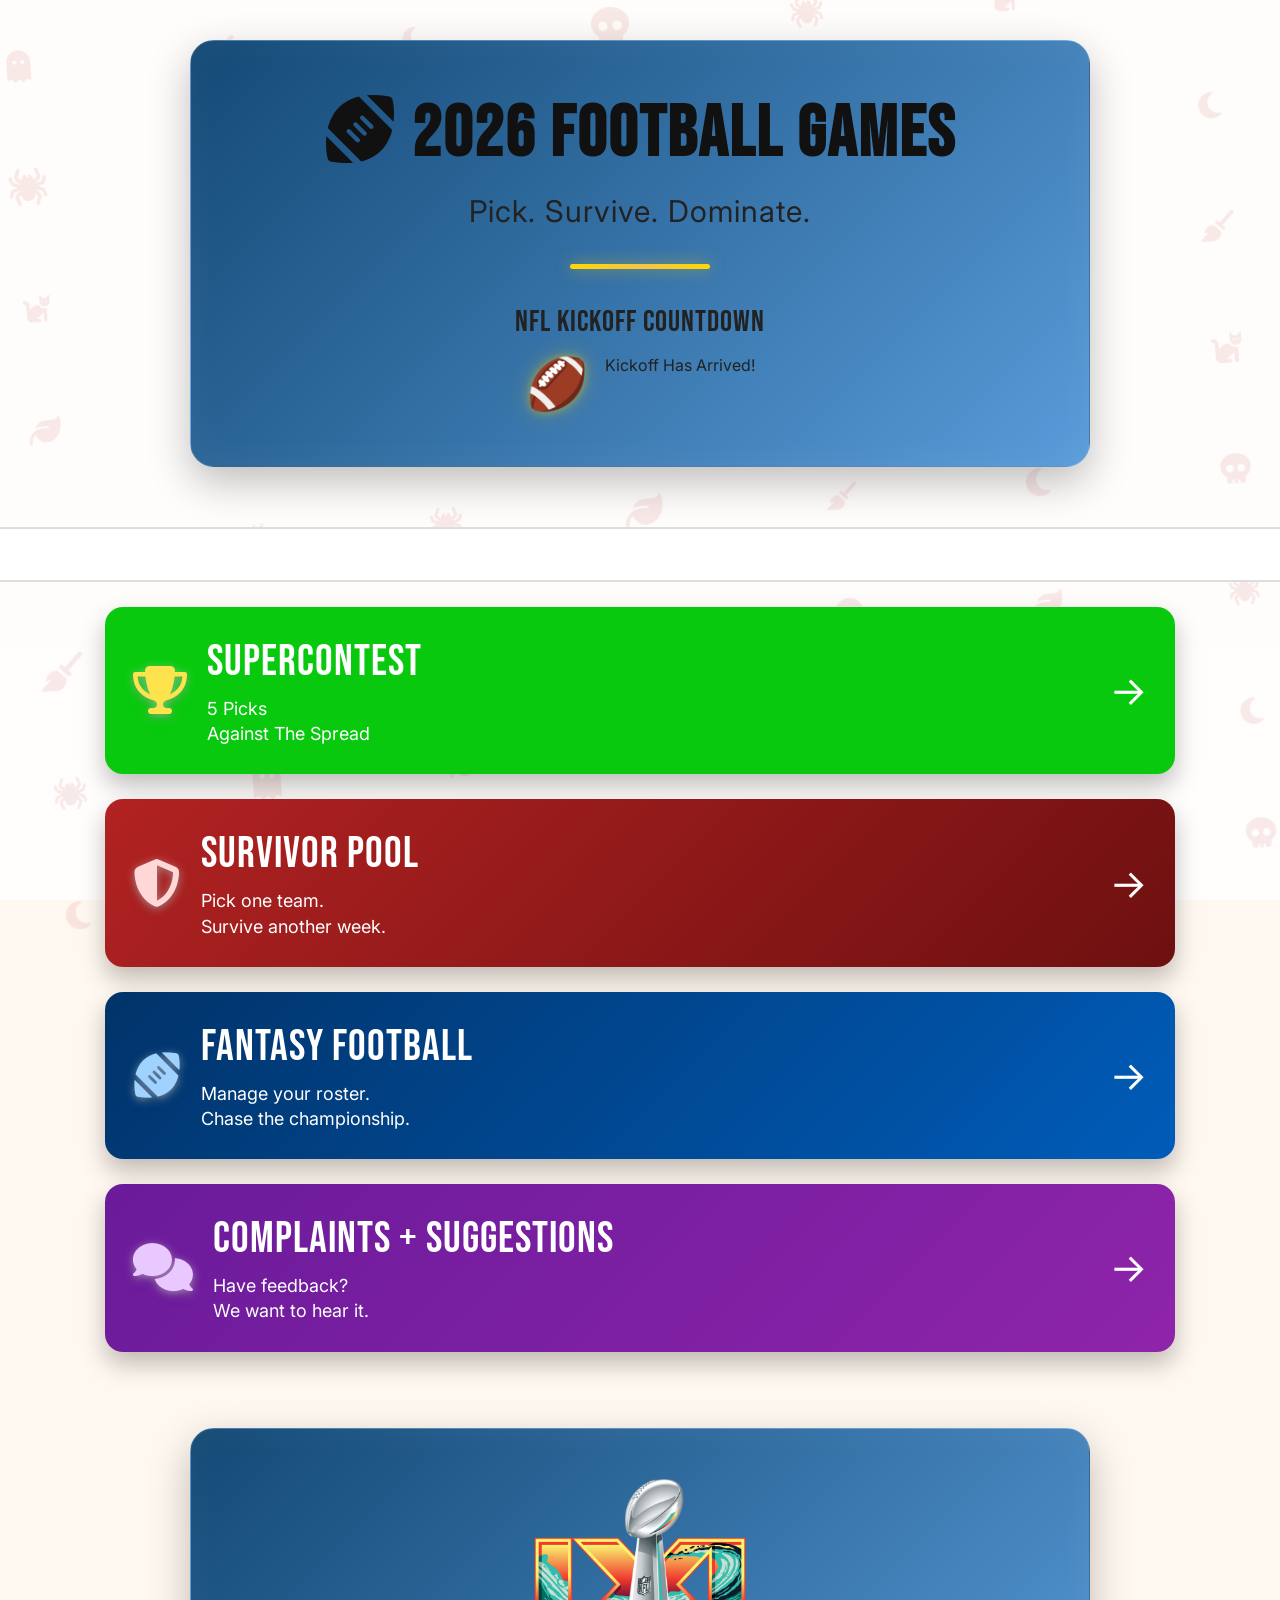
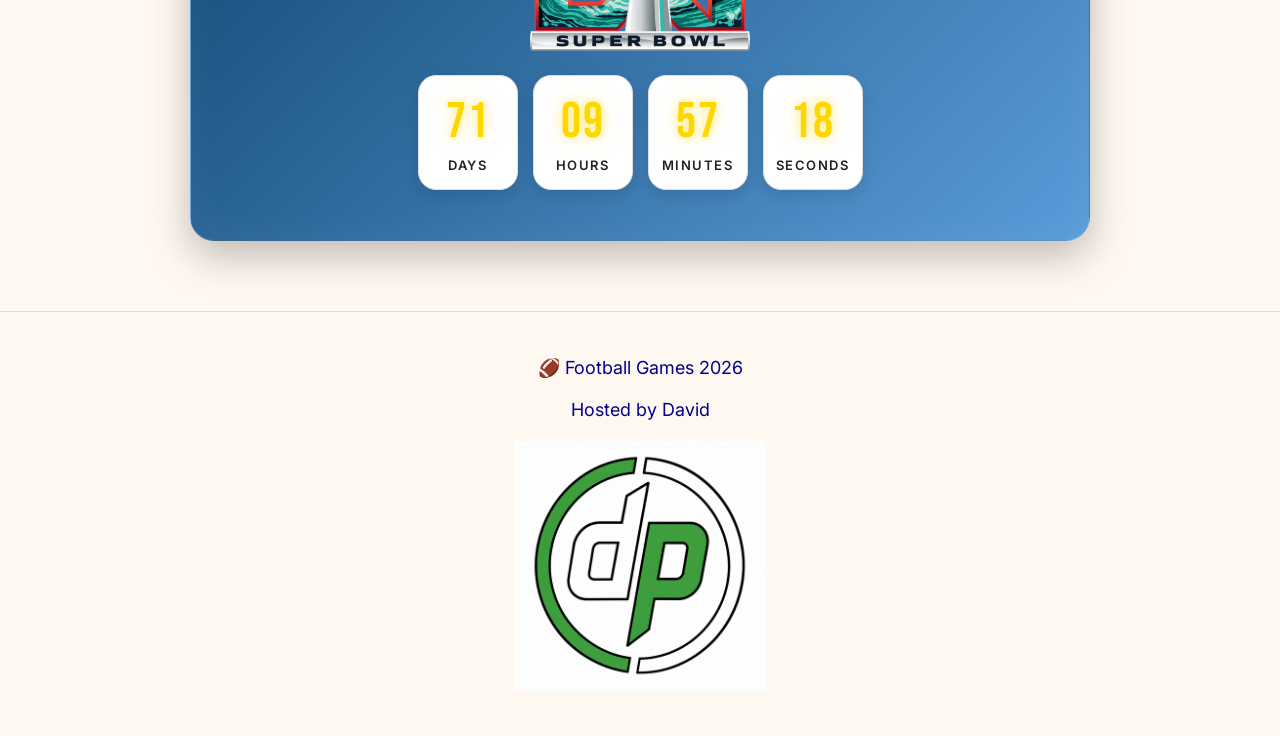
<file: index.html>
<!DOCTYPE html>
<html lang="en">
<head>

<link rel="preconnect" href="https://fonts.googleapis.com">

<link rel="preconnect" href="https://fonts.gstatic.com" crossorigin>

<link href="https://fonts.googleapis.com/css2?family=Bebas+Neue&family=Inter:wght@400;500;600;700&display=swap" rel="stylesheet">

<meta charset="UTF-8">

<meta name="viewport" content="width=device-width, initial-scale=1.0">

<title>2026 Football Games</title>

<link rel="icon" type="image/png" href="./dp-logo.png">

<link rel="preconnect" href="https://fonts.googleapis.com">

<link rel="preconnect" href="https://fonts.gstatic.com" crossorigin>

<link href="https://fonts.googleapis.com/css2?family=Bebas+Neue&family=Inter:wght@400;500;600;700&display=swap" rel="stylesheet">

<link rel="stylesheet" href="css/global.css">

<link rel="stylesheet" href="css/components.css">

<link rel="stylesheet" href="css/animations.css">

<link rel="stylesheet" href="css/tables.css">

<link rel="stylesheet" href="css/mobile.css">

<link rel="stylesheet" href="css/pages/home.css">

<link rel="stylesheet" href="https://cdnjs.cloudflare.com/ajax/libs/font-awesome/6.7.2/css/all.min.css">

</head>

<body>

<!-- HALLOWEEN BACKGROUND PATTERN -->

<div class="halloween-pattern" aria-hidden="true">

    <div><i class="fa-solid fa-ghost"></i></div>
    <div><i class="fa-solid fa-broom"></i></div>
    <div><i class="fa-solid fa-moon"></i></div>
    <div><i class="fa-solid fa-skull"></i></div>
    <div><i class="fa-solid fa-spider"></i></div>
    <div><i class="fa-solid fa-cat"></i></div>
    <div><i class="fa-solid fa-leaf"></i></div>

    <div><i class="fa-solid fa-spider"></i></div>
    <div><i class="fa-solid fa-leaf"></i></div>
    <div><i class="fa-solid fa-ghost"></i></div>
    <div><i class="fa-solid fa-cat"></i></div>
    <div><i class="fa-solid fa-broom"></i></div>
    <div><i class="fa-solid fa-skull"></i></div>
    <div><i class="fa-solid fa-moon"></i></div>

    <div><i class="fa-solid fa-cat"></i></div>
    <div><i class="fa-solid fa-moon"></i></div>
    <div><i class="fa-solid fa-leaf"></i></div>
    <div><i class="fa-solid fa-ghost"></i></div>
    <div><i class="fa-solid fa-skull"></i></div>
    <div><i class="fa-solid fa-spider"></i></div>
    <div><i class="fa-solid fa-broom"></i></div>

    <div><i class="fa-solid fa-leaf"></i></div>
    <div><i class="fa-solid fa-skull"></i></div>
    <div><i class="fa-solid fa-broom"></i></div>
    <div><i class="fa-solid fa-spider"></i></div>
    <div><i class="fa-solid fa-moon"></i></div>
    <div><i class="fa-solid fa-ghost"></i></div>
    <div><i class="fa-solid fa-cat"></i></div>

    <div><i class="fa-solid fa-ghost"></i></div>
    <div><i class="fa-solid fa-cat"></i></div>
    <div><i class="fa-solid fa-spider"></i></div>
    <div><i class="fa-solid fa-leaf"></i></div>
    <div><i class="fa-solid fa-broom"></i></div>
    <div><i class="fa-solid fa-moon"></i></div>
    <div><i class="fa-solid fa-skull"></i></div>

    <div><i class="fa-solid fa-broom"></i></div>
    <div><i class="fa-solid fa-moon"></i></div>
    <div><i class="fa-solid fa-skull"></i></div>
    <div><i class="fa-solid fa-cat"></i></div>
    <div><i class="fa-solid fa-ghost"></i></div>
    <div><i class="fa-solid fa-leaf"></i></div>
    <div><i class="fa-solid fa-spider"></i></div>

    <div><i class="fa-solid fa-spider"></i></div>
    <div><i class="fa-solid fa-ghost"></i></div>
    <div><i class="fa-solid fa-leaf"></i></div>
    <div><i class="fa-solid fa-skull"></i></div>
    <div><i class="fa-solid fa-cat"></i></div>
    <div><i class="fa-solid fa-broom"></i></div>
    <div><i class="fa-solid fa-moon"></i></div>

    <div><i class="fa-solid fa-moon"></i></div>
    <div><i class="fa-solid fa-broom"></i></div>
    <div><i class="fa-solid fa-cat"></i></div>
    <div><i class="fa-solid fa-spider"></i></div>
    <div><i class="fa-solid fa-leaf"></i></div>
    <div><i class="fa-solid fa-ghost"></i></div>
    <div><i class="fa-solid fa-skull"></i></div>

</div>


<section class="hero">
<div class="hero-content">

<h1><i class="fa-sharp fa-solid fa-football"></i> 2026 Football Games</h1>
<h2>Pick. Survive. Dominate.</h2>
<div class="hero-divider"></div>

<div class="countdown-title">NFL Kickoff Countdown</div>

<div id="countdown">

<div class="time-box">
<div class="number" id="days">00</div>
<div class="label">Days</div>
</div>

<div class="time-box">
<div class="number" id="hours">00</div>
<div class="label">Hours</div>
</div>

<div class="time-box">
<div class="number" id="minutes">00</div>
<div class="label">Minutes</div>
</div>

<div class="time-box">
<div class="number" id="seconds">00</div>
<div class="label">Seconds</div>
</div>

</div>
</div>
</section>


<div class="ticker">
<div class="ticker-track" id="liveTicker">
Loading NFL scores...
</div>
</div>


<div class="container">

<a href="supercontest.html" class="card supercontest">
<div class="left">
<div class="icon">
    <i class="fa-solid fa-trophy"></i>
</div>
<div>
<div class="title">SuperContest</div>
<div class="subtitle">5 Picks<br>Against The Spread</div>
</div>
</div>
<div class="arrow">→</div>
</a>


<a href="survivor.html" class="card survivor">
<div class="left">
<div class="icon">
    <i class="fa-solid fa-shield-halved"></i>
</div>
<div>
<div class="title">Survivor Pool</div>
<div class="subtitle">Pick one team.<br>Survive another week.</div>
</div>
</div>
<div class="arrow">→</div>
</a>


<a href="fantasy.html" class="card fantasy">
<div class="left">
<div class="icon">
    <i class="fa-solid fa-football"></i>
</div>
<div>
<div class="title">Fantasy Football</div>
<div class="subtitle">Manage your roster.<br>Chase the championship.</div>
</div>
</div>
<div class="arrow">→</div>
</a>


<a href="https://www.youtube.com/watch?v=kk8dFcopN1c" target="_blank" class="card suggestions">
<div class="left">
<div class="icon">
    <i class="fa-solid fa-comments"></i>
</div>
<div>
<div class="title">Complaints + Suggestions</div>
<div class="subtitle">Have feedback?<br>We want to hear it.</div>
</div>
</div>
<div class="arrow">→</div>
</a>

</div>

<!-- SUPER BOWL COUNTDOWN -->

<section class="hero" style="min-height:300px;padding-top:1px;padding-bottom:20px;">
    <div class="hero-content">

        <div class="superbowl-logo">
    <img src="logo.png" alt="Super Bowl LXI Logo">
</div>

        <div id="superbowlCountdown">

            <div class="time-box">
                <div class="number" id="sbDays">00</div>
                <div class="label">Days</div>
            </div>

            <div class="time-box">
                <div class="number" id="sbHours">00</div>
                <div class="label">Hours</div>
            </div>

            <div class="time-box">
                <div class="number" id="sbMinutes">00</div>
                <div class="label">Minutes</div>
            </div>

            <div class="time-box">
                <div class="number" id="sbSeconds">00</div>
                <div class="label">Seconds</div>
            </div>

        </div>

    </div>
</section>

<footer>
🏈 Football Games 2026
<br><br>
Hosted by David
<br><br>
<img src="dp-logo.png" alt="DP Logo" class="footer-logo">
</footer>


<script>

const kickoffDate=new Date("September 9, 2026 17:20:00").getTime();

function updateCountdown(){

const now=new Date().getTime();
const distance=kickoffDate-now;

const days=Math.floor(distance/(1000*60*60*24));
const hours=Math.floor((distance%(1000*60*60*24))/(1000*60*60));
const minutes=Math.floor((distance%(1000*60*60))/(1000*60));
const seconds=Math.floor((distance%(1000*60))/1000);

document.getElementById("days").innerHTML=String(days).padStart(2,"0");
document.getElementById("hours").innerHTML=String(hours).padStart(2,"0");
document.getElementById("minutes").innerHTML=String(minutes).padStart(2,"0");
document.getElementById("seconds").innerHTML=String(seconds).padStart(2,"0");

if(distance<0){
document.getElementById("countdown").innerHTML="<div class='number'>🏈</div><div>Kickoff Has Arrived!</div>";
}

}

updateCountdown();
setInterval(updateCountdown,1000);

const superBowlDate = new Date("February 14, 2027 13:30:00").getTime();

function updateSuperBowlCountdown(){

    const now = new Date().getTime();
    const distance = superBowlDate - now;

    const days = Math.floor(distance/(1000*60*60*24));
    const hours = Math.floor((distance%(1000*60*60*24))/(1000*60*60));
    const minutes = Math.floor((distance%(1000*60*60))/(1000*60));
    const seconds = Math.floor((distance%(1000*60))/1000);

    document.getElementById("sbDays").innerHTML =
        String(days).padStart(2,"0");

    document.getElementById("sbHours").innerHTML =
        String(hours).padStart(2,"0");

    document.getElementById("sbMinutes").innerHTML =
        String(minutes).padStart(2,"0");

    document.getElementById("sbSeconds").innerHTML =
        String(seconds).padStart(2,"0");

    if(distance < 0){
        document.getElementById("superbowlCountdown").innerHTML =
        "<div class='number'>🏆</div><div>Super Bowl Has Arrived!</div>";
    }

}

updateSuperBowlCountdown();
setInterval(updateSuperBowlCountdown,1000);

async function updateNFLTicker(){

const ticker=document.getElementById("liveTicker");

try{

const response=await fetch("https://site.api.espn.com/apis/site/v2/sports/football/nfl/scoreboard");

const data=await response.json();

let output="";

data.events.forEach(game=>{

const teams=game.competitions[0].competitors;

const away=teams.find(team=>team.homeAway==="away");
const home=teams.find(team=>team.homeAway==="home");

if(!away||!home)return;

const status=game.status.type;

let statusText="";


if(status.state==="in"){

statusText=`<span class="live">🔴 LIVE</span> ${status.shortDetail}`;

}

else if(status.completed){

statusText=`<span class="final">FINAL</span>`;

}

else{

const kickoff=new Date(game.date).toLocaleTimeString([],{
hour:"numeric",
minute:"2-digit"
});

statusText=`<span class="upcoming">${kickoff}</span>`;

}


output+=`

<span class="ticker-game">

${statusText}

<img class="team-logo"
src="${away.team.logo}"
alt="${away.team.displayName}">

${away.score||""}

&nbsp;-&nbsp;

${home.score||""}

<img class="team-logo"
src="${home.team.logo}"
alt="${home.team.displayName}">

</span>

`;

});


if(output===""){
output="<span>🏈 No NFL games scheduled</span>";
}

ticker.innerHTML=output;

}

catch(error){

console.log("NFL ticker error:",error);

ticker.innerHTML="<span>🏈 NFL scores unavailable</span>";

}

}


updateNFLTicker();

setInterval(updateNFLTicker,60000);

</script>

</body>
</html>
</file>
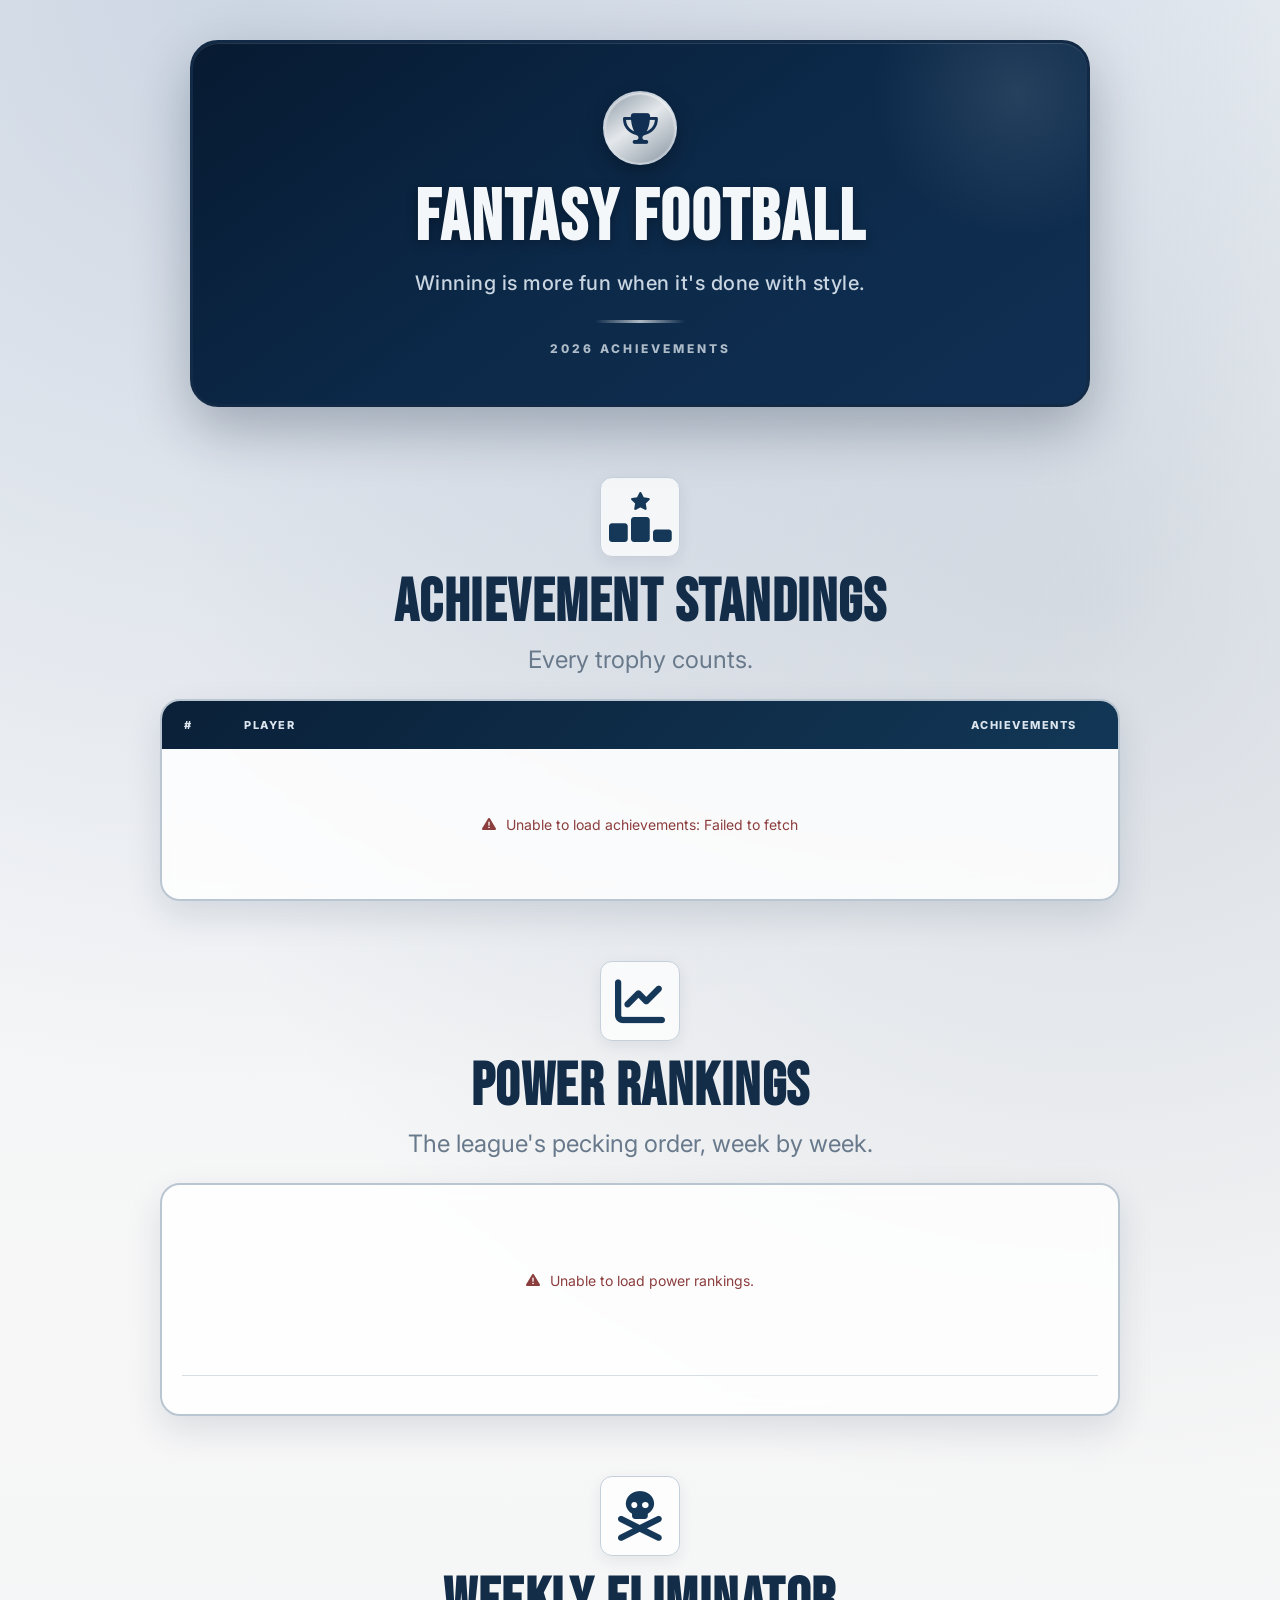
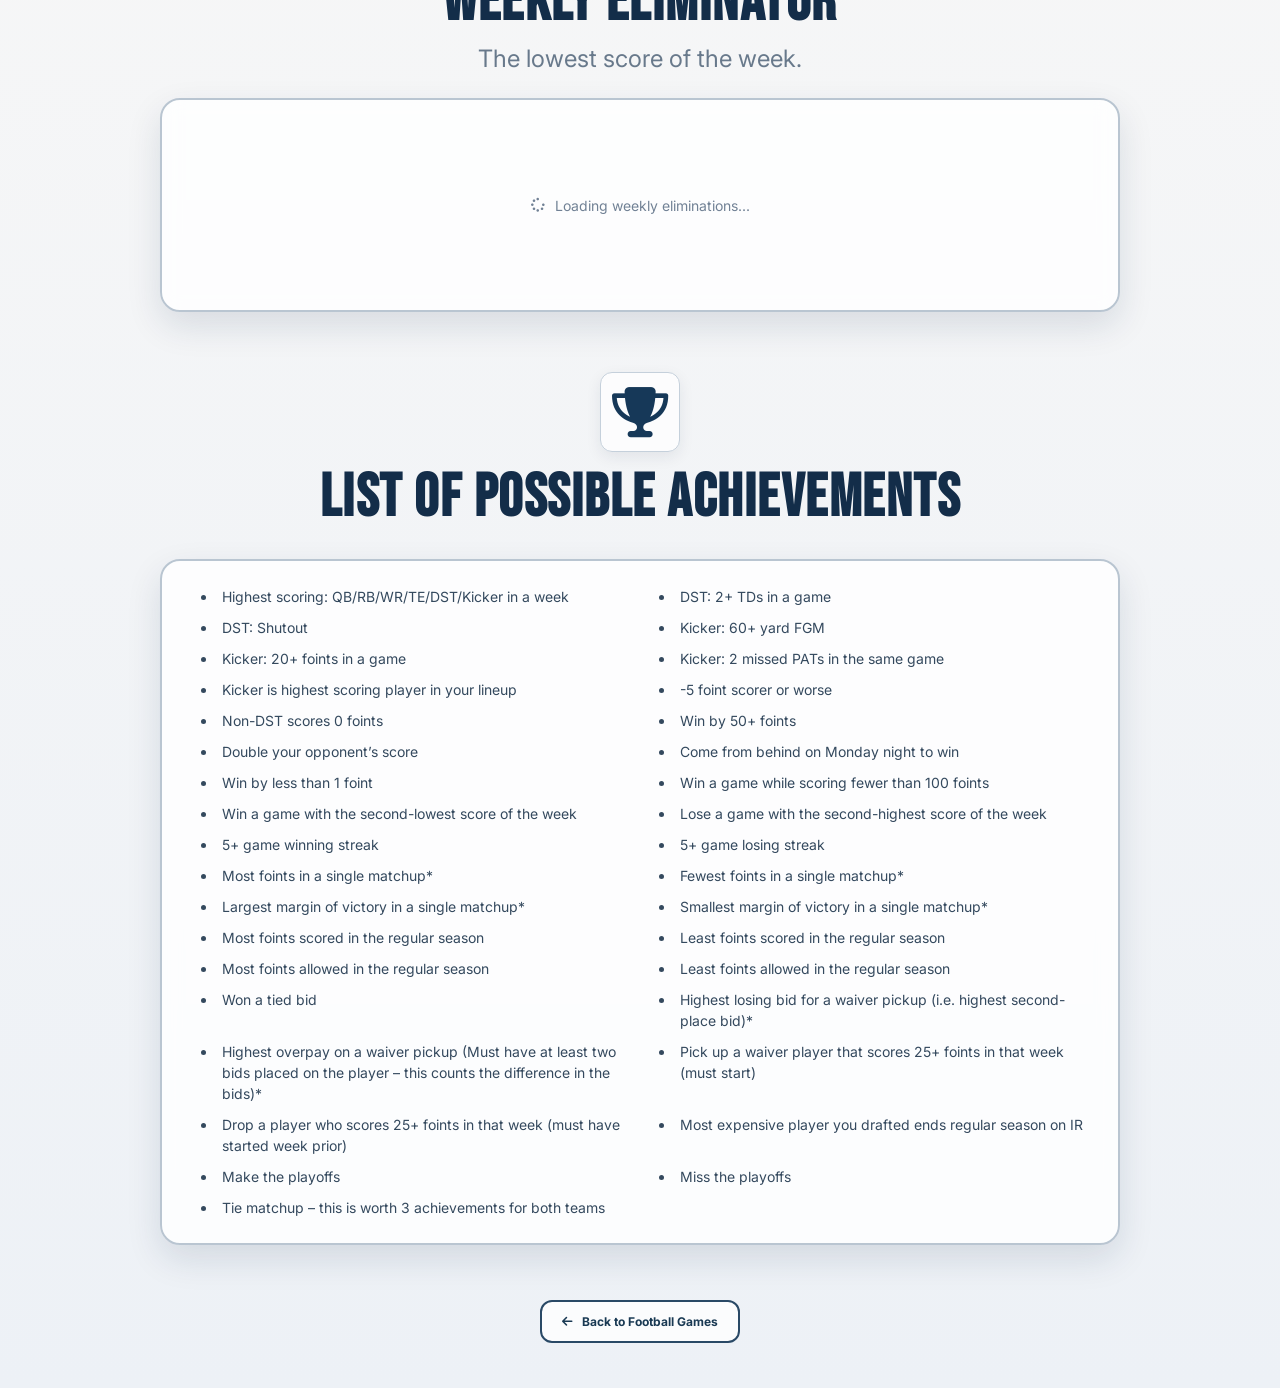
<file: fantasy.html>
<!DOCTYPE html>

<html lang="en">
<head>

<meta charset="UTF-8">
<meta name="viewport" content="width=device-width, initial-scale=1.0">

<title>Fantasy Football | Football Games 2026</title>

<!-- Google Fonts -->

<link rel="preconnect" href="https://fonts.googleapis.com">
<link rel="preconnect" href="https://fonts.gstatic.com" crossorigin>

<link href="https://fonts.googleapis.com/css2?family=Bebas+Neue&family=Inter:wght@400;500;600;700;800&display=swap" rel="stylesheet">

<!-- Font Awesome -->

<link
    rel="stylesheet"
    href="https://cdnjs.cloudflare.com/ajax/libs/font-awesome/6.5.2/css/all.min.css"
>

<!-- Shared CSS -->

<link rel="stylesheet" href="css/global.css">
<link rel="stylesheet" href="css/components.css">
<link rel="stylesheet" href="css/animations.css">
<link rel="stylesheet" href="css/tables.css">

<!-- Fantasy Page CSS -->

<link rel="stylesheet" href="css/pages/fantasy.css">

<link rel="stylesheet" href="css/mobile.css">

<link rel="icon" type="image/png" href="./dp-logo.png">

</head>

<body class="fantasy-page">

<div class="page-container">

<!-- ========================================
     HERO
======================================== -->

<section class="fantasy-hero fade-in">

<div class="fantasy-hero-content">

<div class="fantasy-trophy-icon">
    <i class="fa-solid fa-trophy"></i>
</div>

<h1>FANTASY FOOTBALL</h1>

<p>
    Winning is more fun when it's done with style.
</p>

<div class="fantasy-divider"></div>

<div class="fantasy-season">
    2026 ACHIEVEMENTS
</div>

</div>

</section>

<!-- ========================================
     ACHIEVEMENT STANDINGS
======================================== -->

<section class="fantasy-section standings-section">

<div class="section-heading">

<div class="section-heading-icon">
    <i class="fa-solid fa-ranking-star"></i>
</div>

<h2>ACHIEVEMENT STANDINGS</h2>

<p>
    Every trophy counts.
</p>

</div>

<div class="standings-card">

<div class="standings-header">

    <div class="standings-header-rank">#</div>
    <div class="standings-header-player">PLAYER</div>
    <div class="standings-header-achievements">ACHIEVEMENTS</div>

</div>

<div id="standingsBody">

    <div class="loading-message">
        <i class="fa-solid fa-spinner fa-spin"></i>
        Loading achievements...
    </div>

</div>

</div>

</section>

<!-- ========================================
     POWER RANKINGS
======================================== -->

<section class="fantasy-section power-rankings-section">

<div class="section-heading">

<div class="section-heading-icon">
    <i class="fa-solid fa-chart-line"></i>
</div>

<h2>POWER RANKINGS</h2>

<p>
    The league's pecking order, week by week.
</p>

</div>

<div class="power-rankings-card">

<div id="powerRankingsChartWrap" class="power-rankings-chart-wrap">

    <div id="powerRankingsChart" class="power-rankings-chart">
        <div class="loading-message">
            <i class="fa-solid fa-spinner fa-spin"></i>
            Loading power rankings...
        </div>
    </div>

    <div id="powerRankingsTooltip" class="power-rankings-tooltip"></div>

</div>

<div id="powerRankingsLegend" class="power-rankings-legend"></div>

</div>

</section>

<!-- ========================================
     WEEKLY ELIMINATIONS
======================================== -->

<section class="fantasy-section weekly-eliminations-section">

<div class="section-heading">

<div class="section-heading-icon">
    <i class="fa-solid fa-skull-crossbones"></i>
</div>

<h2>WEEKLY ELIMINATOR</h2>

<p>
    The lowest score of the week.
</p>

</div>

<div
    class="weekly-eliminations-card"
    id="weeklyEliminations"
>

    <div class="loading-message">

        <i class="fa-solid fa-spinner fa-spin"></i>

        Loading weekly eliminations...

    </div>

</div>

</section>


<!-- ========================================
     POSSIBLE ACHIEVEMENTS
======================================== -->

<section class="fantasy-section fantasy-achievements-list-section">

<div class="section-heading">

<div class="section-heading-icon">
    <i class="fa-solid fa-trophy"></i>
</div>

<h2>LIST OF POSSIBLE ACHIEVEMENTS</h2>

</div>

<div class="possible-achievements-card">

<ul class="possible-achievements-list">

    <li>Highest scoring: QB/RB/WR/TE/DST/Kicker in a week</li>

    <li>DST: 2+ TDs in a game</li>

    <li>DST: Shutout</li>

    <li>Kicker: 60+ yard FGM</li>

    <li>Kicker: 20+ foints in a game</li>

    <li>Kicker: 2 missed PATs in the same game</li>

    <li>Kicker is highest scoring player in your lineup</li>

    <li>-5 foint scorer or worse</li>

    <li>Non-DST scores 0 foints</li>

    <li>Win by 50+ foints</li>

    <li>Double your opponent’s score</li>

    <li>Come from behind on Monday night to win</li>

    <li>Win by less than 1 foint</li>

    <li>Win a game while scoring fewer than 100 foints</li>

    <li>Win a game with the second-lowest score of the week</li>

    <li>Lose a game with the second-highest score of the week</li>

    <li>5+ game winning streak</li>

    <li>5+ game losing streak</li>

    <li>Most foints in a single matchup*</li>

    <li>Fewest foints in a single matchup*</li>

    <li>Largest margin of victory in a single matchup*</li>

    <li>Smallest margin of victory in a single matchup*</li>

    <li>Most foints scored in the regular season</li>

    <li>Least foints scored in the regular season</li>

    <li>Most foints allowed in the regular season</li>

    <li>Least foints allowed in the regular season</li>

    <li>Won a tied bid</li>

    <li>Highest losing bid for a waiver pickup (i.e. highest second-place bid)*</li>

    <li>Highest overpay on a waiver pickup (Must have at least two bids placed on the player – this counts the difference in the bids)*</li>

    <li>Pick up a waiver player that scores 25+ foints in that week (must start)</li>

    <li>Drop a player who scores 25+ foints in that week (must have started week prior)</li>

    <li>Most expensive player you drafted ends regular season on IR</li>

    <li>Make the playoffs</li>

    <li>Miss the playoffs</li>

    <li>Tie matchup – this is worth 3 achievements for both teams</li>

</ul>

</div>

</section>

<!-- ========================================
     NAVIGATION
======================================== -->

<div class="fantasy-navigation">

<a href="index.html" class="fantasy-back-button">

<i class="fa-solid fa-arrow-left"></i>

Back to Football Games

</a>

</div>

<script>

/* ========================================
   FANTASY FOOTBALL DATA
======================================== */

const ACHIEVEMENTS_CSV =
    "https://docs.google.com/spreadsheets/d/e/2PACX-1vR99reJE_4SBXOZWNyz1-YjJ0L_rT29dolRyvh9BPFbw6mDgLBK-ayncHCMaqLYOpqWWAxh5NxpBHhA/pub?gid=0&single=true&output=csv";

const POWER_RANKINGS_CSV =
    "https://docs.google.com/spreadsheets/d/e/2PACX-1vR99reJE_4SBXOZWNyz1-YjJ0L_rT29dolRyvh9BPFbw6mDgLBK-ayncHCMaqLYOpqWWAxh5NxpBHhA/pub?gid=1961780368&single=true&output=csv";

const FOINTS_CSV =
    "https://docs.google.com/spreadsheets/d/e/2PACX-1vR99reJE_4SBXOZWNyz1-YjJ0L_rT29dolRyvh9BPFbw6mDgLBK-ayncHCMaqLYOpqWWAxh5NxpBHhA/pub?gid=564201933&single=true&output=csv";

const PLAYERS = [
    "David",
    "Brett",
    "Matt",
    "Drew",
    "Chris",
    "Don",
    "Tucker",
    "George",
    "Michael",
    "Sam"
];


let achievements = [];

let fointsData = [];

/* ========================================
   ELEMENTS
======================================== */

const standingsBody =
    document.getElementById("standingsBody");

const powerRankingsChart =
    document.getElementById("powerRankingsChart");

const powerRankingsChartWrap =
    document.getElementById("powerRankingsChartWrap");

const powerRankingsTooltip =
    document.getElementById("powerRankingsTooltip");

const powerRankingsLegend =
    document.getElementById("powerRankingsLegend");


/* ========================================
   CSV PARSER
   Handles quoted commas as well
======================================== */

function parseCSV(text) {

    const rows = [];

    let row = [];
    let cell = "";
    let insideQuotes = false;

    for (let i = 0; i < text.length; i++) {

        const character = text[i];
        const nextCharacter = text[i + 1];

        if (character === '"' && insideQuotes && nextCharacter === '"') {

            cell += '"';
            i++;

        } else if (character === '"') {

            insideQuotes = !insideQuotes;

        } else if (character === "," && !insideQuotes) {

            row.push(cell);
            cell = "";

        } else if (
            (character === "\n" || character === "\r") &&
            !insideQuotes
        ) {

            if (character === "\r" && nextCharacter === "\n") {
                i++;
            }

            row.push(cell);
            cell = "";

            if (row.some(value => value.trim() !== "")) {
                rows.push(row);
            }

            row = [];

        } else {

            cell += character;

        }

    }


    if (cell !== "" || row.length > 0) {

        row.push(cell);

        if (row.some(value => value.trim() !== "")) {
            rows.push(row);
        }

    }

    return rows;
}


/* ========================================
   HTML ESCAPE
======================================== */

function escapeHTML(value) {

    return String(value)
        .replace(/&/g, "&amp;")
        .replace(/</g, "&lt;")
        .replace(/>/g, "&gt;")
        .replace(/"/g, "&quot;")
        .replace(/'/g, "&#039;");

}


/* ========================================
   POWER RANKINGS
======================================== */

const POWER_RANKING_WEEKS = [
    "1",
    "2",
    "3",
    "4",
    "6",
    "7",
    "8",
    "9",
    "10",
    "11",
    "12",
    "13",
    "14",
    "15",
    "16",
    "17"
];

const POWER_RANKING_COLORS = [
    "#8E24AA",
    "#B22222",
    "#17823B",
    "#0B5CAB",
    "#D97706",
    "#00838F",
    "#6D4C41",
    "#3949AB",
    "#C2185B",
    "#546E7A"
];

let powerRankings = [];


/* ========================================
   POWER RANKING HELPERS
======================================== */

function getPowerRankingWeekLabel(week) {

    return `Week ${week}`;

}

function isPowerRankingImageURL(value) {
    const trimmedValue = (value || "").trim();

    return /^https?:\/\/\S+\.(jpg|jpeg|png|gif|webp|avif)(\?[^\s]*)?$/i
        .test(trimmedValue);
}


function getPowerRankingData(playerName) {

    return POWER_RANKING_WEEKS.map(week => {

        const item = powerRankings.find(entry =>
            entry.player.toLowerCase() === playerName.toLowerCase() &&
            entry.week.toUpperCase() === week.toUpperCase()
        );

        if (!item) {
            return {
                week,
                rank: null,
                message: ""
            };
        }

        const parsedRank = Number(item.rank);

        return {
            week,
            rank: Number.isFinite(parsedRank)
                ? parsedRank
                : null,
            message: item.message || ""
        };

    });

}


/* ========================================
   GET LAST WEEK'S RANKING
======================================== */

function getLastWeekRank(playerName, currentWeek) {

    const currentWeekIndex =
        POWER_RANKING_WEEKS.indexOf(currentWeek);

    if (currentWeekIndex <= 0) {
        return null;
    }

    const previousWeek =
        POWER_RANKING_WEEKS[currentWeekIndex - 1];

    const previousItem =
        powerRankings.find(entry =>
            entry.player.toLowerCase() === playerName.toLowerCase() &&
            entry.week.toUpperCase() === previousWeek.toUpperCase()
        );

    if (!previousItem) {
        return null;
    }

    const parsedRank =
        Number(previousItem.rank);

    return Number.isFinite(parsedRank)
        ? parsedRank
        : null;

}


function buildPowerRankingPath(points) {

    let path = "";
    let hasPoint = false;

    points.forEach(point => {

        if (point.rank === null) {
            hasPoint = false;
            return;
        }

        const command = hasPoint ? "L" : "M";

        path += `${command} ${point.x} ${point.y} `;
        hasPoint = true;

    });

    return path.trim();

}

let powerRankingTooltipHideTimer = null;

function schedulePowerRankingTooltipHide() {

    clearTimeout(powerRankingTooltipHideTimer);

    powerRankingTooltipHideTimer = setTimeout(() => {

        if (!powerRankingsTooltip.matches(":hover")) {
            hidePowerRankingTooltip();
        }

    }, 200);

}


function showPowerRankingTooltip(event, playerName, item) {

    if (item.rank === null) {
        return;
    }

    const chartRect =
        powerRankingsChartWrap.getBoundingClientRect();

    let left =
        event.clientX - chartRect.left + 14;

    let top =
        event.clientY - chartRect.top + 14;


    const lastWeekRank =
        getLastWeekRank(playerName, item.week);


    powerRankingsTooltip.innerHTML = `

        <div class="power-rankings-tooltip-player">
            ${escapeHTML(playerName)}
        </div>

        <div class="power-rankings-tooltip-week">
            ${escapeHTML(getPowerRankingWeekLabel(item.week))}
        </div>

                <div class="power-rankings-tooltip-rank">
            #${item.rank} | LW: ${
                lastWeekRank === null
                    ? "—"
                    : `#${lastWeekRank}`
            }
        </div>

                ${
            item.message
                ? isPowerRankingImageURL(item.message)
                    ? `
                        <div class="power-rankings-tooltip-message">
                            <img
                                src="${escapeHTML(item.message)}"
                                alt="${escapeHTML(playerName)} power rankings"
                                style="
                                    display: block;
                                    max-width: 100%;
                                    width: 260px;
                                    max-height: 220px;
                                    object-fit: contain;
                                    border-radius: 8px;
                                    margin: 10px auto 0;
                                "
                            >
                        </div>
                      `
                    : `
                        <div class="power-rankings-tooltip-message">
                            ${escapeHTML(item.message)}
                        </div>
                      `
                : ""
        }

    `;

    powerRankingsTooltip.style.display = "block";

    const tooltipWidth =
        powerRankingsTooltip.offsetWidth;

    const tooltipHeight =
        powerRankingsTooltip.offsetHeight;

    const maxLeft =
        chartRect.width - tooltipWidth - 10;

    const maxTop =
        chartRect.height - tooltipHeight - 10;

    left = Math.min(left, maxLeft);
    top = Math.min(top, maxTop);

    left = Math.max(left, 10);
    top = Math.max(top, 10);

    powerRankingsTooltip.style.left =
        `${left}px`;

    powerRankingsTooltip.style.top =
        `${top}px`;

}


function hidePowerRankingTooltip() {

    powerRankingsTooltip.style.display =
        "none";

}


/* ========================================
   RENDER POWER RANKINGS
======================================== */

function renderPowerRankings() {

    if (!powerRankings.length) {

        powerRankingsChart.innerHTML = `

            <div class="error-message">
                <i class="fa-solid fa-triangle-exclamation"></i>
                <span>No power rankings found.</span>
            </div>

        `;

        powerRankingsLegend.innerHTML = "";

        return;

    }


    const width = 1100;
    const height = 560;

    const margin = {
        top: 35,
        right: 35,
        bottom: 65,
        left: 55
    };

    const plotWidth =
        width - margin.left - margin.right;

    const plotHeight =
        height - margin.top - margin.bottom;


    const xStep =
        plotWidth / (POWER_RANKING_WEEKS.length - 1);

    const yStep =
        plotHeight / 9;


    const xForIndex = index =>
        margin.left + (index * xStep);


    const yForRank = rank =>
        margin.top + ((rank - 1) * yStep);


    let svg = `

        <svg
            class="power-rankings-svg"
            viewBox="0 0 ${width} ${height}"
            role="img"
            aria-label="Fantasy football power rankings from Week 1 through Week 17"
        >

            <rect
                x="0"
                y="0"
                width="${width}"
                height="${height}"
                rx="14"
                class="power-rankings-svg-background"
            />

    `;


    /* Y-AXIS GRID + LABELS */

    for (let rank = 1; rank <= 10; rank++) {

        const y =
            yForRank(rank);

        svg += `

            <line
                x1="${margin.left}"
                y1="${y}"
                x2="${width - margin.right}"
                y2="${y}"
                class="power-rankings-grid-line"
            />

            <text
                x="${margin.left - 13}"
                y="${y + 5}"
                text-anchor="end"
                class="power-rankings-axis-label"
            >
                #${rank}
            </text>

        `;

    }


    /* X-AXIS LABELS */

    POWER_RANKING_WEEKS.forEach((week, index) => {

        const x =
            xForIndex(index);

        const label =
            `W${week}`;

        svg += `

            <text
                x="${x}"
                y="${height - 28}"
                text-anchor="middle"
                class="power-rankings-week-label"
            >
                ${label}
            </text>

        `;

    });


    /* PLAYER LINES + POINTS */

    PLAYERS.forEach((playerName, playerIndex) => {

        const color =
            POWER_RANKING_COLORS[playerIndex];

        const playerData =
            getPowerRankingData(playerName);


        const points =
            playerData.map((item, index) => ({

                ...item,

                x: xForIndex(index),

                y: item.rank === null
                    ? null
                    : yForRank(item.rank)

            }));


        const pathPoints =
            points.filter(point =>
                point.rank !== null
            );


        /*
         * Draw each continuous section separately so
         * missing future weeks do not create a line.
         */

        let currentSegment = [];

        const segments = [];

        points.forEach(point => {

            if (point.rank === null) {

                if (currentSegment.length) {
                    segments.push(currentSegment);
                    currentSegment = [];
                }

                return;

            }

            currentSegment.push(point);

        });


        if (currentSegment.length) {
            segments.push(currentSegment);
        }


        segments.forEach(segment => {

            if (segment.length < 2) {
                return;
            }

svg += `

    <path
        d="${buildPowerRankingPath(segment)}"
        class="power-ranking-line"
        data-player="${escapeHTML(playerName)}"
        style="stroke:${color}"
    />

`;

        });


        points.forEach(point => {

            if (point.rank === null) {
                return;
            }


            const weekLabel =
                getPowerRankingWeekLabel(point.week);


            svg += `

                <circle
                    cx="${point.x}"
                    cy="${point.y}"
                    r="6"
                    class="power-ranking-point"
                    style="fill:${color};stroke:${color}"
                    tabindex="0"
                    data-player="${escapeHTML(playerName)}"
                    data-week="${escapeHTML(weekLabel)}"
                    data-rank="${point.rank}"
                >


                </circle>

            `;

        });

    });


    svg += `

        </svg>

    `;


    powerRankingsChart.innerHTML =
        svg;


    /* ========================================
       POINT HOVER EVENTS
    ======================================== */

    powerRankingsChart
        .querySelectorAll(".power-ranking-point")
        .forEach(point => {

            const playerName =
                point.dataset.player;

            const week =
                point.dataset.week;

point.addEventListener(
    "mouseenter",
    event => {

        powerRankingsChart
            .querySelectorAll(".power-ranking-line")
            .forEach(line => {
                line.classList.toggle(
                    "power-ranking-line-active",
                    line.dataset.player === playerName
                );
            });

        powerRankingsChart
            .querySelector("svg")
            .classList.add("power-ranking-hover");

        const item =
            getPowerRankingData(playerName)
                .find(entry =>
                    getPowerRankingWeekLabel(entry.week) === week
                );

        if (item) {
            showPowerRankingTooltip(
                event,
                playerName,
                item
            );
        }

    }
);


            point.addEventListener(
                "mousemove",
                event => {

                    const item =
                        getPowerRankingData(playerName)
                            .find(entry =>
                                getPowerRankingWeekLabel(entry.week) === week
                            );

                    if (item) {
                        showPowerRankingTooltip(
                            event,
                            playerName,
                            item
                        );
                    }

                }
            );


point.addEventListener(
    "mouseleave",
    event => {

        powerRankingsChart
            .querySelectorAll(".power-ranking-line")
            .forEach(line => {
                line.classList.remove("power-ranking-line-active");
            });

        powerRankingsChart
            .querySelector("svg")
            .classList.remove("power-ranking-hover");

        if (window.innerWidth > 700) {
            schedulePowerRankingTooltipHide();
        }

    }
);


            point.addEventListener(
                "focus",
                event => {

                    const item =
                        getPowerRankingData(playerName)
                            .find(entry =>
                                getPowerRankingWeekLabel(entry.week) === week
                            );

                    if (item) {
                        showPowerRankingTooltip(
                            event,
                            playerName,
                            item
                        );
                    }

                }
            );


            point.addEventListener(
    "blur",
    event => {
        if (window.innerWidth > 700) {
            schedulePowerRankingTooltipHide();
        }
    }
);

            powerRankingsTooltip.addEventListener("mouseenter", () => {

    clearTimeout(powerRankingTooltipHideTimer);

});

powerRankingsTooltip.addEventListener("mouseleave", () => {

    hidePowerRankingTooltip();

});


            /* ========================================
               MOBILE TOOLTIP
            ======================================== */

            point.addEventListener(
                "click",
                event => {

                    if (window.innerWidth > 700) {
                        return;
                    }

                    event.stopPropagation();

                    const item =
                        getPowerRankingData(playerName)
                            .find(entry =>
                                getPowerRankingWeekLabel(entry.week) === week
                            );

                    if (item) {

                        showPowerRankingTooltip(
                            event,
                            playerName,
                            item
                        );

                    }

                }
            );

        });


    /* ========================================
       MOBILE TOOLTIP CLOSE
    ======================================== */

    powerRankingsChartWrap.addEventListener(
        "click",
        event => {

            if (window.innerWidth > 700) {
                return;
            }

            if (
                !event.target.closest(".power-ranking-point") &&
                !event.target.closest(".power-rankings-tooltip")
            ) {

                hidePowerRankingTooltip();

            }

        }
    );


    /* ========================================
       LEGEND
    ======================================== */

    powerRankingsLegend.innerHTML = "";

    PLAYERS.forEach((player, index) => {

        const legendItem =
            document.createElement("div");

        legendItem.className =
            "power-rankings-legend-item";

        legendItem.innerHTML = `

            <span
                class="power-rankings-legend-dot"
                style="background:${POWER_RANKING_COLORS[index]}"
            ></span>

            <span>
                ${escapeHTML(player)}
            </span>

        `;

        powerRankingsLegend.appendChild(
            legendItem
        );

    });

}


/* ========================================
   LOAD POWER RANKINGS
======================================== */

async function loadPowerRankings() {

    try {

        const response =
            await fetch(
                POWER_RANKINGS_CSV +
                "&cache=" +
                Date.now()
            );


        if (!response.ok) {
            throw new Error(
                "Unable to load power rankings CSV"
            );
        }


        const csvText =
            await response.text();


        const rows =
            parseCSV(csvText);


        if (rows.length < 1) {
            throw new Error(
                "No power ranking data found"
            );
        }


        const headers =
            rows[0].map(header =>
                header.trim().toLowerCase()
            );


        const weekIndex =
            headers.indexOf("week");

        const playerIndex =
            headers.indexOf("player");

        const rankIndex =
            headers.indexOf("rank");

        const messageIndex =
            headers.indexOf("message");


        if (
            weekIndex === -1 ||
            playerIndex === -1 ||
            rankIndex === -1 ||
            messageIndex === -1
        ) {

            throw new Error(
                "Power Rankings CSV must contain Week, Player, Rank, and Message columns."
            );

        }


        powerRankings =
            rows
                .slice(1)
                .map(row => ({

                    week:
                        (row[weekIndex] || "")
                            .trim(),

                    player:
                        (row[playerIndex] || "")
                            .trim(),

                    rank:
                        (row[rankIndex] || "")
                            .trim(),

                    message:
                        (row[messageIndex] || "")
                            .trim()

                }))
                .filter(item =>
                    item.week &&
                    item.player
                );


        renderPowerRankings();

    }


    catch (error) {

        console.error(
            "Fantasy power rankings loading error:",
            error
        );


        powerRankingsChart.innerHTML = `

            <div class="error-message">

                <i class="fa-solid fa-triangle-exclamation"></i>

                <span>
                    Unable to load power rankings.
                </span>

            </div>

        `;

        powerRankingsLegend.innerHTML = "";

    }

}


/* ========================================
   LOAD ACHIEVEMENTS
======================================== */

async function loadAchievements() {

    try {

        const response =
            await fetch(ACHIEVEMENTS_CSV + "&cache=" + Date.now());

        if (!response.ok) {
            throw new Error("Unable to load CSV");
        }

        const csvText = await response.text();

        const rows = parseCSV(csvText);

        if (rows.length < 1) {
            throw new Error("No data found");
        }


        /* --------------------------------
           Read headers
        -------------------------------- */

        const headers = rows[0].map(header =>
            header.trim().toLowerCase()
        );


        const nameIndex =
            headers.indexOf("name");

        const achievementIndex =
            headers.indexOf("achievement");

        const weekIndex =
            headers.indexOf("week");


        if (
            nameIndex === -1 ||
            achievementIndex === -1 ||
            weekIndex === -1
        ) {

            throw new Error(
                "CSV must contain Name, Achievement, and Week columns."
            );

        }


        /* --------------------------------
           Convert rows to objects
        -------------------------------- */

        achievements = rows
            .slice(1)
            .map(row => {

                return {

                    name:
                        (row[nameIndex] || "").trim(),

                    achievement:
                        (row[achievementIndex] || "").trim(),

                    week:
                        (row[weekIndex] || "").trim()

                };

            })
            .filter(item =>
                item.name &&
                item.achievement
            );


        renderStandings();

    }

 catch (error) {

    console.error(
        "Fantasy achievement loading error:",
        error
    );

    standingsBody.innerHTML = `

        <div class="error-message">

            <i class="fa-solid fa-triangle-exclamation"></i>

            <span>
                Unable to load achievements: ${error.message}
            </span>

        </div>

    `;

}

}


/* ========================================
   GET PLAYER ACHIEVEMENTS
======================================== */

function getPlayerAchievements(playerName) {

    return achievements.filter(item =>
        item.name.toLowerCase() === playerName.toLowerCase()
    );

}


/* ========================================
   GET PLAYER COUNT
======================================== */

function getPlayerCount(playerName) {

    return getPlayerAchievements(playerName)
        .reduce((total, item) => {

            if (
                item.achievement.toLowerCase() ===
                "tie matchup"
            ) {
                return total + 3;
            }

            return total + 1;

        }, 0);

}

/* ========================================
   RENDER ACHIEVEMENT STANDINGS
======================================== */

function renderStandings() {

    const standings = PLAYERS
        .map(player => {
            return {
                name: player,
                count: getPlayerCount(player)
            };
        })
        .sort((a, b) => {

            if (b.count !== a.count) {
                return b.count - a.count;
            }

            return PLAYERS.indexOf(a.name) -
                   PLAYERS.indexOf(b.name);

        });


    standingsBody.innerHTML = "";


    standings.forEach((player, index) => {

        const playerGroup =
            document.createElement("div");

        playerGroup.className =
            "standings-player-group";


        const row =
            document.createElement("div");

        row.className =
            "standings-row";


        if (index === 0 && player.count > 0) {
            row.classList.add("first-place");
        }


        row.innerHTML = `

            <div class="standings-rank">
                ${index + 1}
            </div>

            <div class="standings-player">

                <span class="standings-player-name">
                    ${escapeHTML(player.name)}
                </span>

            </div>

            <div class="standings-count">

                <span class="achievement-count-number">
                    ${player.count}
                </span>

                <span class="achievement-count-label">

                    ${
                        player.count === 1
                            ? "TROPHY"
                            : "TROPHIES"
                    }

                </span>

            </div>

        `;


        const profile =
            document.createElement("div");

        profile.className =
            "standings-profile-dropdown";

        profile.style.display =
            "none";

        profile.innerHTML =
            buildPlayerProfile(player.name);


        row.addEventListener("click", () => {

            const isOpen =
                profile.style.display !== "none";


            document
                .querySelectorAll(
                    ".standings-profile-dropdown"
                )
                .forEach(otherProfile => {

                    otherProfile.style.display =
                        "none";

                });


            document
                .querySelectorAll(
                    ".standings-row"
                )
                .forEach(otherRow => {

                    otherRow.classList.remove(
                        "selected"
                    );

                });


            if (!isOpen) {

                profile.style.display =
                    "block";

                row.classList.add(
                    "selected"
                );

            }

        });


        playerGroup.appendChild(row);

        playerGroup.appendChild(profile);

        standingsBody.appendChild(playerGroup);

    });

}


/* ========================================
   RENDER PLAYER PROFILE
======================================== */

function buildPlayerProfile(playerName) {

    const playerAchievements =
        getPlayerAchievements(playerName);


    return `

        <div class="player-profile fantasy-profile-drop">

            <div class="player-profile-header">

                <div class="player-profile-icon">

                    <i class="fa-solid fa-trophy"></i>

                </div>


                <div class="player-profile-title">

                    <h2>
                        ${escapeHTML(playerName)}
                    </h2>

                    <p>
                        2026 FANTASY FOOTBALL
                    </p>

                </div>


                <div class="profile-achievement-total">

                    <div class="total-number">

                        ${playerAchievements.length}

                    </div>

                    <div class="total-label">

                        ${playerAchievements.length === 1
                            ? "ACHIEVEMENT"
                            : "ACHIEVEMENTS"}

                    </div>

                </div>

            </div>


            <div class="profile-divider"></div>


            <div class="achievement-collection-header">

                <span>
                    TROPHY COLLECTION
                </span>

                <span>
                    ${playerAchievements.length}
                    ${playerAchievements.length === 1
                        ? "TROPHY"
                        : "TROPHIES"}
                </span>

            </div>


            <div class="achievement-plaque-grid">

                ${
                    playerAchievements.length === 0

                    ?

                    `

                    <div class="empty-achievements">

                        <div class="empty-trophy">

                            <i class="fa-solid fa-trophy"></i>

                        </div>

                        <h3>
                            NO TROPHIES YET
                        </h3>

                        <p>
                            The collection is waiting to begin.
                        </p>

                    </div>

                    `

                    :

                    playerAchievements
                        .map((item, index) => `

                            <div
                                class="achievement-plaque"
                                style="--plaque-delay: ${index * 0.06}s"
                            >

                                <div class="plaque-shine"></div>


                                <div class="plaque-inner">

                                    <div class="plaque-top">

                                        <i class="fa-solid fa-trophy"></i>

                                    </div>


                                    <div class="plaque-achievement">

                                        ${escapeHTML(
                                            item.achievement
                                        )}

                                    </div>


                                    <div class="plaque-line"></div>


                                    <div class="plaque-week">

                                        Week ${escapeHTML(
                                            item.week
                                        )}

                                    </div>

                                </div>

                            </div>

                        `)
                        .join("")

                }

            </div>

        </div>

    `;

}


/* ========================================
   LOAD FOINTS
======================================== */

async function loadFoints() {

    try {

        const response =
            await fetch(
                FOINTS_CSV +
                "&cache=" +
                Date.now()
            );

        if (!response.ok) {
            throw new Error(
                "Unable to load Foints CSV"
            );
        }

        const csvText =
            await response.text();

        const rows =
            parseCSV(csvText);

        if (rows.length < 1) {
            throw new Error(
                "No Foints data found"
            );
        }


        /* --------------------------------
           Read headers
        -------------------------------- */

        const headers =
            rows[0].map(header =>
                header.trim().toLowerCase()
            );


        const weekIndex =
            headers.indexOf("week");

        const eliminatedIndex =
            headers.indexOf("eliminated");

        const fointsIndex =
            headers.indexOf("foints");


        if (
            weekIndex === -1 ||
            eliminatedIndex === -1 ||
            fointsIndex === -1
        ) {

            throw new Error(
                "Foints CSV must contain Week, Eliminated, and Foints columns."
            );

        }


        /* --------------------------------
           Convert rows to objects
        -------------------------------- */

        fointsData =
            rows
                .slice(1)
                .map(row => {

                    return {

                        week:
                            (row[weekIndex] || "")
                                .trim(),

                        eliminated:
                            (row[eliminatedIndex] || "")
                                .trim(),

                        foints:
                            (row[fointsIndex] || "")
                                .trim()

                    };

                })
                .filter(item =>
                    item.week &&
                    item.eliminated &&
                    item.foints
                );


        console.log(
            "Foints data loaded:",
            fointsData
        );

        renderWeeklyEliminations();

    }

    catch (error) {

        console.error(
            "Fantasy Foints loading error:",
            error
        );

    }

}


/* ========================================
   GET FOINTS BY WEEK
======================================== */

function getFointsByWeek(week) {

    return fointsData.find(item =>
        item.week.toLowerCase() ===
        String(week).toLowerCase()
    ) || null;

}

/* ========================================
   RENDER WEEKLY ELIMINATIONS
======================================== */

function renderWeeklyEliminations() {

    const container =
        document.getElementById("weeklyEliminations");


    if (!container) {
        return;
    }


    if (!fointsData.length) {

        container.innerHTML = `

            <div class="error-message">

                <i class="fa-solid fa-triangle-exclamation"></i>

                <span>
                    No weekly elimination data found.
                </span>

            </div>

        `;

        return;

    }


    container.innerHTML = `

        <div class="tombstone-grid">

            ${
                fointsData
                    .map(item => `

                        <div class="tombstone">

                            <div class="tombstone-top">

                                <div class="tombstone-arch"></div>

                                <div class="tombstone-week">

                                    WEEK ${escapeHTML(item.week)}

                                </div>

                            </div>


                            <div class="tombstone-body">

                                <div class="tombstone-skull">

                                    <i class="fa-solid fa-skull"></i>

                                </div>


                                <div class="tombstone-rest">

                                    R.I.P.

                                </div>


                                <div class="tombstone-player">

                                    ${escapeHTML(item.eliminated)}

                                </div>


                                <div class="tombstone-divider"></div>


                                <div class="tombstone-score">

                                    ${escapeHTML(item.foints)}

                                </div>


                                <div class="tombstone-foints">

                                    FOINTS

                                </div>

                            </div>


                            <div class="tombstone-base">

                                <div class="tombstone-base-line"></div>

                            </div>

                        </div>

                    `)
                    .join("")

            }

        </div>

    `;

}


/* ========================================
   START
======================================== */

loadAchievements();
loadPowerRankings();
loadFoints();

</script>

</body>
</html>
</file>
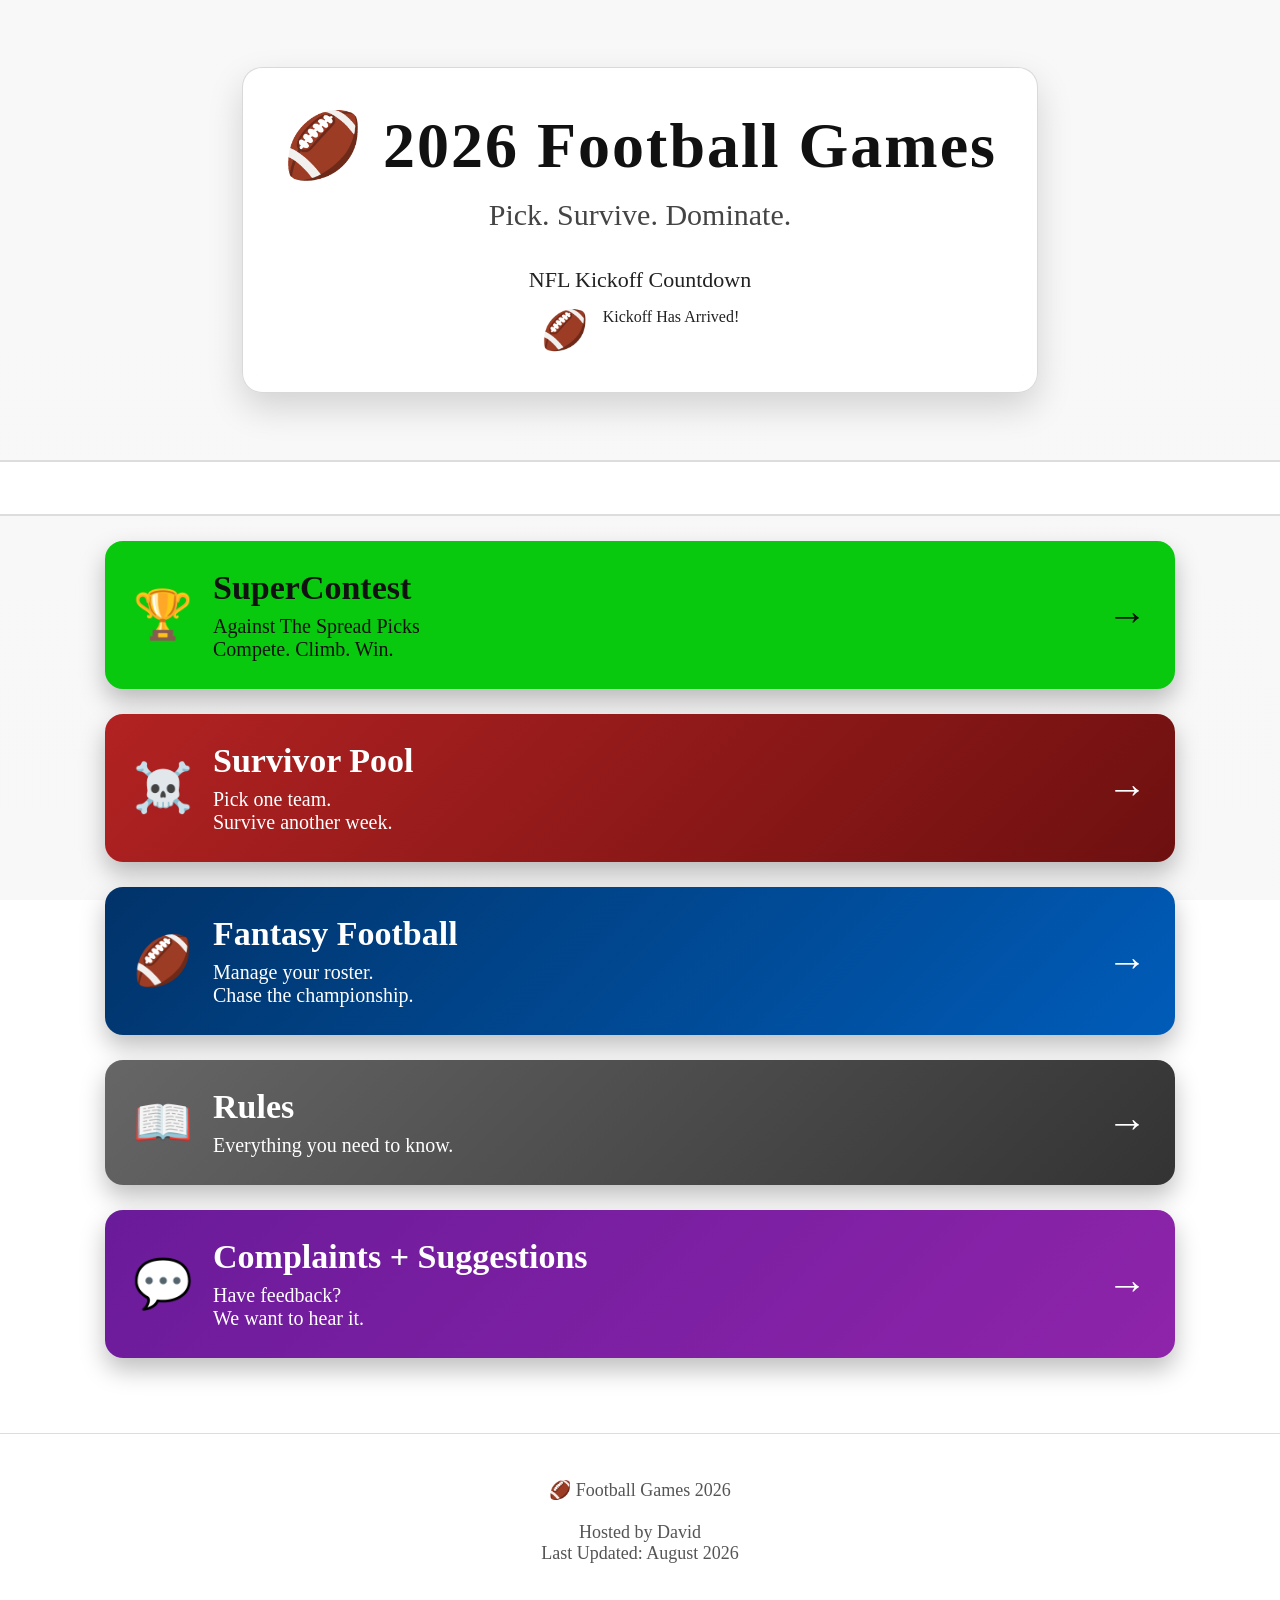
<file: football index.html>
<!DOCTYPE html>
<html lang="en">
<head>

<meta charset="UTF-8">
<meta name="viewport" content="width=device-width, initial-scale=1.0">

<title>2026 Football Games</title>

<style>

*{margin:0;padding:0;box-sizing:border-box}

html{scroll-behavior:smooth}

body{
font-family:"Times New Roman",Times,serif;
color:#222;
overflow-x:hidden;
background:
linear-gradient(rgba(247,247,247,.88),rgba(247,247,247,.92)),
url("https://images.unsplash.com/photo-1508098682722-e99c643e7485?auto=format&fit=crop&w=1800&q=80");
background-size:cover;
background-position:center;
background-attachment:fixed
}

/* HERO */

.hero{
min-height:460px;
display:flex;
justify-content:center;
align-items:center;
text-align:center;
padding:40px 20px
}

.hero-content{
background:rgba(255,255,255,.88);
backdrop-filter:blur(8px);
padding:40px;
border-radius:20px;
border:1px solid rgba(0,0,0,.15);
box-shadow:0 15px 35px rgba(0,0,0,.15);
animation:fadeIn 1.2s
}

.hero h1{
font-size:64px;
letter-spacing:2px;
margin-bottom:15px;
color:#111
}

.hero h2{
font-size:30px;
font-weight:normal;
color:#444;
margin-bottom:35px
}

/* COUNTDOWN */

.countdown-title{
font-size:22px;
margin-bottom:15px
}

#countdown{
display:flex;
justify-content:center;
gap:15px;
flex-wrap:wrap
}

.time-box{
background:white;
border:1px solid #ddd;
border-radius:14px;
padding:16px;
width:95px;
box-shadow:0 5px 15px rgba(0,0,0,.12);
transition:.25s
}

.time-box:hover{
transform:translateY(-5px)
}

.number{
font-size:38px;
font-weight:bold;
color:#09C90E
}

.label{
margin-top:5px;
font-size:14px;
text-transform:uppercase;
letter-spacing:1px
}

/* NFL TICKER */

.ticker{
width:100%;
background:white;
border-top:2px solid #ddd;
border-bottom:2px solid #ddd;
overflow:hidden;
white-space:nowrap;
padding:15px 0
}

.ticker-track{
display:inline-block;
padding-left:100%;
animation:ticker 45s linear infinite;
font-family:Arial,Helvetica,sans-serif;
font-size:18px;
font-weight:bold
}

.ticker-track span{
margin-right:45px;
color:#222
}

.live{color:#D00000}

.final{color:#555}

.upcoming{color:#005CB9}

.team-logo{
width:28px;
height:28px;
vertical-align:middle;
margin:0 7px
}

/* MAIN CONTAINER */

.container{
max-width:1100px;
margin:auto;
padding:25px 15px 50px
}

/* GAME CARDS */

.card{
display:flex;
justify-content:space-between;
align-items:center;
padding:28px;
border-radius:18px;
margin-bottom:25px;
text-decoration:none;
color:white;
box-shadow:0 12px 25px rgba(0,0,0,.25);
transition:.25s
}

.card:hover{
transform:translateY(-8px) scale(1.02);
box-shadow:0 22px 40px rgba(0,0,0,.35)
}

.left{
display:flex;
align-items:center;
gap:20px
}

.icon{
font-size:48px
}

.title{
font-size:34px;
font-weight:bold;
margin-bottom:8px
}

.subtitle{
font-size:20px
}

.arrow{
font-size:40px
}

/* CARD COLORS */

.supercontest{
background:#09C90E;
color:#111
}

.survivor{
background:linear-gradient(135deg,#B22222,#6E1010)
}

.fantasy{
background:linear-gradient(135deg,#013369,#005CB9)
}

.rules{
background:linear-gradient(135deg,#666,#333)
}

.suggestions{
background:linear-gradient(135deg,#6A1B9A,#8E24AA)
}

/* FOOTER */

footer{
text-align:center;
padding:45px 20px;
font-size:18px;
color:#555;
border-top:1px solid #ddd
}

/* ANIMATIONS */

@keyframes ticker{
from{transform:translateX(0)}
to{transform:translateX(-100%)}
}

@keyframes fadeIn{
from{
opacity:0;
transform:translateY(25px)
}
to{
opacity:1;
transform:translateY(0)
}
}

</style>

</head>
<body>

<section class="hero">
<div class="hero-content">

<h1>🏈 2026 Football Games</h1>
<h2>Pick. Survive. Dominate.</h2>

<div class="countdown-title">NFL Kickoff Countdown</div>

<div id="countdown">

<div class="time-box">
<div class="number" id="days">00</div>
<div class="label">Days</div>
</div>

<div class="time-box">
<div class="number" id="hours">00</div>
<div class="label">Hours</div>
</div>

<div class="time-box">
<div class="number" id="minutes">00</div>
<div class="label">Minutes</div>
</div>

<div class="time-box">
<div class="number" id="seconds">00</div>
<div class="label">Seconds</div>
</div>

</div>
</div>
</section>


<div class="ticker">
<div class="ticker-track" id="liveTicker">
Loading NFL scores...
</div>
</div>


<div class="container">

<a href="SuperContest.html" class="card supercontest">
<div class="left">
<div class="icon">🏆</div>
<div>
<div class="title">SuperContest</div>
<div class="subtitle">Against The Spread Picks<br>Compete. Climb. Win.</div>
</div>
</div>
<div class="arrow">→</div>
</a>


<a href="Survivor.html" class="card survivor">
<div class="left">
<div class="icon">☠️</div>
<div>
<div class="title">Survivor Pool</div>
<div class="subtitle">Pick one team.<br>Survive another week.</div>
</div>
</div>
<div class="arrow">→</div>
</a>


<a href="Fantasy.html" class="card fantasy">
<div class="left">
<div class="icon">🏈</div>
<div>
<div class="title">Fantasy Football</div>
<div class="subtitle">Manage your roster.<br>Chase the championship.</div>
</div>
</div>
<div class="arrow">→</div>
</a>


<a href="Rules.html" class="card rules">
<div class="left">
<div class="icon">📖</div>
<div>
<div class="title">Rules</div>
<div class="subtitle">Everything you need to know.</div>
</div>
</div>
<div class="arrow">→</div>
</a>


<a href="https://www.youtube.com/watch?v=kk8dFcopN1c" target="_blank" class="card suggestions">
<div class="left">
<div class="icon">💬</div>
<div>
<div class="title">Complaints + Suggestions</div>
<div class="subtitle">Have feedback?<br>We want to hear it.</div>
</div>
</div>
<div class="arrow">→</div>
</a>

</div>


<footer>
🏈 Football Games 2026
<br><br>
Hosted by David
<br>
Last Updated: August 2026
</footer>


<script>

const kickoffDate=new Date("September 10, 2026 20:20:00").getTime();

function updateCountdown(){

const now=new Date().getTime();
const distance=kickoffDate-now;

const days=Math.floor(distance/(1000*60*60*24));
const hours=Math.floor((distance%(1000*60*60*24))/(1000*60*60));
const minutes=Math.floor((distance%(1000*60*60))/(1000*60));
const seconds=Math.floor((distance%(1000*60))/1000);

document.getElementById("days").innerHTML=String(days).padStart(2,"0");
document.getElementById("hours").innerHTML=String(hours).padStart(2,"0");
document.getElementById("minutes").innerHTML=String(minutes).padStart(2,"0");
document.getElementById("seconds").innerHTML=String(seconds).padStart(2,"0");

if(distance<0){
document.getElementById("countdown").innerHTML="<div class='number'>🏈</div><div>Kickoff Has Arrived!</div>";
}

}

updateCountdown();
setInterval(updateCountdown,1000);



async function updateNFLTicker(){

const ticker=document.getElementById("liveTicker");

try{

const response=await fetch("https://site.api.espn.com/apis/site/v2/sports/football/nfl/scoreboard");

const data=await response.json();

let output="";

data.events.forEach(game=>{

const teams=game.competitions[0].competitors;

const away=teams.find(team=>team.homeAway==="away");
const home=teams.find(team=>team.homeAway==="home");

if(!away||!home)return;

const status=game.status.type;

let statusText="";


if(status.state==="in"){

statusText=`<span class="live">🔴 LIVE</span> ${status.shortDetail}`;

}

else if(status.completed){

statusText=`<span class="final">FINAL</span>`;

}

else{

const kickoff=new Date(game.date).toLocaleTimeString([],{
hour:"numeric",
minute:"2-digit"
});

statusText=`<span class="upcoming">${kickoff}</span>`;

}


output+=`

<span>
${statusText}

<img class="team-logo"
src="${away.team.logo}"
alt="${away.team.displayName}">

${away.score||""}

&nbsp;-&nbsp;

${home.score||""}

<img class="team-logo"
src="${home.team.logo}"
alt="${home.team.displayName}">

</span>

`;

});


if(output===""){
output="<span>🏈 No NFL games scheduled</span>";
}

ticker.innerHTML=output;

}

catch(error){

console.log("NFL ticker error:",error);

ticker.innerHTML="<span>🏈 NFL scores unavailable</span>";

}

}


updateNFLTicker();

setInterval(updateNFLTicker,60000);

</script>

</body>
</html>
</file>
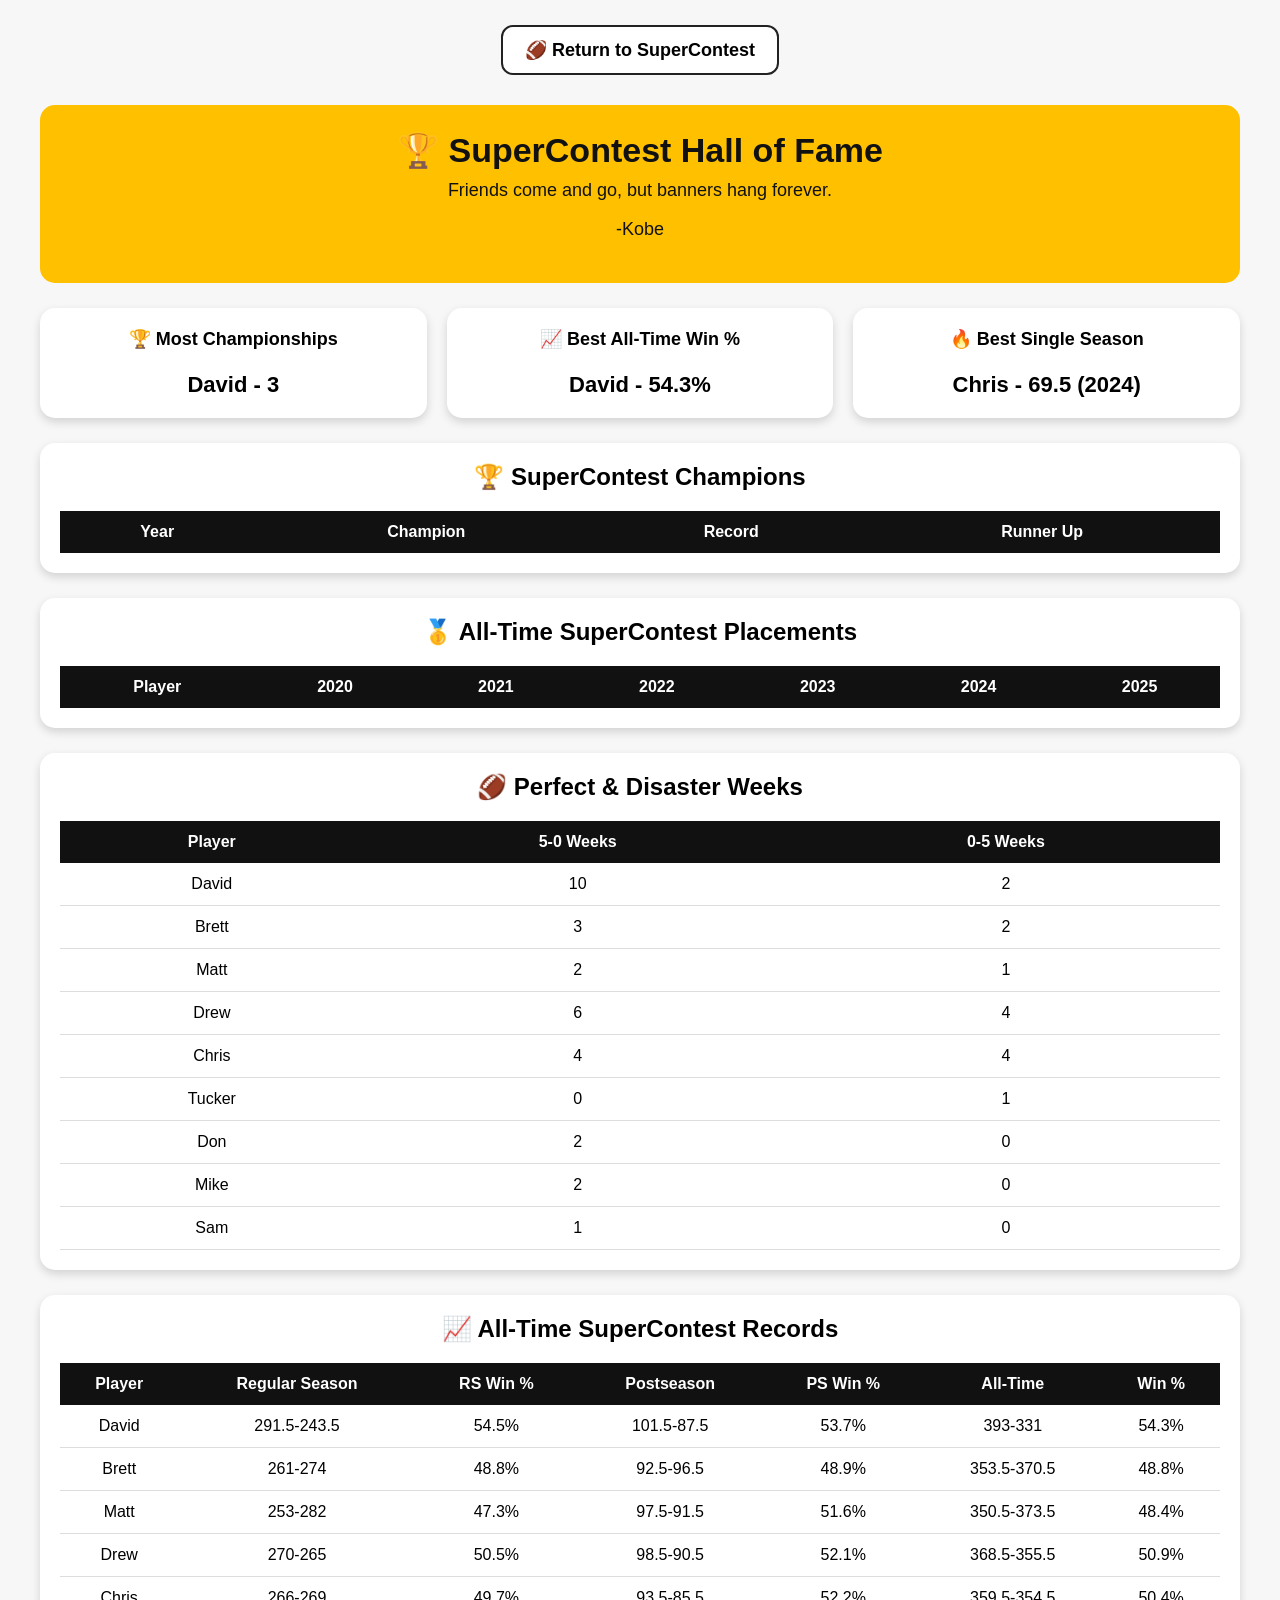
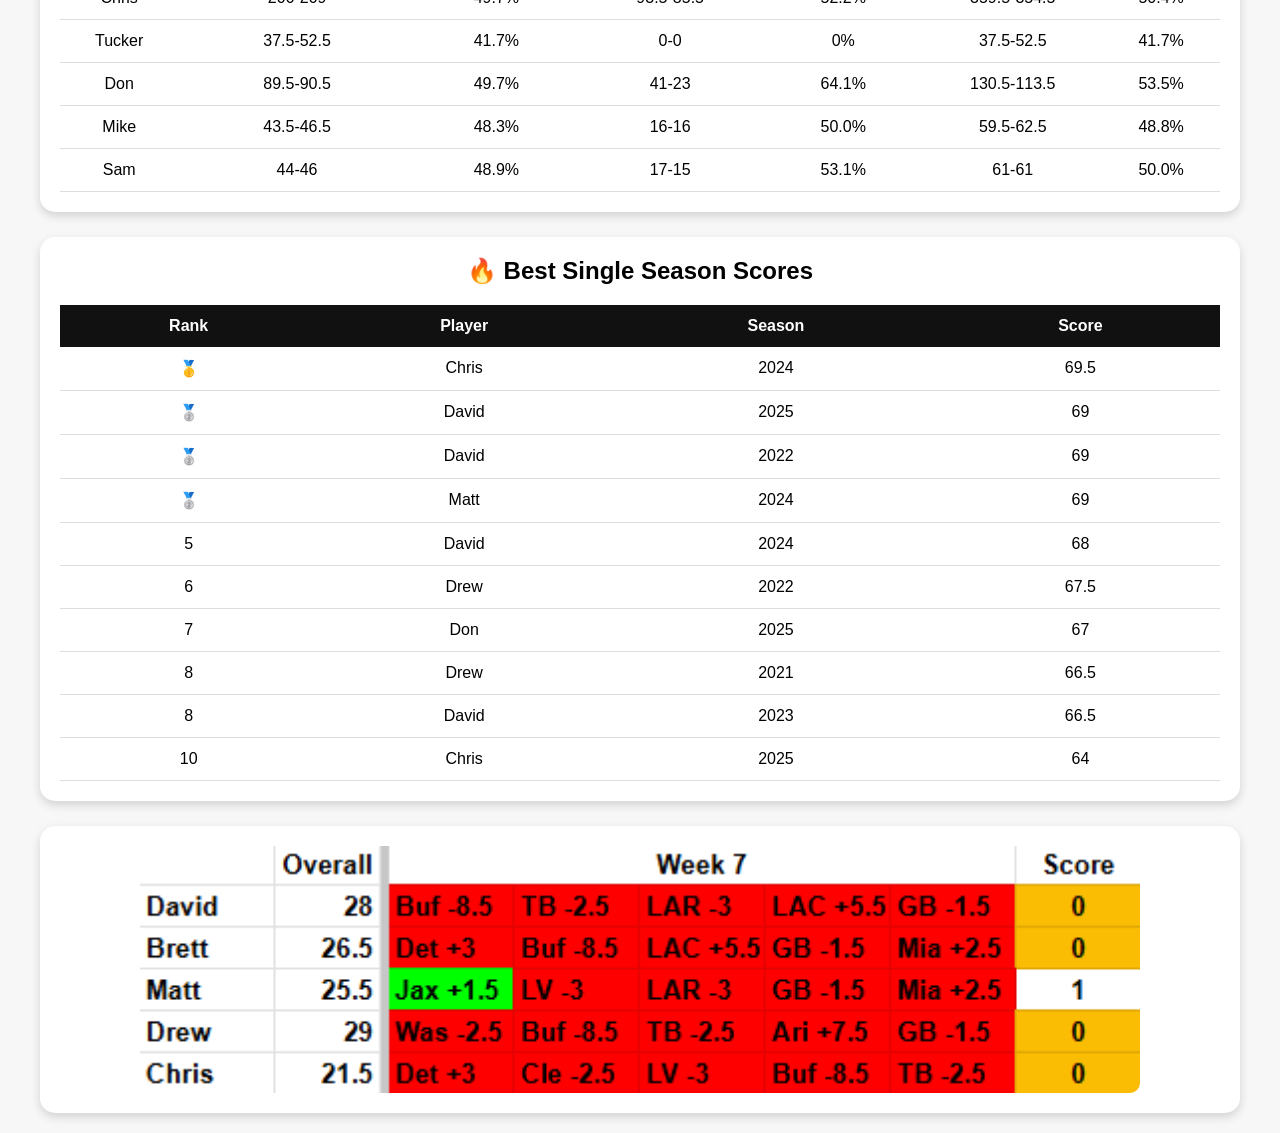
<file: halloffame.html>
<!DOCTYPE html>
<html lang="en">

<head>

<meta charset="UTF-8">
<meta name="viewport" content="width=device-width, initial-scale=1.0">

<title>SuperContest Hall of Fame</title>

    <link rel="icon" type="image/png" href="./dp-logo.png">

<style>

body{
    font-family:Arial,sans-serif;
    background:#f7f7f7;
    margin:0;
    padding:20px;
}

.container{
    max-width:1200px;
    margin:auto;
}

/* Navigation */

.nav{
    text-align:center;
    margin-bottom:25px;
}

.nav a{
    text-decoration:none;
}

.nav button{
    padding:12px 22px;
    margin:5px;
    border-radius:12px;
    border:2px solid #222;
    background:#ffffff;
    font-size:18px;
    font-weight:bold;
    cursor:pointer;
    transition:.2s;
}

.nav button:hover{
    transform:translateY(-3px);
    box-shadow:0 5px 10px rgba(0,0,0,.2);
}

/* Header */

.hero{
    text-align:center;
    background:#FFC000;
    color:#111111;
    padding:25px;
    border-radius:15px;
    margin-bottom:25px;
}

.hero h1{
    margin:0;
    font-size:34px;
}

.hero p{
    margin-top:10px;
    font-size:18px;
}



/* Cards */

.section-card{
    background:white;
    border-radius:15px;
    padding:20px;
    box-shadow:0 4px 10px rgba(0,0,0,.15);
    margin-bottom:25px;
}

.section-card h2{
    text-align:center;
    margin-top:0;
}

/* Tables */

.table-container{
    width:100%;
    overflow-x:auto;
    -webkit-overflow-scrolling:touch;
}

table{
    width:100%;
    border-collapse:collapse;
}

th{
    background:#111;
    color:white;
    padding:12px;
}

td{
    padding:12px;
    text-align:center;
    border-bottom:1px solid #ddd;
    white-space:nowrap;
}

/* Dashboard Cards */

.dashboard{
    display:flex;
    gap:20px;
    margin-bottom:25px;
}

.dashboard-card{
    flex:1;
    background:white;
    border-radius:15px;
    padding:20px;
    text-align:center;
    box-shadow:0 4px 10px rgba(0,0,0,.15);
}

.dashboard-card h3{
    margin-top:0;
    font-size:18px;
}

.dashboard-card p{
    font-size:22px;
    font-weight:bold;
    margin-bottom:0;
}

    .image-card{
    background:white;
    border-radius:15px;
    padding:20px;
    margin-top:25px;
    text-align:center;
    box-shadow:0 4px 10px rgba(0,0,0,.15);
}

.responsive-image{
    width:100%;
    max-width:1000px;
    height:auto;
    display:block;
    margin:auto;
    border-radius:10px;
}


@media(max-width:700px){

.dashboard{
    flex-direction:column;
}

}

/* Mobile */

@media(max-width:700px){

.hero h1{
    font-size:26px;
}

table{
    font-size:13px;
}

}

</style>

</head>

<body>

<div class="nav">
<a href="supercontest.html">
<button>🏈 Return to SuperContest</button>
</a>
</div>

<div class="container">

<div class="hero">
<h1>🏆 SuperContest Hall of Fame</h1>
<p>Friends come and go, but banners hang forever.</p>
<p>-Kobe</p>
</div>

<div class="dashboard">

<div class="dashboard-card">

<h3>🏆 Most Championships</h3>

<p>David - 3</p>

</div>


<div class="dashboard-card">

<h3>📈 Best All-Time Win %</h3>

<p>David - 54.3%</p>

</div>


<div class="dashboard-card">

<h3>🔥 Best Single Season</h3>

<p>Chris - 69.5 (2024)</p>

</div>

</div>

<div class="section-card">

<h2>🏆 SuperContest Champions</h2>

<div class="table-container">

<table id="championsTable">

<tr>
<th>Year</th>
<th>Champion</th>
<th>Record</th>
<th>Runner Up</th>
</tr>

</table>

</div>

</div>


<div class="section-card">

<h2>🥇 All-Time SuperContest Placements</h2>

<div class="table-container">

<table id="placementsTable">

<tr>
<th>Player</th>
<th>2020</th>
<th>2021</th>
<th>2022</th>
<th>2023</th>
<th>2024</th>
<th>2025</th>
</tr>

</table>

</div>

</div>

<!-- Perfect & Disaster Weeks -->

<div class="section-card">

<h2>🏈 Perfect & Disaster Weeks</h2>

<div class="table-container">

<table>

<tr>
<th>Player</th>
<th>5-0 Weeks</th>
<th>0-5 Weeks</th>
</tr>

<tr>
<td>David</td>
<td>10</td>
<td>2</td>
</tr>

<tr>
<td>Brett</td>
<td>3</td>
<td>2</td>
</tr>

<tr>
<td>Matt</td>
<td>2</td>
<td>1</td>
</tr>

<tr>
<td>Drew</td>
<td>6</td>
<td>4</td>
</tr>

<tr>
<td>Chris</td>
<td>4</td>
<td>4</td>
</tr>

<tr>
<td>Tucker</td>
<td>0</td>
<td>1</td>
</tr>

<tr>
<td>Don</td>
<td>2</td>
<td>0</td>
</tr>

<tr>
<td>Mike</td>
<td>2</td>
<td>0</td>
</tr>

<tr>
<td>Sam</td>
<td>1</td>
<td>0</td>
</tr>

</table>

</div>

</div>


<!-- All-Time Records -->

<div class="section-card">

<h2>📈 All-Time SuperContest Records</h2>

<div class="table-container">

<table>

<tr>
<th>Player</th>
<th>Regular Season</th>
<th>RS Win %</th>
<th>Postseason</th>
<th>PS Win %</th>
<th>All-Time</th>
<th>Win %</th>
</tr>

<tr>
<td>David</td>
<td>291.5-243.5</td>
<td>54.5%</td>
<td>101.5-87.5</td>
<td>53.7%</td>
<td>393-331</td>
<td>54.3%</td>
</tr>

<tr>
<td>Brett</td>
<td>261-274</td>
<td>48.8%</td>
<td>92.5-96.5</td>
<td>48.9%</td>
<td>353.5-370.5</td>
<td>48.8%</td>
</tr>

<tr>
<td>Matt</td>
<td>253-282</td>
<td>47.3%</td>
<td>97.5-91.5</td>
<td>51.6%</td>
<td>350.5-373.5</td>
<td>48.4%</td>
</tr>

<tr>
<td>Drew</td>
<td>270-265</td>
<td>50.5%</td>
<td>98.5-90.5</td>
<td>52.1%</td>
<td>368.5-355.5</td>
<td>50.9%</td>
</tr>

<tr>
<td>Chris</td>
<td>266-269</td>
<td>49.7%</td>
<td>93.5-85.5</td>
<td>52.2%</td>
<td>359.5-354.5</td>
<td>50.4%</td>
</tr>

<tr>
<td>Tucker</td>
<td>37.5-52.5</td>
<td>41.7%</td>
<td>0-0</td>
<td>0%</td>
<td>37.5-52.5</td>
<td>41.7%</td>
</tr>

<tr>
<td>Don</td>
<td>89.5-90.5</td>
<td>49.7%</td>
<td>41-23</td>
<td>64.1%</td>
<td>130.5-113.5</td>
<td>53.5%</td>
</tr>

<tr>
<td>Mike</td>
<td>43.5-46.5</td>
<td>48.3%</td>
<td>16-16</td>
<td>50.0%</td>
<td>59.5-62.5</td>
<td>48.8%</td>
</tr>

<tr>
<td>Sam</td>
<td>44-46</td>
<td>48.9%</td>
<td>17-15</td>
<td>53.1%</td>
<td>61-61</td>
<td>50.0%</td>
</tr>

</table>

</div>

</div>


<!-- Best Single Season Scores -->

<div class="section-card">

<h2>🔥 Best Single Season Scores</h2>

<div class="table-container">

<table>

<tr>
<th>Rank</th>
<th>Player</th>
<th>Season</th>
<th>Score</th>
</tr>

<tr>
<td>🥇</td>
<td>Chris</td>
<td>2024</td>
<td>69.5</td>
</tr>

<tr>
<td>🥈</td>
<td>David</td>
<td>2025</td>
<td>69</td>
</tr>

<tr>
<td>🥈</td>
<td>David</td>
<td>2022</td>
<td>69</td>
</tr>

<tr>
<td>🥈</td>
<td>Matt</td>
<td>2024</td>
<td>69</td>
</tr>

<tr>
<td>5</td>
<td>David</td>
<td>2024</td>
<td>68</td>
</tr>

<tr>
<td>6</td>
<td>Drew</td>
<td>2022</td>
<td>67.5</td>
</tr>

<tr>
<td>7</td>
<td>Don</td>
<td>2025</td>
<td>67</td>
</tr>

<tr>
<td>8</td>
<td>Drew</td>
<td>2021</td>
<td>66.5</td>
</tr>

<tr>
<td>8</td>
<td>David</td>
<td>2023</td>
<td>66.5</td>
</tr>

<tr>
<td>10</td>
<td>Chris</td>
<td>2025</td>
<td>64</td>
</tr>

</table>

</div>

</div>


<script>

const championsCSV = "https://docs.google.com/spreadsheets/d/e/2PACX-1vSu2pSg7OEvox4uRVTT2P_XRVPSyuxq1DCuzc2kSoTPylfka-8VH1N9zFe7vLn7PUcMxL2ZYkK7H7P0/pub?gid=992295566&single=true&output=csv";

const placementsCSV = "https://docs.google.com/spreadsheets/d/e/2PACX-1vSu2pSg7OEvox4uRVTT2P_XRVPSyuxq1DCuzc2kSoTPylfka-8VH1N9zFe7vLn7PUcMxL2ZYkK7H7P0/pub?gid=1666055839&single=true&output=csv";


// Load CSV function

function loadCSV(url,callback){

fetch(url)

.then(response=>response.text())

.then(data=>{

callback(data);

})

.catch(error=>{

console.log("CSV Error:",error);

});

}


// Build Champions Table

loadCSV(championsCSV,function(data){

let rows=data.trim().split("\n");

let table=document.getElementById("championsTable");


rows.slice(1).forEach(rowText=>{

let row=table.insertRow();

let columns=rowText.split(",");


columns.forEach(cellText=>{

let cell=row.insertCell();

cell.innerHTML=cellText;

});

});

});


// Build Placements Table

loadCSV(placementsCSV,function(data){

let rows=data.trim().split("\n");

let table=document.getElementById("placementsTable");


rows.slice(1).forEach(rowText=>{

let row=table.insertRow();

let columns=rowText.split(",");


columns.forEach((cellText,columnIndex)=>{

let cell=row.insertCell();

cell.innerHTML=cellText;


// Color code championship finishes

if(columnIndex > 0){

let placement = cellText.trim();

if(placement === "1"){

cell.style.background="#FFD700";
cell.style.fontWeight="bold";

}

else if(placement === "2"){

cell.style.background="#C0C0C0";
cell.style.fontWeight="bold";

}

}

});

});

});

</script>

<div class="image-card">
    <img src="2023Week7.png" alt="2023 Week 7" class="responsive-image">
</div>

</div>

</div>

</body>

</html>
</file>
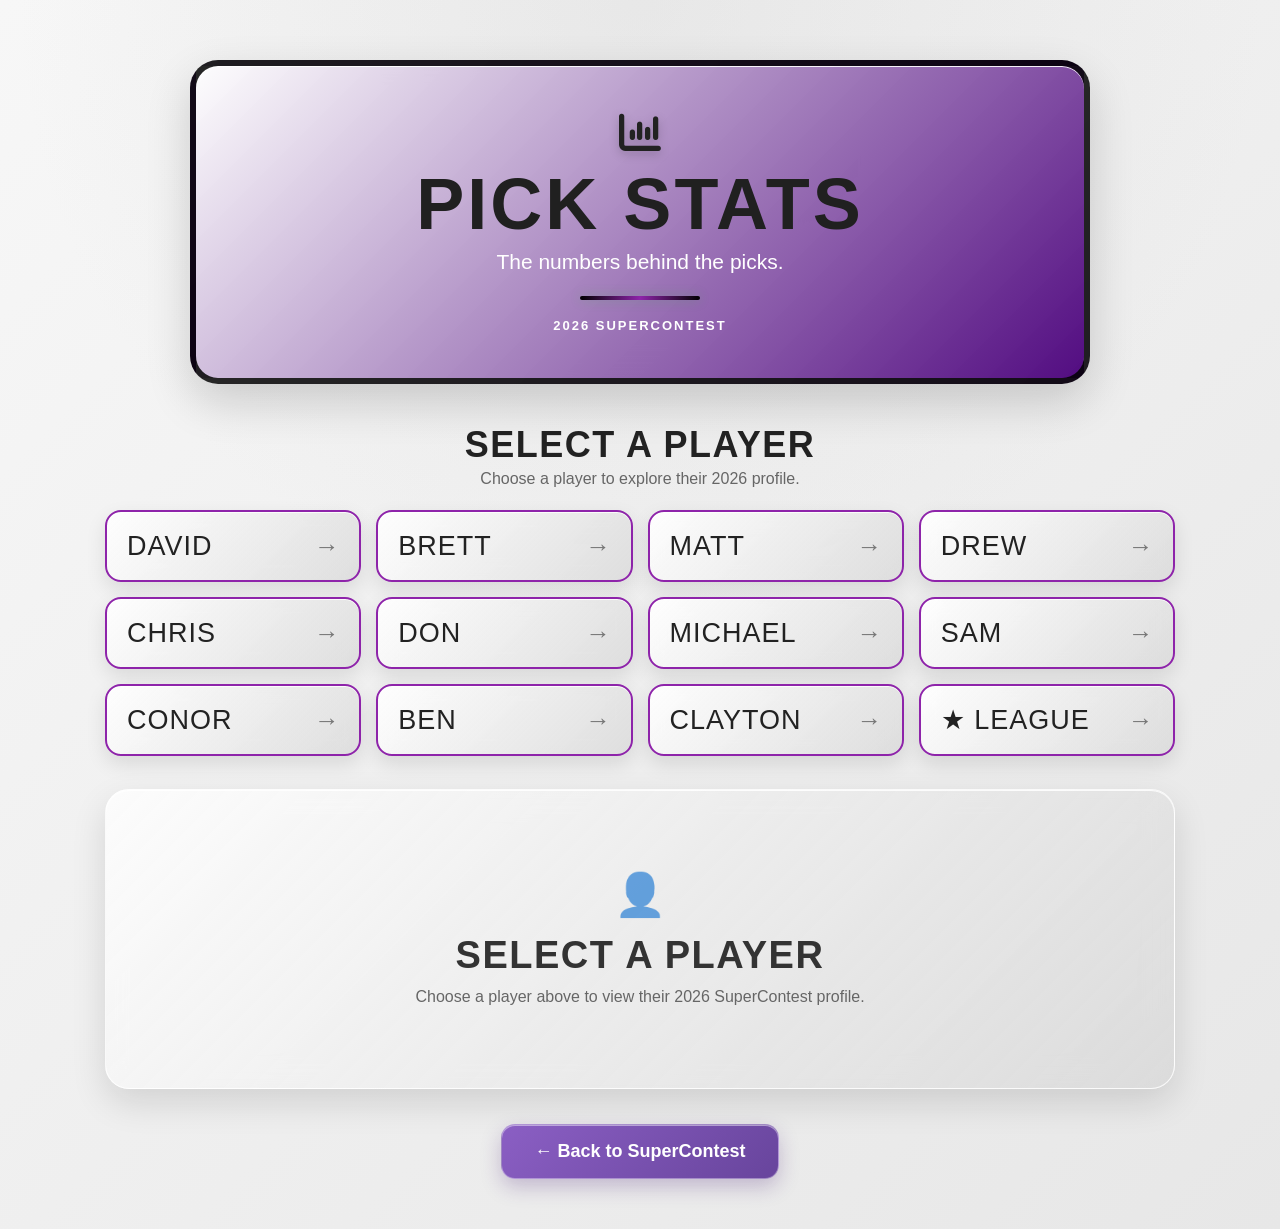
<file: pickstats.html>
<head>

<meta charset="UTF-8">
<meta name="viewport" content="width=device-width, initial-scale=1.0">

<title>SuperContest Pick Stats</title>

<!-- Font Awesome -->
<link rel="stylesheet" href="https://cdnjs.cloudflare.com/ajax/libs/font-awesome/6.5.2/css/all.min.css">

<link rel="icon" type="image/png" href="./dp-logo.png">

<!-- Shared Design System -->
<link rel="stylesheet" href="css/global.css">
<link rel="stylesheet" href="css/components.css">
<link rel="stylesheet" href="css/animations.css">

<!-- Pick Stats Styles -->
<link rel="stylesheet" href="css/pages/pickstats.css">

<!-- Mobile -->
<link rel="stylesheet" href="css/mobile.css">

</head>

<body>

<div class="container">

    <!-- =========================
         HERO
    ========================= -->

    <section class="pickstats-hero fade-in">

        <div class="pickstats-hero-content">

            <div class="pickstats-icon">
                <i class="fa-solid fa-chart-column"></i>
            </div>

            <h1>PICK STATS</h1>

            <p>
                The numbers behind the picks.
            </p>

            <div class="pickstats-divider"></div>

            <span>
                2026 SUPERCONTEST
            </span>

        </div>

    </section>


    <!-- =========================
         PLAYER SELECTOR
    ========================= -->

    <section class="player-selector-section">

        <div class="section-heading">

            <h2>SELECT A PLAYER</h2>

            <p>
                Choose a player to explore their 2026 profile.
            </p>

        </div>


        <div class="player-selector">

            <button class="player-card" data-player="David">
                <span class="player-card-name">DAVID</span>
                <span class="player-card-arrow">→</span>
            </button>

            <button class="player-card" data-player="Brett">
                <span class="player-card-name">BRETT</span>
                <span class="player-card-arrow">→</span>
            </button>

            <button class="player-card" data-player="Matt">
                <span class="player-card-name">MATT</span>
                <span class="player-card-arrow">→</span>
            </button>

            <button class="player-card" data-player="Drew">
                <span class="player-card-name">DREW</span>
                <span class="player-card-arrow">→</span>
            </button>

            <button class="player-card" data-player="Chris">
                <span class="player-card-name">CHRIS</span>
                <span class="player-card-arrow">→</span>
            </button>

            <button class="player-card" data-player="Don">
                <span class="player-card-name">DON</span>
                <span class="player-card-arrow">→</span>
            </button>

            <button class="player-card" data-player="Michael">
                <span class="player-card-name">MICHAEL</span>
                <span class="player-card-arrow">→</span>
            </button>

            <button class="player-card" data-player="Sam">
                <span class="player-card-name">SAM</span>
                <span class="player-card-arrow">→</span>
            </button>
            
            <button class="player-card" data-player="Conor">
                <span class="player-card-name">CONOR</span>
                <span class="player-card-arrow">→</span>
            </button>
            
            <button class="player-card" data-player="Ben">
                <span class="player-card-name">BEN</span>
                <span class="player-card-arrow">→</span>
            </button>
                        
            <button class="player-card" data-player="Clayton">
                <span class="player-card-name">CLAYTON</span>
                <span class="player-card-arrow">→</span>
            </button>

            <button class="player-card" data-player="LEAGUE">
                <span class="player-card-name">★ LEAGUE</span>
                <span class="player-card-arrow">→</span>
            </button>
                        
        </div>

    </section>


    <!-- =========================
         PROFILE DISPLAY
    ========================= -->

    <section class="profile-display">

        <div class="profile-placeholder">

            <div class="profile-placeholder-icon">
                👤
            </div>

            <h2>SELECT A PLAYER</h2>

            <p>
                Choose a player above to view their 2026
                SuperContest profile.
            </p>

        </div>

    </section>


    <!-- =========================
         RETURN HOME
    ========================= -->

    <div class="pickstats-nav">

        <a href="supercontest.html">

            <button class="main-button pickstats-home-button">
                ← Back to SuperContest
            </button>

        </a>

    </div>

</div>

<script>

const PREVIOUS_WEEKS_CSV =
    "https://docs.google.com/spreadsheets/d/e/2PACX-1vSu2pSg7OEvox4uRVTT2P_XRVPSyuxq1DCuzc2kSoTPylfka-8VH1N9zFe7vLn7PUcMxL2ZYkK7H7P0/pub?gid=1538633472&single=true&output=csv";

const RESULTS_CSV =
    "https://docs.google.com/spreadsheets/d/e/2PACX-1vSu2pSg7OEvox4uRVTT2P_XRVPSyuxq1DCuzc2kSoTPylfka-8VH1N9zFe7vLn7PUcMxL2ZYkK7H7P0/pub?gid=195972555&single=true&output=csv";


const playerCards = document.querySelectorAll(".player-card");
const profileDisplay = document.querySelector(".profile-display");


/* =========================
   LOAD CSV
========================= */

async function loadCSV(url){

    const response = await fetch(url);

    if(!response.ok){
        throw new Error("Unable to load CSV");
    }

    const text = await response.text();

    return parseCSV(text);

}


/* =========================
   SIMPLE CSV PARSER
========================= */

function parseCSV(text){

    const rows = text
        .trim()
        .split(/\r?\n/)
        .map(row => row.split(","));

    const headers = rows.shift();

    return rows.map(row => {

        const object = {};

        headers.forEach((header, index) => {

            object[header.trim()] =
                (row[index] || "").trim();

        });

        return object;

    });

}


/* =========================
   CALCULATE PLAYER RECORD
========================= */

async function getPlayerRecord(player){

    const [previousWeeks, results] = await Promise.all([

        loadCSV(PREVIOUS_WEEKS_CSV),
        loadCSV(RESULTS_CSV)

    ]);


    const playerRows =
        player === "LEAGUE"
            ? previousWeeks
            : previousWeeks.filter(row => row.Player === player);


    let wins = 0;
    let losses = 0;

    let favoriteWins = 0;
    let favoriteLosses = 0;

    let underdogWins = 0;
    let underdogLosses = 0;

    let smallWins = 0;
    let smallLosses = 0;

    let mediumWins = 0;
    let mediumLosses = 0;

    let largeWins = 0;
    let largeLosses = 0;


    playerRows.forEach(row => {

        const week = row.Week;

        const picks = [

            row["Game 1"],
            row["Game 2"],
            row["Game 3"],
            row["Game 4"],
            row["Game 5"]

        ];


        picks.forEach(pick => {

            if(!pick) return;


            const result = results.find(
                resultRow =>
                    resultRow.Week === week &&
                    resultRow.Winner === pick
            );


            if(!result) return;


            const spreadMatch =
                pick.match(/([+-]?\d+(?:\.\d+)?)/);

            const spread =
                spreadMatch
                    ? parseFloat(spreadMatch[1])
                    : null;


const resultValue = result.Result.toUpperCase();

const spreadSize = Math.abs(spread);

if(resultValue === "W"){

    wins += 1;

    if(spread < 0){
        favoriteWins += 1;
    }
    else if(spread > 0){
        underdogWins += 1;
    }

    if(spreadSize <= 3){
        smallWins += 1;
    }
    else if(spreadSize <= 6.5){
        mediumWins += 1;
    }
    else{
        largeWins += 1;
    }

}

else if(resultValue === "L"){

    losses += 1;

    if(spread < 0){
        favoriteLosses += 1;
    }
    else if(spread > 0){
        underdogLosses += 1;
    }

    if(spreadSize <= 3){
        smallLosses += 1;
    }
    else if(spreadSize <= 6.5){
        mediumLosses += 1;
    }
    else{
        largeLosses += 1;
    }

}

else if(resultValue === "T"){

    // A tie counts as 0.5 win and 0.5 loss
    wins += 0.5;
    losses += 0.5;

    if(spread < 0){
        favoriteWins += 0.5;
        favoriteLosses += 0.5;
    }
    else if(spread > 0){
        underdogWins += 0.5;
        underdogLosses += 0.5;
    }

    if(spreadSize <= 3){
        smallWins += 0.5;
        smallLosses += 0.5;
    }
    else if(spreadSize <= 6.5){
        mediumWins += 0.5;
        mediumLosses += 0.5;
    }
    else{
        largeWins += 0.5;
        largeLosses += 0.5;
    }

}

        });

    });


    const teamCounts = {};


    playerRows.forEach(row => {

        const picks = [

            row["Game 1"],
            row["Game 2"],
            row["Game 3"],
            row["Game 4"],
            row["Game 5"]

        ];


        picks.forEach(pick => {

            if(!pick) return;


            const team =
                pick.trim().split(/\s+/)[0].toUpperCase();


            teamCounts[team] =
                (teamCounts[team] || 0) + 1;

        });

    });


    let favoriteTeam = "N/A";

    const teamEntries =
        Object.entries(teamCounts);


    if(teamEntries.length > 0){

        teamEntries.sort((a, b) => b[1] - a[1]);

        favoriteTeam = teamEntries[0][0];

    }


    return {

        wins,
        losses,
        total: wins + losses,
        favoriteTeam,

        favoriteWins,
        favoriteLosses,

        underdogWins,
        underdogLosses,

        smallWins,
        smallLosses,

        mediumWins,
        mediumLosses,

        largeWins,
        largeLosses

    };

}

async function getRollingRecord(player, numberOfWeeks){

    const [previousWeeks, results] = await Promise.all([

        loadCSV(PREVIOUS_WEEKS_CSV),
        loadCSV(RESULTS_CSV)

    ]);


    let playerRows;


    /* =========================
       GET PLAYER ROWS
    ========================= */

    if(player === "LEAGUE"){

        playerRows = previousWeeks.filter(row =>
            row.Week &&
            !isNaN(Number(row.Week))
        );

    }
    else{

        playerRows = previousWeeks.filter(row =>
    row.Player === player &&
    row.Week &&
    !isNaN(Number(row.Week)) &&
    (
        row["Game 1"] ||
        row["Game 2"] ||
        row["Game 3"] ||
        row["Game 4"] ||
        row["Game 5"]
    )
);

    }


    /* =========================
       FIND MOST RECENT WEEKS
    ========================= */

    const recentWeeks = [
        ...new Set(
            playerRows.map(row => row.Week.trim())
        )
    ]
    .sort((a, b) =>
        Number(b) - Number(a)
    )
    .slice(0, numberOfWeeks);


    /* =========================
       GET ROWS FOR THOSE WEEKS
    ========================= */

    playerRows = playerRows.filter(row =>
        recentWeeks.includes(row.Week.trim())
    );

    let wins = 0;
    let losses = 0;


    /* =========================
       GRADE EACH PICK
    ========================= */

    playerRows.forEach(row => {

        const week = row.Week.trim();


        const picks = [

            row["Game 1"],
            row["Game 2"],
            row["Game 3"],
            row["Game 4"],
            row["Game 5"]

        ];


        picks.forEach(pick => {

            if(!pick) return;


            const cleanPick = pick.trim();


            const result = results.find(
                resultRow =>
                    resultRow.Week.trim() === week &&
                    resultRow.Winner.trim() === cleanPick
            );

            if(!result) return;


            const resultValue =
                result.Result.trim().toUpperCase();


            if(resultValue === "W"){

                wins += 1;

            }

            else if(resultValue === "L"){

                losses += 1;

            }

            else if(resultValue === "T"){

                wins += 0.5;
                losses += 0.5;

            }

        });

    });


    return {

        wins,
        losses

    };

}

/* =========================
   WEEKLY RECORD DISTRIBUTION
========================= */

async function getWeeklyDistribution(player){

    const [previousWeeks, results] = await Promise.all([

        loadCSV(PREVIOUS_WEEKS_CSV),
        loadCSV(RESULTS_CSV)

    ]);


    const distribution = {

        "5–0": 0,
        "4–1": 0,
        "3–2": 0,
        "2–3": 0,
        "1–4": 0,
        "0–5": 0

    };


    const playerRows =
        player === "LEAGUE"
            ? previousWeeks
            : previousWeeks.filter(row => row.Player === player);


    playerRows.forEach(row => {

        const week = row.Week;

        const picks = [

            row["Game 1"],
            row["Game 2"],
            row["Game 3"],
            row["Game 4"],
            row["Game 5"]

        ];


        let wins = 0;
        let losses = 0;


        picks.forEach(pick => {

            if(!pick) return;


            const result = results.find(
                resultRow =>
                    resultRow.Week === week &&
                    resultRow.Winner === pick
            );


            if(!result) return;


            if(result.Result.toUpperCase() === "W"){

                wins++;

            }

            else if(result.Result.toUpperCase() === "L"){

                losses++;

            }

        });


        const totalGraded =
            wins + losses;


        /* Only count completed 5-pick weeks */

        if(totalGraded !== 5) return;


        const weeklyRecord =
            `${wins}–${losses}`;


        if(distribution.hasOwnProperty(weeklyRecord)){

            distribution[weeklyRecord]++;

        }

    });


    return distribution;

}

/* =========================
   PLAYER SELECTION
========================= */

playerCards.forEach(card => {

    card.addEventListener("click", async () => {

        const player = card.dataset.player;


        profileDisplay.innerHTML = `

            <div class="player-profile">

                <div class="player-profile-header">

                    <div class="player-profile-icon">
                        👤
                    </div>

                    <div>

                        <h2>${player.toUpperCase()}</h2>

                        <p>2026 SUPERCONTEST</p>

                    </div>

                </div>


                <div class="player-profile-record">

                    <div class="record-number">
                        LOADING...
                    </div>

                    <div class="record-label">
                        OVERALL RECORD
                    </div>

                </div>


                <div class="player-profile-stat">

                    <div class="stat-number">
                        ...
                    </div>

                    <div class="stat-label">
                        WIN RATE
                    </div>

                </div>

            </div>

        `;


        try {

const record =
    await getPlayerRecord(player);

const last3 =
    await getRollingRecord(player, 3);

const last5 =
    await getRollingRecord(player, 5);

const weeklyDistribution =
    await getWeeklyDistribution(player);


            const winRate =
                record.total > 0
                    ? ((record.wins / record.total) * 100).toFixed(1)
                    : "0.0";


            profileDisplay.innerHTML = `

                <div class="player-profile">

                    <div class="player-profile-header">

                        <div class="player-profile-icon">
                            👤
                        </div>

                        <div>

                            <h2>${player.toUpperCase()}</h2>

                            <p>2026 SUPERCONTEST</p>

                        </div>

                    </div>


<!-- =========================
     ROW 1 — PRIMARY STATS
========================= -->

<div class="profile-stats-row profile-row-primary">

    <div class="player-profile-stat">

        <div class="record-number">
            ${record.wins}–${record.losses}
        </div>

        <div class="stat-label">
            OVERALL RECORD
        </div>

    </div>


    <div class="player-profile-stat">

        <div class="stat-number">
            ${winRate}%
        </div>

        <div class="stat-label">
            WIN RATE
        </div>

    </div>


    <div class="player-profile-stat">

        <div class="stat-number">
            ${record.favoriteTeam}
        </div>

        <div class="stat-label">
            FAVORITE TEAM
        </div>

    </div>

</div>

<!-- =========================
     ROW 2 — FAVORITES / UNDERDOGS
========================= -->

<div class="profile-stats-row profile-row-favorite">

    <div class="favorite-record-stat">

        <div class="favorite-record-title">
            FAVORITES
        </div>

        <div class="stat-number">
            ${record.favoriteWins}–${record.favoriteLosses}
        </div>

        <div class="stat-label">
            RECORD
        </div>

    </div>


    <div class="favorite-spectrum-stat">

        <div class="spectrum-title">
            PICK DISTRIBUTION
        </div>

        <div class="favorite-spectrum">

            <div class="spectrum-labels">

                <span>100%</span>
                <span>90%</span>
                <span>80%</span>
                <span>70%</span>
                <span>60%</span>
                <span>50%</span>
                <span>60%</span>
                <span>70%</span>
                <span>80%</span>
                <span>90%</span>
                <span>100%</span>

            </div>

            <div class="spectrum-line">

                <div class="spectrum-dot"
                     style="left:${(() => {

                         const total =
                             record.favoriteWins +
                             record.favoriteLosses +
                             record.underdogWins +
                             record.underdogLosses;

                         const favoriteTotal =
                             record.favoriteWins +
                             record.favoriteLosses;

                         if(!total) return 50;

                         const favoritePercent =
                             (favoriteTotal / total) * 100;

                         return 100 - favoritePercent;

                     })()}%;">
                </div>

            </div>

            <div class="spectrum-poles">

                <span>FAVORITES</span>

                <span>UNDERDOGS</span>

            </div>

        </div>

    </div>


    <div class="favorite-record-stat">

        <div class="favorite-record-title">
            UNDERDOGS
        </div>

        <div class="stat-number">
            ${record.underdogWins}–${record.underdogLosses}
        </div>

        <div class="stat-label">
            RECORD
        </div>

    </div>

</div>

<!-- =========================
     ROW 3 — SPREAD RESULTS
========================= -->

<div class="profile-stats-row profile-row-spread">

    <!-- LEFT — RECORDS -->

    <div class="spread-records">

        <div class="spread-section-title">
            SPREAD RESULTS
        </div>


        <div class="spread-record">

            <div class="spread-record-type">
                SMALL (0-3)
            </div>

            <div class="spread-record-value">
                ${record.smallWins}–${record.smallLosses}
            </div>

        </div>


        <div class="spread-record">

            <div class="spread-record-type">
                MED (3.5-6.5)
            </div>

            <div class="spread-record-value">
                ${record.mediumWins}–${record.mediumLosses}
            </div>

        </div>


        <div class="spread-record">

            <div class="spread-record-type">
                LARGE (7+)
            </div>

            <div class="spread-record-value">
                ${record.largeWins}–${record.largeLosses}
            </div>

        </div>

    </div>


    <!-- RIGHT — BAR GRAPH -->

    <div class="spread-chart">

        <div class="spread-chart-title">
            WIN RATE
        </div>

        <div class="spread-chart-area">

            <div class="spread-y-axis">

                <span>100%</span>
                <span>75%</span>
                <span>50%</span>
                <span>25%</span>
                <span>0%</span>

            </div>


            <div class="spread-bars">

                <!-- SMALL -->

                <div class="spread-bar-column">

                    <div class="spread-bar-value">

                        ${
                            record.smallWins + record.smallLosses > 0
                                ? Math.round(
                                    (record.smallWins /
                                    (record.smallWins + record.smallLosses)) * 100
                                  )
                                : 0
                        }%

                    </div>

                    <div class="spread-bar-track">

                        <div
                            class="spread-bar"
                            style="
                                height:${
                                    record.smallWins + record.smallLosses > 0
                                        ? (record.smallWins /
                                          (record.smallWins + record.smallLosses)) * 100
                                        : 0
                                }%;
                            ">
                        </div>

                    </div>

                    <div class="spread-bar-label">
                        SMALL
                    </div>

                </div>


                <!-- MEDIUM -->

                <div class="spread-bar-column">

                    <div class="spread-bar-value">

                        ${
                            record.mediumWins + record.mediumLosses > 0
                                ? Math.round(
                                    (record.mediumWins /
                                    (record.mediumWins + record.mediumLosses)) * 100
                                  )
                                : 0
                        }%

                    </div>

                    <div class="spread-bar-track">

                        <div
                            class="spread-bar"
                            style="
                                height:${
                                    record.mediumWins + record.mediumLosses > 0
                                        ? (record.mediumWins /
                                          (record.mediumWins + record.mediumLosses)) * 100
                                        : 0
                                }%;
                            ">
                        </div>

                    </div>

                    <div class="spread-bar-label">
                        MEDIUM
                    </div>

                </div>


                <!-- LARGE -->

                <div class="spread-bar-column">

                    <div class="spread-bar-value">

                        ${
                            record.largeWins + record.largeLosses > 0
                                ? Math.round(
                                    (record.largeWins /
                                    (record.largeWins + record.largeLosses)) * 100
                                  )
                                : 0
                        }%

                    </div>

                    <div class="spread-bar-track">

                        <div
                            class="spread-bar"
                            style="
                                height:${
                                    record.largeWins + record.largeLosses > 0
                                        ? (record.largeWins /
                                          (record.largeWins + record.largeLosses)) * 100
                                        : 0
                                }%;
                            ">
                        </div>

                    </div>

                    <div class="spread-bar-label">
                        LARGE
                    </div>

                </div>

            </div>

        </div>

    </div>

</div>

<!-- =========================
     ROW 4 — RECENT FORM / WEEKLY DISTRIBUTION
========================= -->

<div class="profile-stats-row profile-row-recent">


    <!-- LEFT — RECENT FORM -->

    <div class="recent-records">

        <div class="recent-section-title">
            RECENT FORM
        </div>

        <div class="recent-record">

            <div class="recent-record-type">
                LAST 3 WEEKS
            </div>

            <div class="recent-record-value">
                ${last3.wins}–${last3.losses}
            </div>

        </div>

        <div class="recent-record">

            <div class="recent-record-type">
                LAST 5 WEEKS
            </div>

            <div class="recent-record-value">
                ${last5.wins}–${last5.losses}
            </div>

        </div>

    </div>


    <!-- RIGHT — WEEKLY FREQUENCY -->

    <div class="weekly-distribution">

        <div class="weekly-distribution-title">
            WEEKLY RECORD FREQUENCY
        </div>


        <div class="weekly-distribution-chart">

            ${
                (() => {

                    const records = [
                        ["5–0", weeklyDistribution["5–0"]],
                        ["4–1", weeklyDistribution["4–1"]],
                        ["3–2", weeklyDistribution["3–2"]],
                        ["2–3", weeklyDistribution["2–3"]],
                        ["1–4", weeklyDistribution["1–4"]],
                        ["0–5", weeklyDistribution["0–5"]]
                    ];

                    const maxValue =
                        Math.max(...records.map(item => item[1]), 1);

                    return records.map(([label, value]) => `

                        <div class="weekly-distribution-row">

                            <div class="weekly-distribution-record">
                                ${label}
                            </div>

                            <div class="weekly-distribution-track">

                                <div
                                    class="weekly-distribution-bar"
                                    style="
                                        width:${(value / maxValue) * 100}%;
                                    ">
                                </div>

                            </div>

                            <div class="weekly-distribution-value">
                                ${value}
                            </div>

                        </div>

                    `).join("");

                })()
            }

        </div>

    </div>

</div>


                </div>

            `;

        }

        catch(error){

            console.error(error);

            profileDisplay.innerHTML = `

                <div class="player-profile">

                    <div class="player-profile-header">

                        <div class="player-profile-icon">
                            ⚠️
                        </div>

                        <div>

                            <h2>${player.toUpperCase()}</h2>

                            <p>2026 SUPERCONTEST</p>

                        </div>

                    </div>

                    <div class="player-profile-record">

                        <div class="record-number">
                            DATA ERROR
                        </div>

                        <div class="record-label">
                            UNABLE TO LOAD RESULTS
                        </div>

                    </div>

                </div>

            `;

        }

    });

});

</script>

</body>

</html>
</file>
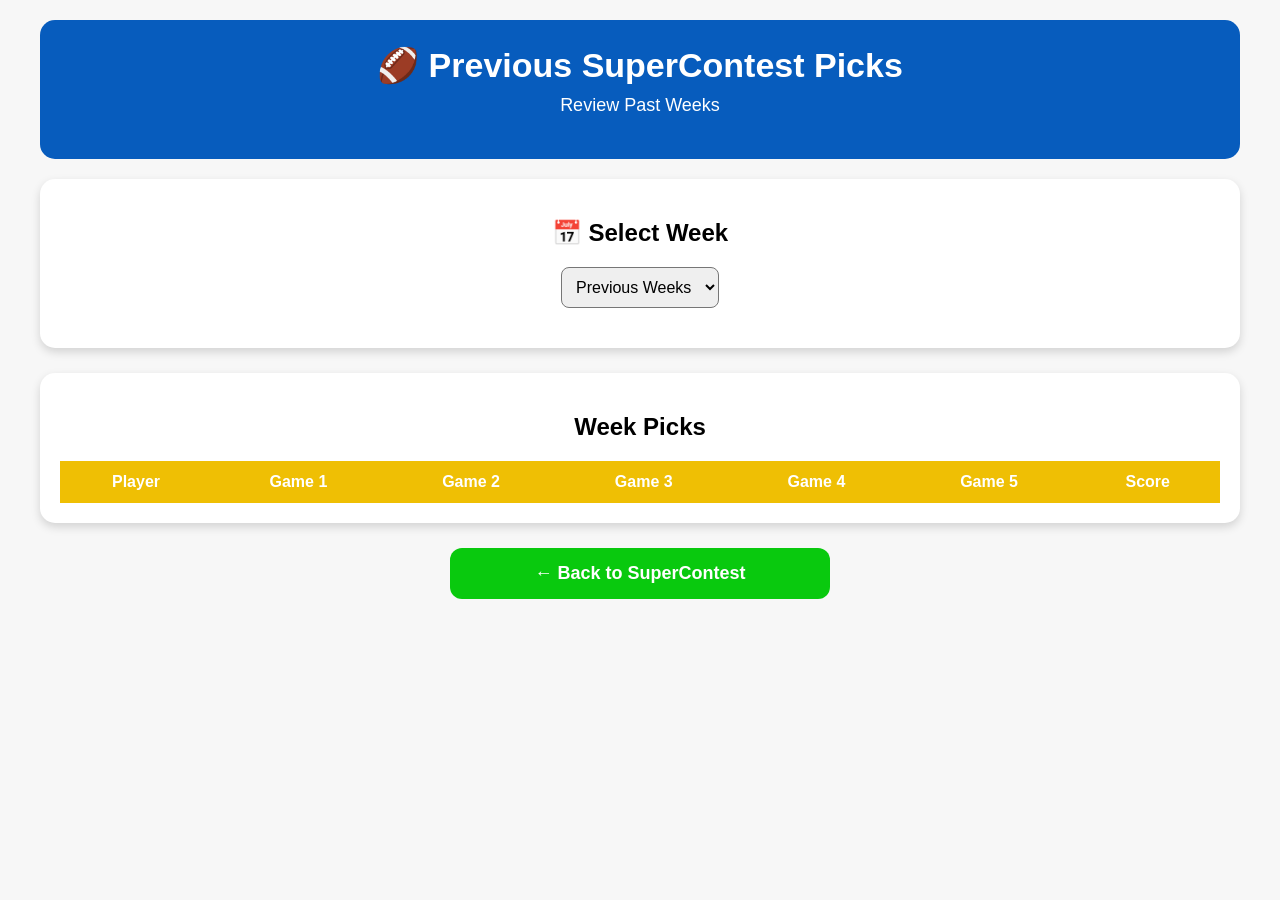
<file: previouspicks.html>
<!DOCTYPE html>
<html lang="en">

<head>

<meta charset="UTF-8">
<meta name="viewport" content="width=device-width, initial-scale=1.0">

<link rel="icon" type="image/png" href="./dp-logo.png">

<title>Previous SuperContest Picks</title>

<style>

body {
    font-family: Arial, sans-serif;
    background:#f7f7f7;
    margin:0;
    padding:20px;
}

.container {
    max-width:1200px;
    margin:auto;
}

.submit-button{
    display:block;
    text-align:center;
    background:#09C90E;
    color:white;
    text-decoration:none;
    font-weight:bold;
    padding:15px;
    border-radius:12px;
    margin:20px auto;
    max-width:350px;
    font-size:18px;
    transition:.2s;
}

.submit-button:hover{
    transform:translateY(-2px);
    box-shadow:0 4px 10px rgba(0,0,0,.2);
}

/* HEADER */

.hero {

    text-align:center;
    background:#075cbd;
    color:white;
    padding:25px;
    border-radius:15px;
    margin-bottom:20px;

}

.hero h1 {

    margin:0;
    font-size:34px;

}

.hero p {

    margin-top:10px;
    font-size:18px;

}


/* SECTION CARDS */

.section-card {

    background:white;
    border-radius:15px;
    padding:20px;
    box-shadow:0 4px 10px rgba(0,0,0,.15);
    margin-bottom:25px;

}


.section-card h2 {

    text-align:center;

}


/* DROPDOWN */

.week-selector {

    text-align:center;
    margin-bottom:20px;

}


select {

    padding:10px;
    font-size:16px;
    border-radius:8px;

}


/* TABLE */

table {

    width:100%;
    border-collapse:collapse;

}


.table-container {

    width:100%;
    overflow-x:auto;
    -webkit-overflow-scrolling:touch;

}


th {

    background:#111;
    color:white;
    padding:12px;

}


td {

    padding:12px;
    text-align:center;
    border-bottom:1px solid #ddd;
    white-space:nowrap;

}


/* RESULT COLORS */

.win-cell {

    background:#09C90E;
    

}


.loss-cell {

    background:#FF0000;
    

}


.tie-cell {

    background:#BFBFBF;
    

}

.perfect-score{
    background:#FFC000;
    color:#000;
    
    border-radius:4px;
}



/* MOBILE */

@media(max-width:700px){

.hero h1 {

    font-size:26px;

}


table {

    font-size:13px;

}

}

</style>

</head>


<body>


<div class="container">


<div class="hero">

<h1>🏈 Previous SuperContest Picks</h1>

<p>Review Past Weeks</p>

</div>



<div class="section-card">


<h2>📅 Select Week</h2>


<div class="week-selector">


<select id="weekSelect">

<option>Previous Weeks</option>

</select>


</div>


</div>




<div class="section-card">


<h2 id="weekTitle">Week Picks</h2>


<div class="table-container">


<table id="previousPicksTable">

<tr id="previousPicksHeader">

<th>Player</th>
<th>Game 1</th>
<th>Game 2</th>
<th>Game 3</th>
<th>Game 4</th>
<th>Game 5</th>
<th>Score</th>

</tr>


</table>


</div>


</div>

<a href="supercontest.html" class="submit-button">
← Back to SuperContest
</a>

</div>



<script>

const headerColors = [
    "#111111",
    "#1f4e79",
    "#2e7d32",
    "#8e24aa",
    "#c62828",
    "#F22CE5",
    "#EFBF04",
    "#C0C0C0",
    "#ef6c00"
];

const randomHeaderColor =
    headerColors[Math.floor(Math.random() * headerColors.length)];

document.querySelectorAll("#previousPicksHeader th").forEach(function(cell){

    cell.style.backgroundColor = randomHeaderColor;

});

const archiveCSV = "https://docs.google.com/spreadsheets/d/e/2PACX-1vSu2pSg7OEvox4uRVTT2P_XRVPSyuxq1DCuzc2kSoTPylfka-8VH1N9zFe7vLn7PUcMxL2ZYkK7H7P0/pub?gid=1538633472&single=true&output=csv";

let resultsLookup = {};

let archiveData = [];

let archiveLoaded = false;
let resultsLoaded = false;

function tryLoadArchive(){

    if(archiveLoaded && resultsLoaded){

        loadWeeks();

    }

}


fetch(archiveCSV)

.then(response => response.text())

.then(data => {


let rows = data.trim().split("\n");


// remove header row

rows.slice(1).forEach(rowText => {


let columns = rowText.split(",");


archiveData.push({

    week: Number(columns[0]),
    player: columns[1],
    game1: columns[2],
    game2: columns[3],
    game3: columns[4],
    game4: columns[5],
    game5: columns[6]

});


});


// create dropdown

archiveLoaded = true;
tryLoadArchive();


})


.catch(error => {

console.log("Unable to load archive:", error);

});

const resultsCSV = "https://docs.google.com/spreadsheets/d/e/2PACX-1vSu2pSg7OEvox4uRVTT2P_XRVPSyuxq1DCuzc2kSoTPylfka-8VH1N9zFe7vLn7PUcMxL2ZYkK7H7P0/pub?gid=195972555&single=true&output=csv";

fetch(resultsCSV)

.then(response => response.text())

.then(data => {


let rows = data.trim().split("\n");


rows.slice(1).forEach(rowText => {


let columns = rowText.split(",");


let week = columns[0].trim();
let pick = columns[1].trim();
let result = columns[2].trim();


resultsLookup[week + "|" + pick] = result;

});

resultsLoaded = true;
tryLoadArchive();

})

.catch(error => {

console.log("Unable to load results:", error);

});

function loadWeeks(){


let weekSelect = document.getElementById("weekSelect");


// get unique weeks

let weeks = [...new Set(archiveData.map(item => item.week))];


// newest first

weeks.sort((a,b) => b-a);


// clear dropdown

weekSelect.innerHTML = "";



weeks.forEach(week => {


let option = document.createElement("option");

option.value = week;

option.textContent = "Week " + week;


weekSelect.appendChild(option);


});


// automatically display newest week

displayWeek(weeks[0]);


// update when changed

weekSelect.addEventListener("change", function(){

displayWeek(this.value);

});


}


function gradeArchivedPicks(selectedWeek){


let table = document.getElementById("previousPicksTable");

let rows = table.rows;


for(let i = 1; i < rows.length; i++){


let score = 0;


for(let j = 1; j <= 5; j++){


let cell = rows[i].cells[j];

let pick = cell.textContent.trim();


let result = resultsLookup[selectedWeek + "|" + pick];


// remove old colors

cell.classList.remove(
"win-cell",
"loss-cell",
"tie-cell"
);



if(result === "W"){

cell.classList.add("win-cell");

score += 1;

}


else if(result === "L"){

cell.classList.add("loss-cell");

}


else if(result === "T"){

cell.classList.add("tie-cell");

score += 0.5;

}


}


let scoreCell = rows[i].cells[6];

scoreCell.textContent = score;

// Remove previous highlighting
scoreCell.classList.remove("perfect-score");

// Highlight perfect or winless weeks
if(score === 5 || score === 0){
    scoreCell.classList.add("perfect-score");
}

}


}


function displayWeek(selectedWeek){


let table = document.getElementById("previousPicksTable");


// remove old rows except header

while(table.rows.length > 1){

table.deleteRow(1);

}



let weekTitle = document.getElementById("weekTitle");

weekTitle.textContent = "Week " + selectedWeek + " Picks";



// add matching players

archiveData

.filter(item => item.week == selectedWeek)

.forEach(player => {


let row = table.insertRow();


row.insertCell().textContent = player.player;
row.insertCell().textContent = player.game1;
row.insertCell().textContent = player.game2;
row.insertCell().textContent = player.game3;
row.insertCell().textContent = player.game4;
row.insertCell().textContent = player.game5;
row.insertCell().textContent = "0";


});

gradeArchivedPicks(selectedWeek);

}


</script>


</body>

</html>
</file>
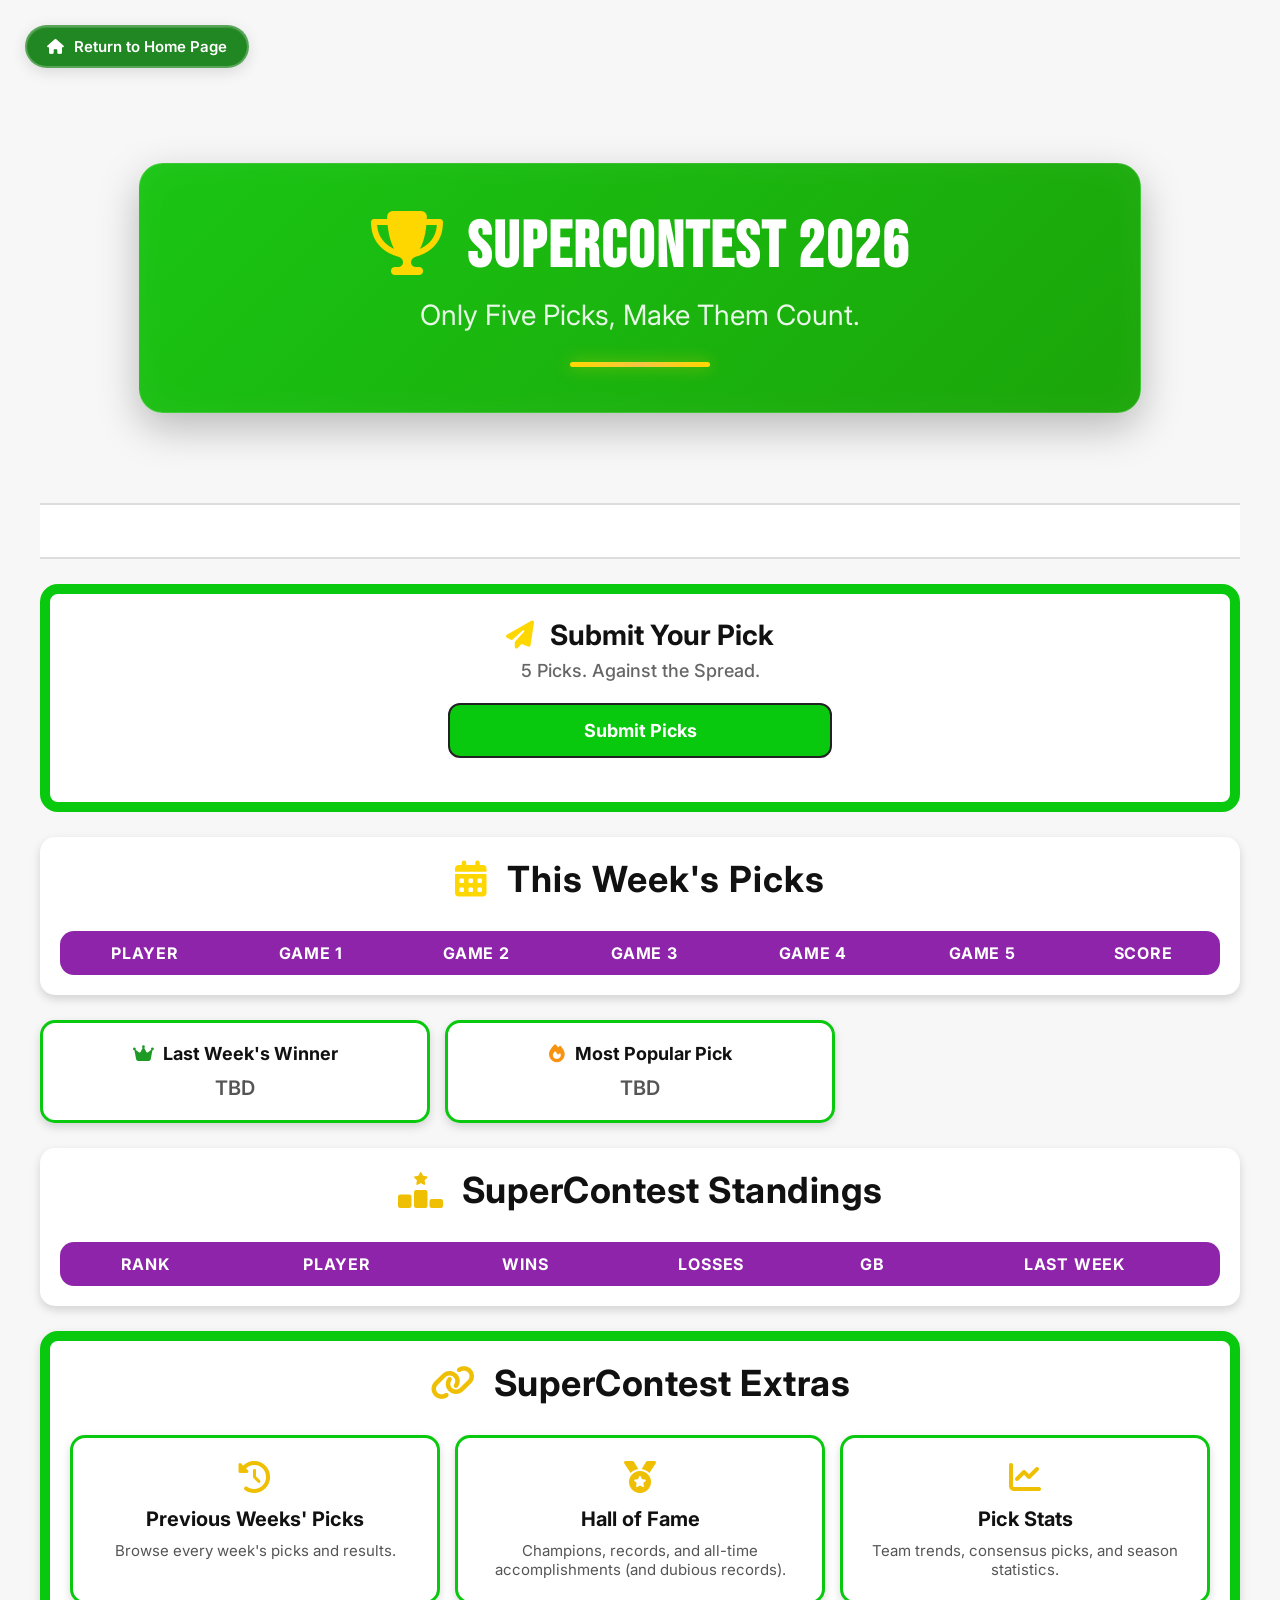
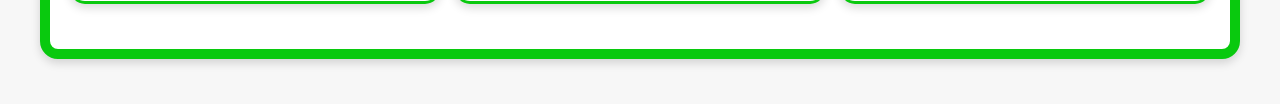
<file: supercontest.html>
<!DOCTYPE html>

<html lang="en">

<head>

<meta charset="UTF-8">
<meta name="viewport" content="width=device-width, initial-scale=1.0">

<link rel="preconnect" href="https://fonts.googleapis.com">
<link rel="preconnect" href="https://fonts.gstatic.com" crossorigin>

<link href="https://fonts.googleapis.com/css2?family=Bebas+Neue&family=Inter:wght@400;500;600;700&display=swap" rel="stylesheet">

<link rel="stylesheet" href="https://cdnjs.cloudflare.com/ajax/libs/font-awesome/6.7.2/css/all.min.css">

<link rel="stylesheet" href="css/pages/supercontest.css">
<link rel="icon" type="image/png" href="./dp-logo.png">

<title>SuperContest 2026</title>


<style>

body {
    font-family: Arial, sans-serif;
    background:#f7f7f7;
    margin:0;
    padding:20px;
}

.container {
    max-width:1200px;
    margin:auto;
}

/* Navigation */

.nav {
    text-align:center;
    margin-bottom:25px;
}

.nav a {
    text-decoration:none;
}

.nav button {
    padding:12px 22px;
    margin:5px;
    border-radius:12px;
    border:2px solid #222;
    background:#ffffff;
    font-size:18px;
    font-weight:bold;
    cursor:pointer;
    transition:.2s;
}

.nav button:hover {
    transform:translateY(-3px);
    box-shadow:0px 5px 10px rgba(0,0,0,.2);
}

/* =========================
   SUPERCONTEST HERO
========================= */

.hero{

    min-height:300px;

    display:flex;

    justify-content:center;

    align-items:center;

    text-align:center;

    padding:40px 20px;

    margin-bottom:25px;

}


.hero-content{

    background:
    linear-gradient(
        135deg,
        #1ac514,
        #1ba509
    );

    padding:45px 50px;

    border-radius:24px;

    border:1px solid rgba(255,255,255,.15);

    box-shadow:
        0 15px 40px rgba(0,0,0,.25),
        0 0 40px rgba(255,255,255,.05) inset;

    max-width:900px;

    width:100%;

}


.hero h1{

    font-family:"Bebas Neue",sans-serif;

    font-size:64px;

    letter-spacing:2px;

    margin:0 0 12px;

    color:white;

}


.hero h1 i{

    color:#FFD700;

    margin-right:10px;

}


.hero h2{

    font-family:"Inter",Arial,sans-serif;

    font-size:28px;

    font-weight:400;

    margin:0 0 30px;

    color:rgba(255,255,255,.9);

}


.hero-divider{

    width:140px;

    height:5px;

    margin:0 auto;

    border-radius:20px;

    background:
    linear-gradient(
        90deg,
        #FFD700,
        #F5C542,
        #FFD700
    );

    box-shadow:
        0 0 15px rgba(255,215,0,.5);

}


/* NFL TICKER */

.ticker{
    width:100%;
    background:white;
    border-top:2px solid #ddd;
    border-bottom:2px solid #ddd;
    overflow:hidden;
    white-space:nowrap;
    padding:15px 0;
    margin:20px 0 25px 0;
}

.ticker-game{
    display:inline-flex;
    align-items:center;
    border-right:2px solid #ccc;
    padding-right:35px;
    margin-right:35px;
}

.ticker-track{
    display:inline-block;
    padding-left:100%;
    animation:ticker 45s linear infinite;
    font-family:Arial,Helvetica,sans-serif;
    font-size:18px;
    font-weight:bold
}

.ticker-track span{
    margin-right:45px;
    color:#222
}

.live{color:#D00000}

.final{color:#555}

.upcoming{color:#005CB9}

.team-logo{
    width:28px;
    height:28px;
    vertical-align:middle;
    margin:0 7px
}

@keyframes ticker{
    from{transform:translateX(0)}
    to{transform:translateX(-100%)}
}


/* BUTTON */

.submit-button {

    display:block;
    text-align:center;
    background:#09C90E;
    color:white;
    text-decoration:none;
    font-weight:bold;
    padding:15px;
    border-radius:12px;
    margin:20px auto;
    max-width:350px;
    font-size:18px;

}

.previous-button {

    display:block;
    text-align:center;
    background:#1f4e79;
    color:white;
    text-decoration:none;
    font-weight:bold;
    padding:15px;
    border-radius:12px;
    margin:20px auto;
    max-width:350px;
    font-size:18px;

}


/* LIVE BANNER CARD */

.live-banner {

    background:white;
    border-radius:15px;
    padding:20px;
    box-shadow:0 4px 10px rgba(0,0,0,.15);
    margin-bottom:25px;
    text-align:center;
    font-weight:bold;

}


/* DASHBOARD */

.dashboard {

    display:grid;
    grid-template-columns:repeat(3,1fr);
    gap:15px;
    margin-bottom:25px;

}


.dashboard-card {

    background:white;
    padding:20px;
    border-radius:15px;
    box-shadow:0 4px 10px rgba(0,0,0,.15);
    text-align:center;

}


.dashboard-card h3 {

    margin-top:0;

}


/* BOTTOM NAVIGATION CARDS */

.nav-dashboard{
    display:grid;
    grid-template-columns:repeat(3,1fr);
    gap:15px;
    margin:25px 0;
}

.nav-card{
    display:block;
    background:white;
    border-radius:15px;
    padding:22px;
    text-align:center;
    text-decoration:none;
    color:#111;
    box-shadow:0 4px 10px rgba(0,0,0,.15);
    transition:.2s;
}

.nav-card:hover{
    transform:translateY(-4px);
    box-shadow:0 8px 18px rgba(0,0,0,.25);
}

.nav-card h3{
    margin:0 0 10px 0;
    font-size:22px;
}

.nav-card p{
    margin:0;
    color:#555;
    font-size:15px;
}

@media(max-width:700px){

    .nav-dashboard{
        grid-template-columns:1fr;
    }

}


/* STANDINGS CARD */

.section-card {

    background:white;
    border-radius:15px;
    padding:20px;
    box-shadow:0 4px 10px rgba(0,0,0,.15);
    margin-bottom:25px;

}


.section-card h2 {

    text-align:center;

}


table {

    width:100%;
    border-collapse:collapse;

}

.table-container {

    width:100%;
    overflow-x:auto;
    -webkit-overflow-scrolling:touch;

}


th {

    background:#111;
    color:white;
    padding:12px;

}


td {

    padding:12px;
    text-align:center;
    border-bottom:1px solid #ddd;
    white-space:nowrap;

}

#standingsTable th:nth-child(2),
#standingsTable td:nth-child(2) {
    white-space:nowrap;
}

.win-cell {
    background:#09C90E;
    font-weight:bold;
}

.loss-cell {
    background:#FF0000;
    font-weight:bold;
}

.tie-cell {
    background:#BFBFBF;
    font-weight:bold;
}

.perfect-score{
    background:#FFC000;
    color:#000;
    font-weight:bold;
    border-radius:4px;
}


/* MOBILE */

@media(max-width:700px){

    .dashboard {
        grid-template-columns:1fr;
    }

    .hero h1 {
        font-size:26px;
    }

    table {
        font-size:13px;
    }

}

</style>

</head>

<div class="nav">

<a href="index.html">
<button><i class="fa-solid fa-house"></i> Return to Home Page</button>
</a>

</div>

<body>

<div class="container">

<section class="hero">

<div class="hero-content">

    <h1>
        <i class="fa-solid fa-trophy"></i>
        SuperContest 2026
    </h1>

    <h2>Only Five Picks, Make Them Count.</h2>

    <div class="hero-divider"></div>

</div>

</section>

<div class="ticker">

<div class="ticker-track" id="liveTicker">
    Loading NFL scores...
</div>

</div>

<div class="container">

<div class="submit-section">


<div class="submit-title">
    <i class="fa-solid fa-paper-plane"></i>
    Submit Your Pick
</div>

<div class="submit-subtitle">
    5 Picks. Against the Spread.
</div>

<a class="submit-button" href="https://forms.gle/ggRLFfsKXjJK6P6r5" target="_blank">
    Submit Picks
</a>


</div>

<div class="section-card supercontest-picks-card">

<h2><i class="fa-solid fa-calendar-days"></i> This Week's Picks</h2>

<div class="table-container">

<table id="picksTable">

<tr id="standingsHeader">

<th>Player</th>
<th>Game 1</th>
<th>Game 2</th>
<th>Game 3</th>
<th>Game 4</th>
<th>Game 5</th>
<th>Score</th>

</tr>

</table>

</div>

</div>

<div class="dashboard">

<div class="dashboard-card">

<h3><i class="fa-solid fa-crown"></i> Last Week's Winner</h3>

<p id="lastWeekWinner">
TBD
</p>

</div>

<div class="dashboard-card">

<h3><i class="fa-solid fa-fire"></i> Most Popular Pick</h3>

<p id="mostPopularPick">
TBD
</p>

</div>

</div>

<div class="section-card supercontest-standings-card">

<h2><i class="fa-solid fa-ranking-star"></i> SuperContest Standings</h2>

<div class="table-container">

<table id="standingsTable">

<tr id="standingsHeader">

<th>Rank</th>
<th>Player</th>
<th>Wins</th>
<th>Losses</th>
<th>GB</th>
<th>Last Week</th>

</tr>

</table>

</div>

</div>

<div class="section-card">

<h2><i class="fa-solid fa-link"></i> SuperContest Extras</h2>

<div class="nav-dashboard">

<a class="nav-card" href="previouspicks.html">

<h3><i class="fa-solid fa-clock-rotate-left"></i></h3>

<h3>Previous Weeks' Picks</h3>

<p>Browse every week's picks and results.</p>

</a>

<a class="nav-card" href="halloffame.html">

<h3><i class="fa-solid fa-medal"></i></h3>

<h3>Hall of Fame</h3>

<p>Champions, records, and all-time accomplishments (and dubious records).</p>

</a>

<a class="nav-card" href="pickstats.html">

<h3><i class="fa-solid fa-chart-line"></i></h3>

<h3>Pick Stats</h3>

<p>Team trends, consensus picks, and season statistics.</p>

</a>

</div>

</div>

</div>

<script>

const standingsColors = [
    "#111111",
    "#1f4e79",
    "#2e7d32",
    "#8e24aa",
    "#c62828",
    "#F22CE5",
    "#EFBF04",
    "#C0C0C0",
    "#ef6c00"
];

const randomHeaderColor = standingsColors[
    Math.floor(Math.random() * standingsColors.length)
];

document.querySelectorAll("#picksHeader th").forEach(function(cell){
    cell.style.backgroundColor = randomHeaderColor;
});

document.querySelectorAll("#standingsHeader th").forEach(function(cell){
    cell.style.backgroundColor = randomHeaderColor;
});


/* =========================
   GOOGLE SHEET DATA
========================= */

const CURRENT_WEEK = 12;

const picksCSV = "https://docs.google.com/spreadsheets/d/e/2PACX-1vSu2pSg7OEvox4uRVTT2P_XRVPSyuxq1DCuzc2kSoTPylfka-8VH1N9zFe7vLn7PUcMxL2ZYkK7H7P0/pub?gid=1863229817&single=true&output=csv";

const archiveCSV = "https://docs.google.com/spreadsheets/d/e/2PACX-1vSu2pSg7OEvox4uRVTT2P_XRVPSyuxq1DCuzc2kSoTPylfka-8VH1N9zFe7vLn7PUcMxL2ZYkK7H7P0/pub?gid=1538633472&single=true&output=csv";

const resultsCSV = "https://docs.google.com/spreadsheets/d/e/2PACX-1vSu2pSg7OEvox4uRVTT2P_XRVPSyuxq1DCuzc2kSoTPylfka-8VH1N9zFe7vLn7PUcMxL2ZYkK7H7P0/pub?gid=195972555&single=true&output=csv";


let resultsLookup = {};

let currentPicks = [];

let archiveData = [];

let picksLoaded = false;

let archiveLoaded = false;

let resultsLoaded = false;


/* =========================
   LOAD RESULTS
========================= */

fetch(resultsCSV)

.then(response => response.text())

.then(data => {

    let rows = data.trim().split("\n");

    rows.slice(1).forEach(rowText => {

        let columns = rowText.split(",");

        let week = columns[0].trim();
        let pick = columns[1].trim();
        let result = columns[2].trim();

        resultsLookup[week + "|" + pick] = result;

    });

    resultsLoaded = true;

    tryBuildEverything();

})

.catch(error => {

    console.log("Unable to load results:", error);

});


/* =========================
   LOAD CURRENT PICKS
========================= */

fetch(picksCSV)

.then(response => response.text())

.then(data => {

    let rows = data.trim().split("\n");

    rows.slice(1).forEach(rowText => {

        let columns = rowText.split(",");

        currentPicks.push({

            player: columns[0].trim(),

            game1: columns[1].trim(),

            game2: columns[2].trim(),

            game3: columns[3].trim(),

            game4: columns[4].trim(),

            game5: columns[5].trim()

        });

    });


    let table = document.getElementById("picksTable");

    currentPicks.forEach(player => {

        let row = table.insertRow();

        row.insertCell().textContent = player.player;
        row.insertCell().textContent = player.game1;
        row.insertCell().textContent = player.game2;
        row.insertCell().textContent = player.game3;
        row.insertCell().textContent = player.game4;
        row.insertCell().textContent = player.game5;
        row.insertCell().textContent = "0";

    });


    picksLoaded = true;

    tryBuildEverything();

})

.catch(error => {

    console.log("Unable to load picks:", error);

});


/* =========================
   LOAD PREVIOUS WEEKS
========================= */

fetch(archiveCSV)

.then(response => response.text())

.then(data => {

    let rows = data.trim().split("\n");

    rows.slice(1).forEach(rowText => {

        let columns = rowText.split(",");

        archiveData.push({

            week: Number(columns[0].trim()),

            player: columns[1].trim(),

            game1: columns[2].trim(),

            game2: columns[3].trim(),

            game3: columns[4].trim(),

            game4: columns[5].trim(),

            game5: columns[6].trim()

        });

    });


    archiveLoaded = true;

    tryBuildEverything();

})

.catch(error => {

    console.log("Unable to load previous picks:", error);

});


/* =========================
   WAIT FOR ALL DATA
========================= */

function tryBuildEverything(){

    if(
        picksLoaded &&
        archiveLoaded &&
        resultsLoaded
    ){

        gradeCurrentPicks();

        buildAutomaticStandings();

    }

}


/* =========================
   GRADE CURRENT PICKS
========================= */

function gradeCurrentPicks(){

    let table = document.getElementById("picksTable");

    let rows = table.rows;


    /*
       Determine the current week.

       The Previous Weeks sheet contains completed
       previous weeks, so the current week is the
       next week after the latest archived week.
    */

let currentWeek = CURRENT_WEEK;


    for(let i = 1; i < rows.length; i++){

        let score = 0;

        for(let j = 1; j <= 5; j++){

            let cell = rows[i].cells[j];

            let pick = cell.textContent.trim();

            let result =
                resultsLookup[currentWeek + "|" + pick];


            cell.classList.remove(
                "win-cell",
                "loss-cell",
                "tie-cell"
            );


            if(result === "W"){

                cell.classList.add("win-cell");

                score += 1;

            }

            else if(result === "L"){

                cell.classList.add("loss-cell");

            }

            else if(result === "T"){

                cell.classList.add("tie-cell");

                score += 0.5;

            }

        }


        let scoreCell = rows[i].cells[6];

        scoreCell.textContent = score;

        scoreCell.classList.remove("perfect-score");


        if(score === 5 || score === 0){

            scoreCell.classList.add("perfect-score");

        }

    }

}


/* =========================
   GRADE A WEEK
========================= */

function gradeWeek(player, week){

    let picks = [

        player.game1,
        player.game2,
        player.game3,
        player.game4,
        player.game5

    ];


    let wins = 0;

    let losses = 0;

    let ties = 0;


    picks.forEach(pick => {

        let result =
            resultsLookup[week + "|" + pick];


        if(result === "W"){

            wins++;

        }

        else if(result === "L"){

            losses++;

        }

        else if(result === "T"){

            ties++;

        }

    });


    return {

        wins:wins,

        losses:losses,

        ties:ties,

        graded:wins + losses + ties

    };

}


/* =========================
   AUTOMATIC STANDINGS
========================= */

function buildAutomaticStandings(){

    let standings = {};


    /*
       Get every player appearing in either
       the archive or current picks.
    */

    archiveData.forEach(player => {

        if(!standings[player.player]){

            standings[player.player] = {

                wins:0,

                losses:0,

                ties:0,

                weeks:{}

            };

        }

    });


    currentPicks.forEach(player => {

        if(!standings[player.player]){

            standings[player.player] = {

                wins:0,

                losses:0,

                ties:0,

                weeks:{}

            };

        }

    });


    /*
       Determine completed previous weeks.
    */

let previousWeeks = [

    ...new Set(
        archiveData
            .map(item => item.week)
            .filter(week =>
                !isNaN(week) &&
                week < CURRENT_WEEK
            )
    )

];


    previousWeeks.sort((a,b) => a-b);


    /*
       Grade every archived week.
    */

    previousWeeks.forEach(week => {

        archiveData

        .filter(player => player.week === week)

        .forEach(player => {

            let result = gradeWeek(player,week);


            /*
               Only count a week once all five
               picks have a result.
            */

            
if(result.graded === 5){

    standings[player.player].wins += result.wins + (result.ties * 0.5);

    standings[player.player].losses += result.losses + (result.ties * 0.5);

    standings[player.player].ties += result.ties;

    standings[player.player].weeks[week] = result;

}


        });

    });


    /*
       Determine the current week.
    */

let currentWeek = CURRENT_WEEK;


/*
   Add current week results to the season standings
   as soon as each game has a result.
*/

currentPicks.forEach(player => {

    let result = gradeWeek(player,currentWeek);

if(result.graded > 0){

    standings[player.player].wins += result.wins + (result.ties * 0.5);

    standings[player.player].losses += result.losses + (result.ties * 0.5);

    standings[player.player].ties += result.ties;

    standings[player.player].weeks[currentWeek] = result;

}


});


    /*
       Convert standings object to array.
    */

    let players = Object.keys(standings).map(name => {

        return {

            player:name,

            wins:standings[name].wins,

            losses:standings[name].losses,

            ties:standings[name].ties,

            weeks:standings[name].weeks

        };

    });


    /*
       Sort by wins.

       Ties in wins remain tied.
    */

    players.sort((a,b) => {

        if(b.wins !== a.wins){

            return b.wins - a.wins;

        }

        return a.player.localeCompare(b.player);

    });


/*
   Calculate GB.

   GB = highest number of wins in the standings
        minus the player's number of wins.
*/

let leaderWins = players.length
    ? Math.max(...players.map(player => player.wins))
    : 0;


players.forEach((player,index) => {

    /*
       Players with the same number of wins
       receive the same rank.

    */

    if(index === 0){

        player.rank = 1;

    }

    else if(player.wins === players[index - 1].wins){

        player.rank = players[index - 1].rank;

    }

    else{

        player.rank = index + 1;

    }


    player.gb = leaderWins - player.wins;

});


    /*
       Determine the most recent fully completed
       week for the "Last Week" column.
    */

    let completedWeeks = previousWeeks.filter(week => {

    const weekPlayers = archiveData.filter(item =>
        item.week === week
    );

    return weekPlayers.length > 0 &&
        weekPlayers.every(player =>
            gradeWeek(player,week).graded === 5
        );

});


completedWeeks.sort((a,b) => b-a);


let lastCompletedWeek =
    completedWeeks.length
    ? completedWeeks[0]
    : null;


    /*
       Build standings table.
    */

    let table =
        document.getElementById("standingsTable");


    while(table.rows.length > 1){

        table.deleteRow(1);

    }


    players.forEach(player => {

        let row = table.insertRow();


        row.insertCell().textContent =
            player.rank;


        row.insertCell().textContent =
            player.player;


        row.insertCell().textContent =
            player.wins;


        row.insertCell().textContent =
            player.losses;


        row.insertCell().textContent =
            player.gb === 0
                ? "-"
                : player.gb;


        let lastWeekCell =
            row.insertCell();


        if(
            lastCompletedWeek !== null &&
            player.weeks[lastCompletedWeek]
        ){

            let result =
                player.weeks[lastCompletedWeek];


            let recordText =
                result.wins +
                "-" +
                result.losses;


            if(result.ties > 0){

                recordText +=
                    "-" + result.ties;

            }


            lastWeekCell.textContent =
                recordText;

        }

        else{

            lastWeekCell.textContent =
                "—";

        }

    });

    updateDashboard(lastCompletedWeek);

}

function updateDashboard(lastCompletedWeek){

const winnerElement = document.getElementById("lastWeekWinner");

const popularElement = document.getElementById("mostPopularPick");


/* =========================
   LAST WEEK'S WINNER
========================= */

if(lastCompletedWeek === null){

winnerElement.textContent = "TBD";

}

else{

const weeklyResults = [];


archiveData

.filter(item => item.week === lastCompletedWeek)

.forEach(player => {

const result = gradeWeek(player,lastCompletedWeek);


if(result.graded === 5){

weeklyResults.push({

player:player.player,

wins:result.wins,

losses:result.losses,

ties:result.ties,

score:result.wins + (result.ties * 0.5)

});

}

});


if(!weeklyResults.length){

winnerElement.textContent = "TBD";

}

else{

const highestScore = Math.max(

...weeklyResults.map(player => player.score)

);


const winners = weeklyResults.filter(player =>

player.score === highestScore

);


winnerElement.textContent = winners.map(player => {

let record = `${player.wins}-${player.losses}`;

if(player.ties > 0){

record += `-${player.ties}`;

}

return `${player.player} — ${record}`;

}).join(" & ");

}

}


/* =========================
   MOST POPULAR PICK
========================= */

const pickCounts = {};


currentPicks.forEach(player => {

const picks = [

player.game1,

player.game2,

player.game3,

player.game4,

player.game5

];


picks.forEach(pick => {

const exactPick = pick.trim();


if(!exactPick) return;


if(!pickCounts[exactPick]){

pickCounts[exactPick] = 0;

}


pickCounts[exactPick]++;

});

});


const pickEntries = Object.entries(pickCounts);


if(!pickEntries.length){

popularElement.textContent = "TBD";

}

else{

const highestCount = Math.max(

...pickEntries.map(entry => entry[1])

);


const popularPicks = pickEntries

.filter(entry => entry[1] === highestCount)

.map(entry => entry[0]);


if(popularPicks.length === 1){

popularElement.textContent =

`${popularPicks[0]} — ${highestCount} ${highestCount === 1 ? "pick" : "picks"}`;

}

else{

popularElement.textContent =

`${popularPicks.join(" & ")} — ${highestCount} picks each`;

}

}

}

/* =========================
   NFL TICKER
========================= */

async function updateNFLTicker(){

    const ticker=document.getElementById("liveTicker");

    try{

        const response=await fetch(
            "https://site.api.espn.com/apis/site/v2/sports/football/nfl/scoreboard"
        );

        const data=await response.json();

        let output="";


        data.events.forEach(game=>{

            const teams =
                game.competitions[0].competitors;

            const away =
                teams.find(team=>team.homeAway==="away");

            const home =
                teams.find(team=>team.homeAway==="home");

            if(!away||!home)return;


            const status=game.status.type;

            let statusText="";


            if(status.state==="in"){

                statusText=
                    `<span class="live">🔴 LIVE</span> ${status.shortDetail}`;

            }

            else if(status.completed){

                statusText=
                    `<span class="final">FINAL</span>`;

            }

            else{

                const kickoff =
                    new Date(game.date).toLocaleTimeString([],{
                        hour:"numeric",
                        minute:"2-digit"
                    });

                statusText=
                    `<span class="upcoming">${kickoff}</span>`;

            }


            output+=`

                <span class="ticker-game">

                    ${statusText}

                    <img class="team-logo"
                    src="${away.team.logo}"
                    alt="${away.team.displayName}">

                    ${away.score||""}

                    &nbsp;-&nbsp;

                    ${home.score||""}

                    <img class="team-logo"
                    src="${home.team.logo}"
                    alt="${home.team.displayName}">

                </span>

            `;

        });


        if(output===""){

            output=
                "<span>🏈 No NFL games scheduled</span>";

        }


        ticker.innerHTML=output;

    }

    catch(error){

        console.log("NFL ticker error:",error);

        ticker.innerHTML=
            "<span>🏈 NFL scores unavailable</span>";

    }

}


updateNFLTicker();

setInterval(updateNFLTicker,60000);


</script>

</body>
</html>
</file>
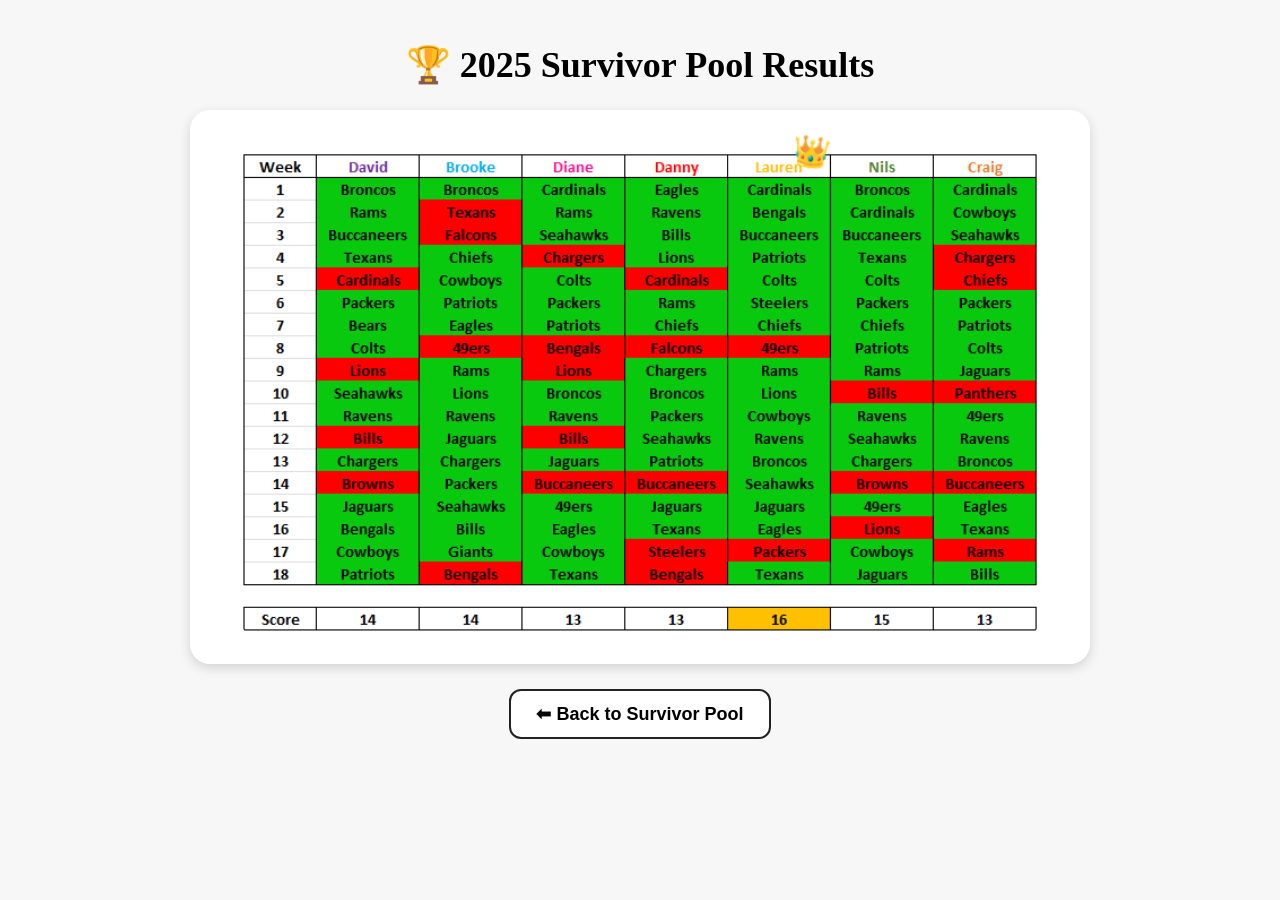
<file: survivor-results.html>
<!DOCTYPE html>
<html>

<head>

<title>2025 Survivor Results</title>

<meta name="viewport" content="width=device-width, initial-scale=1.0">
<link rel="icon" type="image/png" href="./dp-logo.png">
<style>

body {
    font-family:"Times New Roman", Times, serif;
    background:#f7f7f7;
    max-width:900px;
    margin:auto;
    padding:20px;
    text-align:center;
}

h1 {
    font-size:36px;
}

.card {

    background:white;
    border-radius:20px;
    padding:25px;
    box-shadow:0px 4px 12px rgba(0,0,0,.15);

}


img {

    width:100%;
    max-width:800px;
    border-radius:15px;

}


button {

    margin-top:25px;
    padding:12px 25px;
    border-radius:12px;
    border:2px solid #222;
    background:white;
    font-size:18px;
    font-weight:bold;
    cursor:pointer;

}

</style>

</head>


<body>


<h1>🏆 2025 Survivor Pool Results</h1>


<div class="card">

<img src="survivor2025results.png" alt="2025 Survivor Results">


</div>


<a href="survivor.html">

<button>
⬅ Back to Survivor Pool
</button>

</a>



</body>

</html>
</file>
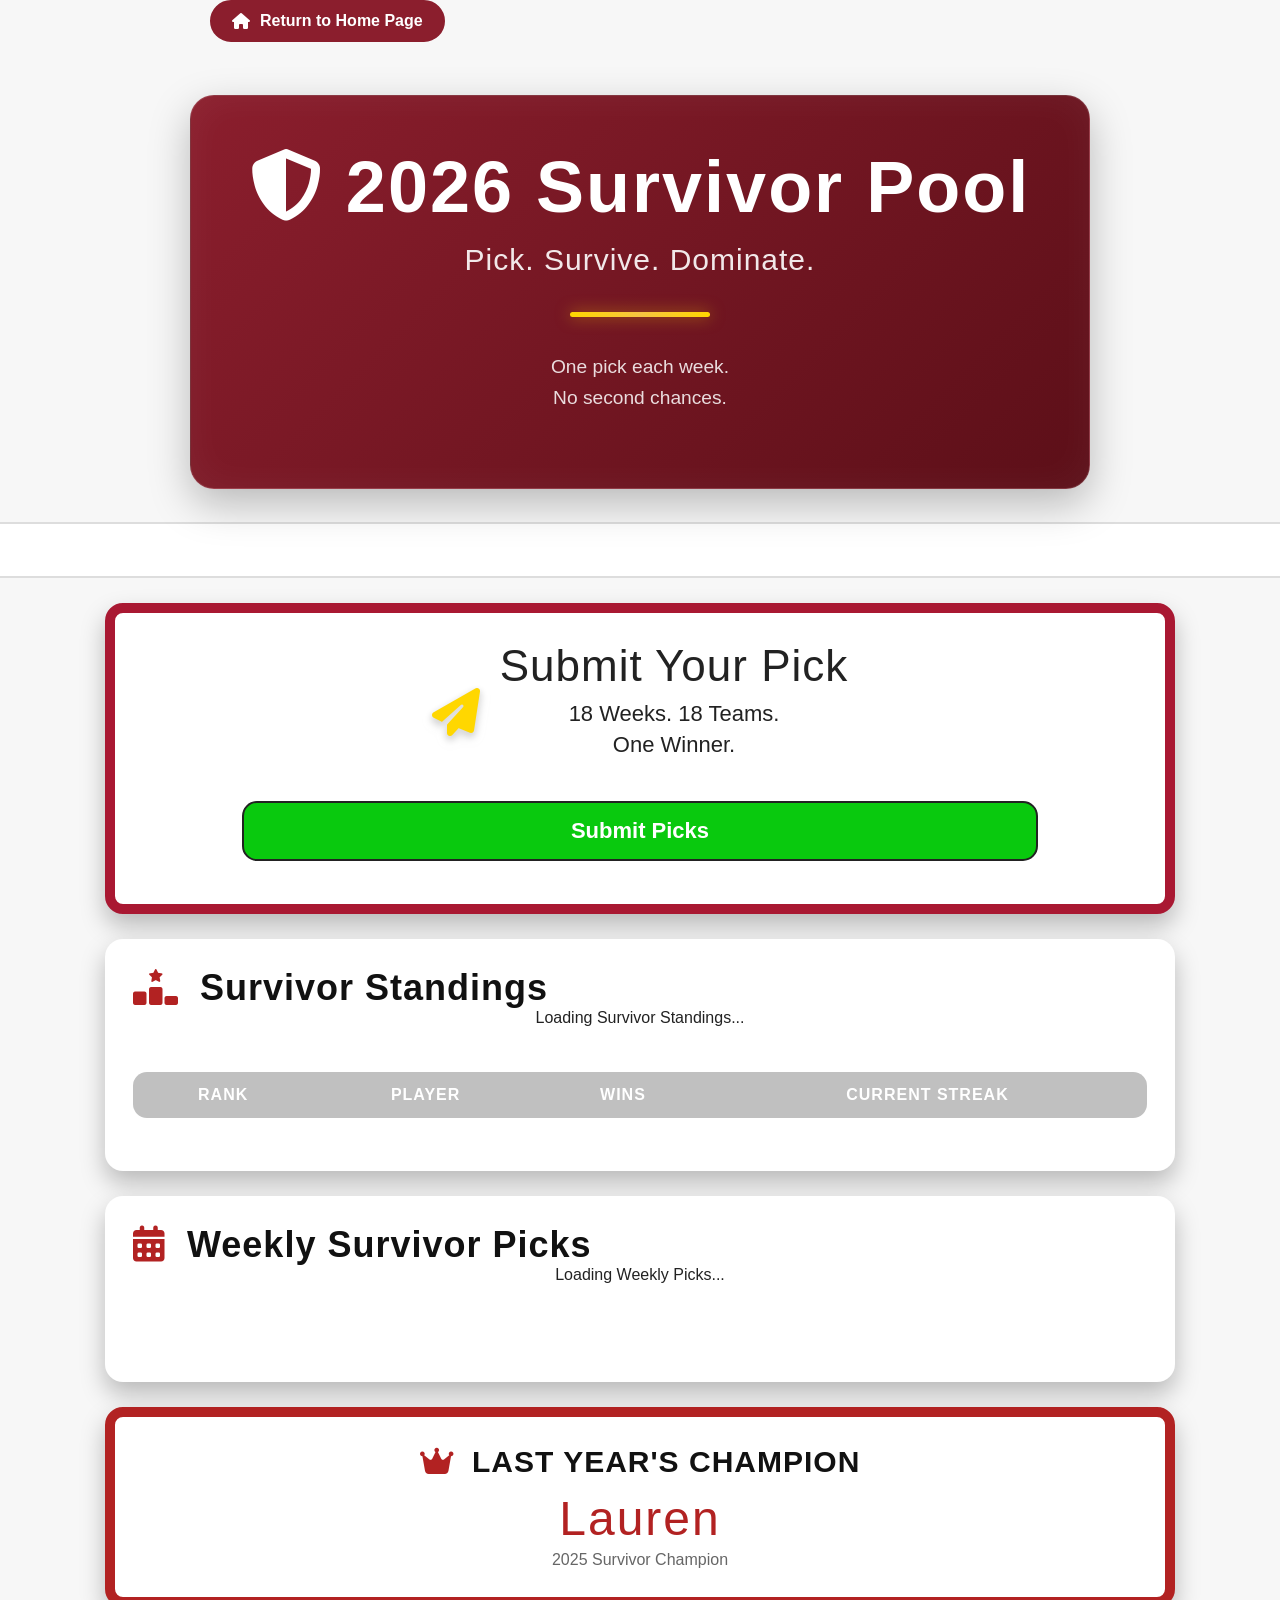
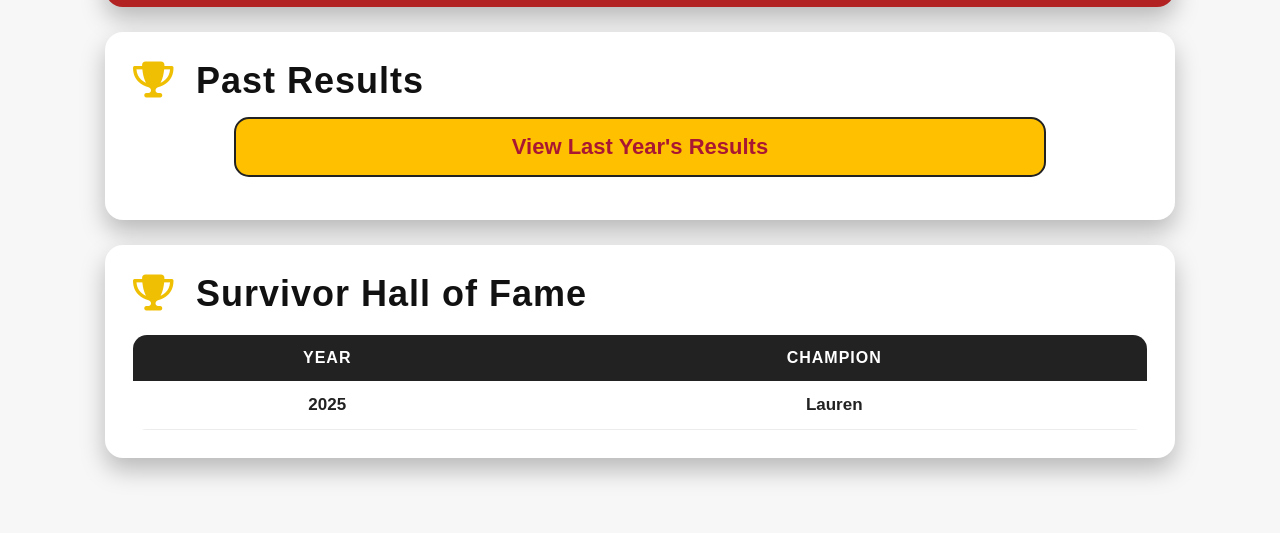
<file: survivor.html>
<!DOCTYPE html>
<html>
<head>
<title>Survivor Pool</title>
<meta name="viewport" content="width=device-width, initial-scale=1.0">

<link rel="stylesheet" href="css/global.css">
<link rel="stylesheet" href="css/components.css">
<link rel="stylesheet" href="css/animations.css">
<link rel="stylesheet" href="css/tables.css">
<link rel="stylesheet" href="css/mobile.css">
<link rel="stylesheet" href="css/pages/survivor.css">
<link rel="stylesheet" href="https://cdnjs.cloudflare.com/ajax/libs/font-awesome/6.7.2/css/all.min.css">
<link rel="icon" type="image/png" href="./dp-logo.png">

<style>
body{
    font-family:"Inter",sans-serif;
    background:#f7f7f7;
    margin:0;
    color:#222;
}

.subtitle{
    text-align:center;
    font-size:22px;
    margin-bottom:25px;
}
#standingsHeader th{
    transition:background-color .3s ease;
}


/* Buttons */
.big-button{
    display:block;
    width:80%;
    margin:15px auto;
    padding:15px;
    border-radius:15px;
    border:2px solid #222;
    background:#09C90E;
    color:white;
    font-size:22px;
    font-weight:bold;
    cursor:pointer;
    text-align:center;
    text-decoration:none;
    transition:.2s;
}
.big-button:hover{
    transform:translateY(-3px);
    box-shadow:0px 6px 12px rgba(0,0,0,.2);
}
.secondary{
    background:#FFC000;
    color:#A91832;
}
/* Table */
table{
    width:100%;
    border-collapse:separate;
    border-spacing:0;
    margin-top:20px;
}
th{
    color:white;
    padding:14px;
    font-weight:700;
}
td{
    padding:14px;
    text-align:center;
    border-bottom:1px solid #ececec;
}
.correctPick{
    background:#09C90E;
    color:#000000;
    font-weight:bold;
}
.incorrectPick{
    background:#FF0000;
    color:#000000;
    font-weight:bold;
}
.table-container{
    width:100%;
    overflow-x:auto;
    -webkit-overflow-scrolling:touch;
}
.leaderScore{
    background:#ffed9a;
    font-weight:bold;
    border:3px solid #EFBF04;
}
#weeklyTable{
    min-width:700px;
}
#weeklyTable th,
#weeklyTable td{
    padding:8px 6px;
    font-size:16px;
}
iframe{
    border-radius:15px;
}

/* Mobile */
@media(max-width:600px){
body{
    padding:10px;
}
h1{
    font-size:30px;
}
.big-button{
    width:95%;
}
.nav button{
    width:90%;
}
}

/* ADD THE NEW HERO CSS HERE */

.section-subtitle{
    text-align:center;
    color:#666;
    margin:-10px 0 20px;
    font-size:.95rem;
}

@media(max-width:600px){

    body{
        overflow-x:hidden;
    }

}

</style>
</head>
<body>

    <div class="hero-home-container">
    <a href="index.html" class="hero-home">
        <i class="fa-solid fa-house"></i>
        Return to Home Page
    </a>
</div>
<section class="hero">

<div class="hero-content">
<h1>
    <i class="fa-solid fa-shield-halved"></i>
    2026 Survivor Pool
</h1>

<h2>Pick. Survive. Dominate.</h2>

<div class="hero-divider"></div>

<p class="hero-description">
One pick each week.<br>
No second chances.
</p>

<div class="hero-buttons">

</div>

</div>

</section>

<div class="ticker">
    <div class="ticker-track" id="liveTicker">
        Loading NFL scores...
    </div>
</div>

<div class="container">
    
<div class="section-card survivor-section-card">

<div class="left">

<div class="icon">
<i class="fa-solid fa-paper-plane"></i>
</div>

<div>

<div class="title">
Submit Your Pick
</div>

<div class="subtitle">
18 Weeks. 18 Teams.<br>
One Winner.
</div>

</div>

</div>

<a class="big-button" href="https://forms.gle/1xNbpfPvYsAFEqzX8" target="_blank">
Submit Picks
</a>

</div>
<div class="section-card survivor-standings-card">
<h2>
    <i class="fa-solid fa-ranking-star"></i>
    Survivor Standings
</h2>
<p id="loading" style="text-align:center;">
Loading Survivor Standings...
</p>
<div class="table-container standings-table-container">
    <table id="survivorTable">
<tr id="standingsHeader">
<th>Rank</th>
<th>Player</th>
<th>Wins</th>
<th>Current Streak</th>
</tr>
</table>
</div>
</div>
<div class="section-card survivor-weekly-card">
<h2>
    <i class="fa-solid fa-calendar-days"></i>
    Weekly Survivor Picks
</h2>
<p id="weeklyLoading" style="text-align:center;">
Loading Weekly Picks...
</p>
<div class="table-container">
<table id="weeklyTable"></table>
</div>
</div>
<div class="section-card survivor-champion">
<h2>
    <i class="fa-solid fa-crown"></i>
    LAST YEAR'S CHAMPION
</h2>
<p>
Lauren
</p>
<p>
2025 Survivor Champion
</p>
</div>
<div class="section-card survivor-results-card">

<h2>
    <i class="fa-solid fa-trophy"></i>
    Past Results
</h2>

<a class="big-button secondary" href="survivor-results.html">
    View Last Year's Results
</a>

</div>
<div class="section-card survivor-hof-card">

<h2>
    <i class="fa-solid fa-trophy"></i>
    Survivor Hall of Fame
</h2>

<table>

<tr>
<th>Year</th>
<th>Champion</th>
</tr>

<tr>
<td>2025</td>
<td>Lauren</td>
</tr>

</table>

</div>
</div>
<script>
const leaderboardURL="https://docs.google.com/spreadsheets/d/e/2PACX-1vQTHyJVbohckZCg4kbYzM7N9RILET-47rGnY_LNjZYijEDde0FxVBGIrOrdg_zSoMvjG3a-QRTVhWAb/pub?gid=844197156&single=true&output=csv";
fetch(leaderboardURL)
.then(response=>response.text())
.then(data=>{
    document.getElementById("loading").style.display="none";
    console.log(data);
    
    let rows=data.split("\n");
let table=document.getElementById("survivorTable");
let players=[];
for(let i=1;i<rows.length;i++){
    let columns=rows[i].split(",");
    if(columns.length<5){
        continue;
    }
    players.push({
        player:columns[0],
        wins:Number(columns[1]),
        streak:Number(columns[3]),
        display:columns[4]
    });
}
// Sort by Correct Picks (highest first)
players.sort(function(a,b){
    return b.wins-a.wins;
});
// Create table rows
let previousWins=null;
let currentRank=0;
players.forEach(function(player,index){
    if(player.wins!==previousWins){
        currentRank=index+1;
    }
    let row=table.insertRow();
    let rank=row.insertCell(0);
    let name=row.insertCell(1);
    let wins=row.insertCell(2);
    let streak=row.insertCell(3);
    if(currentRank===1){
        rank.innerHTML="🥇 1";
    }
    else if(currentRank===2){
        rank.innerHTML="🥈 2";
    }
    else if(currentRank===3){
        rank.innerHTML="🥉 3";
    }
    else{
        rank.innerHTML=currentRank;
    }
    name.innerHTML=player.player;
    wins.innerHTML=player.wins;
    streak.innerHTML=player.display;
    previousWins=player.wins;
});
})
.catch(error=>{
    console.log("Unable to load leaderboard:",error);
});
const standingsColors=[
    "#111111",
    "#1f4e79",
    "#2e7d32",
    "#8e24aa",
    "#c62828",
    "#F22CE5",
    "#EFBF04",
    "#C0C0C0",
    "#ef6c00"
];
const randomHeaderColor=standingsColors[
    Math.floor(Math.random()*standingsColors.length)
];
document.querySelectorAll("#standingsHeader th").forEach(function(cell){
    cell.style.backgroundColor=randomHeaderColor;
});
const weeklyURL="https://docs.google.com/spreadsheets/d/e/2PACX-1vQTHyJVbohckZCg4kbYzM7N9RILET-47rGnY_LNjZYijEDde0FxVBGIrOrdg_zSoMvjG3a-QRTVhWAb/pub?gid=111223448&single=true&output=csv";
const resultsURL="https://docs.google.com/spreadsheets/d/e/2PACX-1vQTHyJVbohckZCg4kbYzM7N9RILET-47rGnY_LNjZYijEDde0FxVBGIrOrdg_zSoMvjG3a-QRTVhWAb/pub?gid=744326031&single=true&output=csv";
Promise.all([
    fetch(weeklyURL).then(response=>response.text()),
    fetch(resultsURL).then(response=>response.text())
])
.then(function(data){
    document.getElementById("weeklyLoading").style.display="none";
    let weeklyData=data[0];
    let resultsData=data[1];
    // Convert results sheet into lookup table
    let resultRows=resultsData.trim().split("\n");
    let results={};
    for(let i=1;i<resultRows.length;i++){
        let columns=resultRows[i].split(",");
        if(columns.length<3){
            continue;
        }
        let week=columns[0].trim();
        let team=columns[1].trim();
        let outcome=columns[2].trim();
        results[week+"|"+team]=outcome;
    }
    // Build weekly picks table
    let rows=weeklyData.trim().split("\n");
    let table=document.getElementById("weeklyTable");
    rows.forEach(function(rowText,rowIndex){
        let row=table.insertRow();
        let columns=rowText.split(",");
        columns.forEach(function(cellText,columnIndex){
            cellText=cellText.trim();
            // Header row
            if(rowIndex===0){
                let th=document.createElement("th");
                th.innerHTML=cellText;
                th.style.backgroundColor=randomHeaderColor;
                th.style.color="white";
                row.appendChild(th);
            }
            // Score row
            else if(rowIndex===20){
                let td=row.insertCell();
                td.innerHTML=cellText;
            }
            // Blank row
            else if(rowIndex===19){
                let td=row.insertCell();
                td.innerHTML="";
            }
            // Weekly picks
            else{
                let td=row.insertCell();
                td.innerHTML=cellText;
                // Skip Week column
                if(columnIndex>0){
                    let week=columns[0].trim();
                    let result=results[week+"|"+cellText];
                    if(result==="W"){
                        td.classList.add("correctPick");
                    }
                    else if(result==="L"){
                        td.classList.add("incorrectPick");
                    }
                }
            }
        });
    });
let scoreRow=document.querySelector("#weeklyTable tr:nth-child(21)");
if(scoreRow){
    let scoreCells=scoreRow.querySelectorAll("td");
    let highestScore=-1;
    scoreCells.forEach(function(cell){
        let score=Number(cell.innerHTML);
        if(score>highestScore){
            highestScore=score;
        }
    });
    scoreCells.forEach(function(cell){
        if(Number(cell.innerHTML)===highestScore){
            cell.classList.add("leaderScore");
        }
    });
}
})
.catch(function(error){
    console.log("Unable to load weekly picks:",error);
});

async function updateNFLTicker(){

const ticker=document.getElementById("liveTicker");

try{

const response=await fetch("https://site.api.espn.com/apis/site/v2/sports/football/nfl/scoreboard");

const data=await response.json();

let output="";

data.events.forEach(game=>{

const teams=game.competitions[0].competitors;

const away=teams.find(team=>team.homeAway==="away");
const home=teams.find(team=>team.homeAway==="home");

if(!away||!home)return;

const status=game.status.type;

let statusText="";

if(status.state==="in"){

statusText=`<span class="live">🔴 LIVE</span> ${status.shortDetail}`;

}

else if(status.completed){

statusText=`<span class="final">FINAL</span>`;

}

else{

const kickoff=new Date(game.date).toLocaleTimeString([],{
hour:"numeric",
minute:"2-digit"
});

statusText=`<span class="upcoming">${kickoff}</span>`;

}

output+=`

<span class="ticker-game">

${statusText}

<img class="team-logo"
src="${away.team.logo}"
alt="${away.team.displayName}">

${away.score||""}

&nbsp;-&nbsp;

${home.score||""}

<img class="team-logo"
src="${home.team.logo}"
alt="${home.team.displayName}">

</span>

`;

});

if(output===""){
output="<span>🏈 No NFL games scheduled</span>";
}

ticker.innerHTML=output;

}

catch(error){

console.log("NFL ticker error:",error);

ticker.innerHTML="<span>🏈 NFL scores unavailable</span>";

}

}

updateNFLTicker();

setInterval(updateNFLTicker,60000);
</script>
</body>
</html>
</file>
<file: css/global.css>
/* ========================================
   FOOTBALL GAMES DESIGN SYSTEM
   GLOBAL CSS
======================================== */

:root{

    /* Brand Colors */

    --green:#09C90E;
    --red:#B22222;
    --blue:#005CB9;
    --purple:#8E24AA;
    --gold:#FFD700;

    /* Neutral Colors */

    --background:#F7F7F7;
    --text:#222222;
    --text-light:#555555;
    --white:#FFFFFF;

    /* Effects */

    --shadow-sm:0 5px 15px rgba(0,0,0,.12);
    --shadow-md:0 12px 25px rgba(0,0,0,.25);
    --shadow-lg:0 22px 40px rgba(0,0,0,.35);

    --radius-sm:12px;
    --radius-md:18px;
    --radius-lg:24px;

    --transition:.3s ease;

}


/* RESET */

*{
    margin:0;
    padding:0;
    box-sizing:border-box;
}


html{
    scroll-behavior:smooth;
}


/* BODY */

body{

    font-family:"Inter",Arial,sans-serif;

    color:var(--text);

    overflow-x:hidden;

    background:
    linear-gradient(
        rgba(247,247,247,.88),
        rgba(247,247,247,.92)
    ),
    url("https://images.unsplash.com/photo-1508098682722-e99c643e7485?auto=format&fit=crop&w=1800&q=80");

    background-size:cover;

    background-position:center;

    background-attachment:fixed;

}

h1,
h2,
h3,
.title{
    font-family:"Bebas Neue",sans-serif;
    letter-spacing:1px;
}


/* LINKS */

a{
    text-decoration:none;
    color:inherit;
}


/* MAIN CONTAINER */

.container{

    max-width:1100px;

    margin:auto;

    padding:25px 15px 50px;

}
/* Typography Overrides */

.hero h1,
.hero h2,
.countdown-title,
.title,
.subtitle,
.arrow{

    font-family:"Inter",Arial,sans-serif;

}


.hero h1,
.hero h2,
.title{

    font-family:"Bebas Neue",sans-serif;

}
.countdown-title{

    font-family:"Bebas Neue",sans-serif;
    font-size:28px;
    letter-spacing:1px;

}

body{

background:
linear-gradient(
rgba(255,255,255,.75),
rgba(255,255,255,.80)
),
url("https://images.unsplash.com/photo-1508098682722-e99c643e7485?auto=format&fit=crop&w=1800&q=80");

background-size:cover;

background-position:center;

background-attachment:fixed;

}
</file>
<file: css/components.css>
/* ========================================
   FOOTBALL GAMES DESIGN SYSTEM
   COMPONENTS
======================================== */


/* =========================
   GAME CARDS
========================= */

.card{

display:flex;

justify-content:space-between;

align-items:center;

padding:28px;

border-radius:var(--radius-md);

margin-bottom:25px;

text-decoration:none;

color:white;

box-shadow:var(--shadow-md);

transition:var(--transition);

position:relative;

overflow:hidden;

}


.card:hover{

transform:
translateY(-8px)
scale(1.02);

box-shadow:var(--shadow-lg);

}


/* Card Shine */

.card::before{

content:"";

position:absolute;

top:0;

left:-120%;

width:80%;

height:100%;

background:
linear-gradient(
120deg,
transparent,
rgba(255,255,255,.45),
transparent
);

transform:skewX(-25deg);

transition:.8s;

}


.card:hover::before{

left:130%;

}



/* Card Layout */

.left{

display:flex;

align-items:center;

gap:20px;

}


.icon{

font-size:48px;

filter:
drop-shadow(
0 3px 3px rgba(0,0,0,.25)
);

text-shadow:
0 2px 8px rgba(255,255,255,.5);

transition:.3s ease;

}

/* Card Icon Colors */

.supercontest .icon{

color:#FFE34D;

}


.survivor .icon{

color:#FFD7D7;

}


.fantasy .icon{

color:#9FD2FF;

}


.suggestions .icon{

color:#E9C8FF;

}


/* Icon hover */

.card:hover .icon{

transform:
scale(1.15)
rotate(-10deg);

filter:
drop-shadow(
0 0 12px rgba(255,255,255,.75)
);

}


.title{

font-family:"Bebas Neue",sans-serif;

font-size:44px;

letter-spacing:1px;

margin-bottom:8px;

}


.subtitle{

font-family:"Inter",Arial,sans-serif;

font-size:18px;

line-height:1.4;

}


.arrow{

font-size:40px;

transition:.3s;

}


.card:hover .arrow{

transform:translateX(15px);

}


/* Card Colors */

.supercontest{

background:var(--green);

}


.survivor{

background:linear-gradient(
135deg,
#B22222,
#6E1010
);

}


.fantasy{

background:linear-gradient(
135deg,
#013369,
#005CB9
);

}


.suggestions{

background:linear-gradient(
135deg,
#6A1B9A,
#8E24AA
);

}
/* =========================
   HERO SECTION
========================= */

.hero{

min-height:460px;

display:flex;

justify-content:center;

align-items:center;

text-align:center;

padding:40px 20px;

}


.hero-content{

    background:linear-gradient(
        135deg,
        #134975,
        #599cda
    );

    backdrop-filter:blur(16px);
    -webkit-backdrop-filter:blur(16px);

    padding:50px 55px;

    border-radius:24px;

    border:1px solid rgba(255,255,255,.15);

    box-shadow:
        0 15px 40px rgba(0,0,0,.25),
        0 0 40px rgba(255,255,255,.05) inset;

    animation:fadeIn 1.2s;

    max-width:900px;
    width:100%;

}


.hero h1{

font-family:"Bebas Neue",sans-serif;

font-size:72px;

letter-spacing:2px;

margin-bottom:15px;

color:#111;

}


.hero h2{

font-family:"Inter",Arial,sans-serif;

font-size:30px;

font-weight:400;

color:#444;

margin-bottom:35px;

}

/* Hero Gold Divider */

.hero-divider{

width:140px;

height:5px;

margin:0 auto 35px;

border-radius:20px;

background:
linear-gradient(
90deg,
#FFD700,
#F5C542,
#FFD700
);

box-shadow:
0 0 15px rgba(255,215,0,.5);

}


/* =========================
   COUNTDOWN
========================= */


.countdown-title{

font-family:"Bebas Neue",sans-serif;

font-size:30px;

letter-spacing:1px;

margin-bottom:15px;

}


#countdown,
#superbowlCountdown{

display:flex;

justify-content:center;

gap:15px;

flex-wrap:wrap;

}


.time-box{

background:white;

border:1px solid #ddd;

border-radius:var(--radius-md);

padding:16px;

width:100px;

box-shadow:var(--shadow-sm);

transition:var(--transition);

display:flex;

flex-direction:column;

align-items:center;

justify-content:center;

text-align:center;

}

.number{

font-family:"Bebas Neue",sans-serif;

font-size:50px;

font-weight:400;

letter-spacing:2px;

color:var(--gold);

text-shadow:

0 0 10px rgba(255,215,0,.45),

0 0 25px rgba(255,215,0,.25);

}

.label{

font-family:"Inter",Arial,sans-serif;

margin-top:5px;

font-size:13px;

font-weight:600;

text-transform:uppercase;

letter-spacing:1.5px;

text-align:center;

}

/* =========================
   FOOTER
========================= */

footer{

text-align:center;

padding:45px 20px;

font-size:18px;

color:#00008b;

border-top:1px solid #ddd;

margin-top:50px;

font-family:"Inter",Arial,sans-serif;

}

/* =========================
   BUTTONS
========================= */


.main-button{

display:inline-flex;

align-items:center;

justify-content:center;

padding:16px 32px;

border-radius:14px;

font-family:"Inter",Arial,sans-serif;

font-size:18px;

font-weight:700;

border:none;

cursor:pointer;

position:relative;

overflow:hidden;

transition:.3s ease;

box-shadow:var(--shadow-sm);

}


/* Shine sweep */

.main-button::before{

content:"";

position:absolute;

top:0;

left:-120%;

width:80%;

height:100%;

background:
linear-gradient(
120deg,
transparent,
rgba(255,255,255,.55),
transparent
);

transform:skewX(-25deg);

transition:.7s;

}


.main-button:hover::before{

left:130%;

}


.main-button:hover{

transform:translateY(-4px);

box-shadow:var(--shadow-lg);

}


.main-button:active{

transform:scale(.97);

}

/* =========================
   NFL TICKER
========================= */

.ticker{

width:100%;

margin-top:20px;

background:white;

border-top:2px solid #ddd;

border-bottom:2px solid #ddd;

overflow:hidden;

white-space:nowrap;

padding:15px 0;

}


.ticker-game{

display:inline-flex;

align-items:center;

border-right:2px solid #ccc;

padding-right:35px;

margin-right:35px;

}


.ticker-track{

    display:inline-block;

    padding-left:100%;

    animation:ticker 45s linear infinite;

    will-change:transform;

    transform:translate3d(0,0,0);

    font-family:"Inter",Arial,sans-serif;

    font-size:18px;

    font-weight:bold;

}


.ticker-track span{

margin-right:45px;

color:#222;

}


.live{

color:#D00000;

}


.final{

color:#555;

}


.upcoming{

color:#005CB9;

}


.team-logo{

width:28px;

height:28px;

vertical-align:middle;

margin:0 7px;

}
</file>
<file: css/animations.css>
/* ========================================
   FOOTBALL GAMES DESIGN SYSTEM
   ANIMATIONS
======================================== */


/* =========================
   FADE IN
========================= */

.fade-in{

animation:fadeIn 1.2s ease;

}


@keyframes fadeIn{

from{

opacity:0;

transform:translateY(25px);

}

to{

opacity:1;

transform:translateY(0);

}

}



/* =========================
   CARD SHINE SWEEP
========================= */

.shine{

position:relative;

overflow:hidden;

}


.shine::before{

content:"";

position:absolute;

top:0;

left:-120%;

width:80%;

height:100%;


background:
linear-gradient(
120deg,
transparent,
rgba(255,255,255,.45),
transparent
);


transform:skewX(-25deg);

transition:.8s;

}


.shine:hover::before{

left:130%;

}



/* =========================
   LIFT EFFECT
========================= */

.lift{

transition:.3s ease;

}


.lift:hover{

transform:translateY(-8px);

box-shadow:var(--shadow-lg);

}



/* =========================
   PRESS EFFECT
========================= */

.press:active{

transform:scale(.96);

}



/* =========================
   GLOW EFFECT
========================= */

.glow:hover{

filter:
drop-shadow(
0 0 12px rgba(255,215,0,.8)
);

}



/* =========================
   TICKER
========================= */

@keyframes ticker{

    from{
        transform:translate3d(0,0,0);
    }

    to{
        transform:translate3d(-100%,0,0);
    }

}
</file>
<file: css/tables.css>
/* ========================================
   FOOTBALL GAMES DESIGN SYSTEM
   TABLES
======================================== */


/* =========================
   TABLE CONTAINER
========================= */

.table-container{

width:100%;

overflow-x:auto;

-webkit-overflow-scrolling:touch;

margin:25px 0;

}


/* =========================
   BASE TABLE
========================= */

.data-table{

width:100%;

border-collapse:collapse;

background:white;

border-radius:var(--radius-md);

overflow:hidden;

box-shadow:var(--shadow-sm);

font-family:"Inter",Arial,sans-serif;

}


/* =========================
   TABLE HEADER
========================= */

.data-table th{

background:#111;

color:white;

padding:14px 12px;

font-size:16px;

font-weight:700;

text-align:center;

letter-spacing:.5px;

}


/* =========================
   TABLE CELLS
========================= */

.data-table td{

padding:12px;

text-align:center;

border-bottom:1px solid #ddd;

font-size:16px;

}


/* =========================
   ROW EFFECTS
========================= */

.data-table tbody tr{

transition:.25s ease;

}


.data-table tbody tr:hover{

background:#f5f5f5;

transform:scale(1.01);

}


/* =========================
   RANK COLUMN
========================= */

.rank{

font-weight:bold;

font-size:18px;

}


/* =========================
   CHAMPION / LEADER ROW
========================= */

.leader-row{

font-weight:bold;

background:#fff4c2;

}



/* =========================
   MOBILE TABLES
========================= */

@media(max-width:600px){

.data-table{

min-width:700px;

}


.data-table th{

font-size:14px;

}


.data-table td{

font-size:14px;

}

}
</file>
<file: css/mobile.css>
/* ========================================
   FOOTBALL GAMES DESIGN SYSTEM
   MOBILE STYLES
======================================== */


/* =========================
   TABLETS
========================= */

@media(max-width:900px){

.hero h1{

font-size:56px;

}


.hero h2{

font-size:24px;

}


.card{

padding:22px;

}


.title{

font-size:38px;

}

}


/* =========================
   PHONES
========================= */

@media(max-width:600px){

html,
body{

overflow-x:hidden;
width:100%;
max-width:100%;
}


/* Hero */

.hero{

min-height:auto;

padding:25px 15px;

}


.hero-content{

padding:25px 15px;

border-radius:18px;

}


.hero h1{

font-size:42px;

}


.hero h2{

font-size:20px;

margin-bottom:25px;

}


/* Countdown */

#countdown,
#superbowlCountdown{

gap:8px;

}


.time-box{

width:75px;

padding:12px 8px;

}


.number{

font-size:30px;

}


.label{

font-size:12px;

}


/* Cards */

.card{

flex-direction:column;

align-items:flex-start;

padding:22px;

}


.left{

gap:12px;

}


.icon{

font-size:38px;

}


.title{

font-size:34px;

}


.subtitle{

font-size:16px;

}


.arrow{

align-self:flex-end;

margin-top:10px;

font-size:32px;

}


/* Buttons */

.main-button{

width:100%;

font-size:16px;

}


/* Tables */

.table-container{

overflow-x:auto;

}


.data-table{

min-width:700px;

}


}
</file>
<file: css/pages/home.css>
/* ========================================
   HOME PAGE ONLY
======================================== */


/* =========================
   OCTOBER / HALLOWEEN BACKGROUND
========================= */

body {
    background-color: #fff8f0;
}


/* Full-page Halloween icon pattern */

.halloween-pattern {
    position: fixed;
    inset: 0;
    width: 100%;
    height: 100%;
    z-index: 0;

    display: grid;
    grid-template-columns: repeat(7, 1fr);
    grid-template-rows: repeat(8, 1fr);

    pointer-events: none;
    overflow: hidden;

    color: rgba(178, 34, 34, 0.09);

    transform: rotate(-4deg) scale(1.08);
}


/* Individual Halloween icons */

.halloween-pattern div {
    display: flex;
    align-items: center;
    justify-content: center;

    font-size: 30px;

    opacity: 1;
}


/* Slightly vary the icon sizes */

.halloween-pattern div:nth-child(3n) {
    font-size: 25px;
}

.halloween-pattern div:nth-child(4n) {
    font-size: 35px;
}

.halloween-pattern div:nth-child(7n) {
    font-size: 28px;
}


/* Keep the actual website above the pattern */

body > *:not(.halloween-pattern) {
    position: relative;
    z-index: 1;
}


/* =========================
   SUPER BOWL LOGO
========================= */

.superbowl-logo img{

width:220px;

max-width:80%;

margin-bottom:20px;

}


/* =========================
   HERO SUBTITLE
========================= */

.hero h2{

    color:#222;

}


/* =========================
   FOOTER LOGO
========================= */

.footer-logo {
    width: 250px;
    height: auto;
    display: block;
    margin: 0 auto;
}


/* =========================
   MOBILE — CARD ARROWS
========================= */

@media(max-width:700px){

    .card{
        position:relative;
    }

    .card .arrow{
        position:absolute;
        right:20px;
        top:50%;
        transform:translateY(-50%);
        margin:0;
    }

}
</file>
<file: css/pages/fantasy.css>
/* ========================================
   FANTASY FOOTBALL PAGE
   2026 FOOTBALL GAMES
======================================== */


/* ========================================
   PAGE
======================================== */

.fantasy-page {

    background:
        radial-gradient(
            circle at 20% 0%,
            rgba(28, 65, 120, 0.16),
            transparent 35%
        ),
        radial-gradient(
            circle at 85% 20%,
            rgba(12, 42, 82, 0.12),
            transparent 35%
        ),
        linear-gradient(
            180deg,
            #eef2f7 0%,
            #f7f7f7 45%,
            #edf1f6 100%
        );

    color: #182536;

}


/* ========================================
   HERO
======================================== */

.fantasy-hero {

    min-height: 360px;

    display: flex;

    justify-content: center;

    align-items: center;

    padding: 40px 20px;

}


.fantasy-hero-content {

    position: relative;

    width: 100%;

    max-width: 900px;

    padding: 48px 40px;

    text-align: center;

    overflow: hidden;

    border-radius: 28px;

    border: 3px solid #122a46;

    background:
        linear-gradient(
            145deg,
            #071a31 0%,
            #0c2949 50%,
            #102f52 100%
        );

    box-shadow:
        0 22px 55px rgba(7, 25, 48, 0.28),
        inset 0 1px 0 rgba(255,255,255,0.12);

}


.fantasy-hero-content::before {

    content: "";

    position: absolute;

    top: -100px;

    right: -80px;

    width: 300px;

    height: 300px;

    border-radius: 50%;

    background:
        radial-gradient(
            circle,
            rgba(255,255,255,0.10),
            transparent 68%
        );

    pointer-events: none;

}


.fantasy-trophy-icon {

    width: 74px;

    height: 74px;

    margin: 0 auto 20px;

    display: flex;

    justify-content: center;

    align-items: center;

    border-radius: 50%;

    color: #102f52;

    font-size: 31px;

    border: 2px solid rgba(215,225,235,0.55);

    background:
        linear-gradient(
            145deg,
            #8d9aa7,
            #e4e8eb 45%,
            #8996a3
        );

    box-shadow:
        0 8px 20px rgba(0,0,0,0.28),
        inset 0 1px 2px rgba(255,255,255,0.85);

}


.fantasy-hero h1 {

    margin: 0;

    font-family: "Bebas Neue", sans-serif;

    font-size: 72px;

    line-height: 0.95;

    letter-spacing: 2px;

    color: #f4f7fa;

    text-shadow:
        0 3px 12px rgba(0,0,0,0.3);

}


.fantasy-hero p {

    margin: 18px 0 0;

    font-family: "Inter", Arial, sans-serif;

    font-size: 20px;

    font-weight: 500;

    letter-spacing: 0.5px;

    color: #c9d5e1;

}


.fantasy-divider {

    width: 90px;

    height: 3px;

    margin: 25px auto 18px;

    border-radius: 20px;

    background:
        linear-gradient(
            90deg,
            transparent,
            #aeb8c2,
            transparent
        );

}


.fantasy-season {

    font-family: "Inter", Arial, sans-serif;

    font-size: 12px;

    font-weight: 800;

    letter-spacing: 3px;

    color: #aebbc8;

}


/* ========================================
   SECTIONS
======================================== */

.fantasy-section {

    width: 100%;

    max-width: 1000px;

    margin: 0 auto;

    padding: 30px 20px;

}


.section-heading {

    text-align: center;

    margin-bottom: 25px;

}


.section-heading-icon {

    width: 80px;
    
    height: 80px;

    margin: 0 auto 10px;

    display: flex;

    justify-content: center;

    align-items: center;

    border-radius: 12px;

    color: #163858;

    font-size: 50px;

    background: rgba(255,255,255,0.75);

    border: 1px solid #c5d0db;

    box-shadow:
        0 5px 15px rgba(20,40,65,0.08);
}


.section-heading h2 {

    margin: 0;

    font-family: "Bebas Neue", sans-serif;

    font-size: 60px;

    letter-spacing: 1.5px;

    color: #132d49;

}


.section-heading p {

    margin: 6px 0 0;

    font-family: "Inter", Arial, sans-serif;

    font-size: 24px;

    color: #68798b;

}


/* ========================================
   STANDINGS CARD
======================================== */

.standings-card {

    width: 100%;

    overflow: hidden;

    border-radius: 20px;

    border: 2px solid #b9c5d1;

    background:
        rgba(255,255,255,0.82);

    box-shadow:
        0 14px 35px rgba(19,45,73,0.12);

    backdrop-filter: blur(10px);

}


/* ========================================
   STANDINGS HEADER
======================================== */

.standings-header {

    display: grid;

    grid-template-columns: 60px 1fr 145px;

    align-items: center;

    min-height: 48px;

    padding: 0 22px;

    background:
        linear-gradient(
            135deg,
            #0a2038,
            #123756
        );

    color: #dce5ed;

    font-family: "Inter", Arial, sans-serif;

    font-size: 11px;

    font-weight: 800;

    letter-spacing: 1.5px;

}


.standings-header-achievements {

    text-align: center;

}


/* ========================================
   STANDINGS ROW
======================================== */

.standings-row {

    display: grid;

    grid-template-columns: 60px 1fr 145px;

    align-items: center;

    min-height: 68px;

    padding: 0 22px;

    border-bottom: 1px solid #dce2e8;

    transition:
        background 0.2s ease,
        transform 0.2s ease;

}


.standings-row:last-child {

    border-bottom: none;

}


.standings-row:hover {

    background: #f2f5f8;

}


.standings-row.first-place {

    background:
        linear-gradient(
            90deg,
            rgba(197,209,220,0.35),
            rgba(255,255,255,0.8)
        );

}


.standings-rank {

    font-family: "Bebas Neue", sans-serif;

    font-size: 25px;

    color: #708093;

}


.first-place .standings-rank {

    color: #183a5c;

}


.standings-player-name {

    font-family: "Inter", Arial, sans-serif;

    font-size: 22px;

    font-weight: 700;

    color: #20364d;

}


.standings-count {

    display: flex;

    justify-content: center;

    align-items: baseline;

    gap: 6px;

}


.achievement-count-number {

    font-family: "Bebas Neue", sans-serif;

    font-size: 31px;

    color: #173b5e;

}


.achievement-count-label {

    font-family: "Inter", Arial, sans-serif;

    font-size: 14px;

    font-weight: 800;

    letter-spacing: 0.8px;

    color: #718195;

}


/* ========================================
   LOADING / ERROR
======================================== */

.loading-message,
.error-message {

    min-height: 150px;

    display: flex;

    justify-content: center;

    align-items: center;

    gap: 10px;

    font-family: "Inter", Arial, sans-serif;

    font-size: 14px;

    color: #718195;

}


.error-message {

    color: #8c3d3d;

}


/* ========================================
   POWER RANKINGS
======================================== */

.power-rankings-card {

    width: 100%;

    padding: 20px;

    box-sizing: border-box;

    border: 2px solid #b9c5d1;

    border-radius: 20px;

    background: rgba(255,255,255,0.82);

    box-shadow:
        0 14px 35px rgba(19,45,73,0.12);

    backdrop-filter: blur(10px);

}


.power-rankings-chart-wrap {

    position: relative;

    width: 100%;

    overflow-x: auto;

    overflow-y: hidden;

    border-radius: 14px;

    scrollbar-width: thin;

}


.power-rankings-chart {

    width: 100%;

    min-width: 900px;

}


.power-rankings-svg {

    display: block;

    width: 100%;

    height: auto;

    min-width: 900px;

    overflow: visible;

}


.power-rankings-svg-background {

    fill: rgba(248,250,252,0.96);

}


.power-rankings-grid-line {

    stroke: #d7dee6;

    stroke-width: 1;

}


.power-rankings-axis-label {

    fill: #506174;

    font-family: "Inter", Arial, sans-serif;

    font-size: 12px;

    font-weight: 800;

}


.power-rankings-week-label {

    fill: #68798b;

    font-family: "Inter", Arial, sans-serif;

    font-size: 11px;

    font-weight: 800;

}


.power-ranking-line {

    fill: none;

    stroke-width: 3.5;

    stroke-linecap: round;

    stroke-linejoin: round;

    opacity: 0.86;

}

/* Dim all lines when hovering a player */
.power-rankings-svg.power-ranking-hover .power-ranking-line {
    opacity: 0.16;
}


/* Highlight the selected player's entire line */
.power-rankings-svg.power-ranking-hover .power-ranking-line-active {
    opacity: 1;
    stroke-width: 5;
    filter: drop-shadow(0 0 4px currentColor);
}


.power-ranking-point {

    stroke-width: 2.5;

    cursor: pointer;

    transition:
        r 0.15s ease,
        stroke-width 0.15s ease;

}


.power-ranking-point:hover,

.power-ranking-point:focus {

    r: 9;

    stroke-width: 4;

    outline: none;

}


.power-rankings-tooltip {

    position: absolute;

    z-index: 20;

    display: none;

    width: min(330px, calc(100% - 20px));

    padding: 13px 15px;

    box-sizing: border-box;

    border-radius: 12px;

    border: 1px solid #294966;

    background:
        linear-gradient(
            145deg,
            #102e4c,
            #183e60
        );

    color: #eef3f7;

    box-shadow:
        0 10px 25px rgba(10,30,50,0.25);

    pointer-events: auto;

    max-height: 360px;

    overflow-y: auto;

}


.power-rankings-tooltip-player {

    font-family: "Bebas Neue", sans-serif;

    font-size: 24px;

    letter-spacing: 0.8px;

}


.power-rankings-tooltip-week {

    margin-top: 1px;

    font-family: "Inter", Arial, sans-serif;

    font-size: 10px;

    font-weight: 800;

    letter-spacing: 1.2px;

    text-transform: uppercase;

    color: #aebdca;

}


.power-rankings-tooltip-rank {

    margin-top: 5px;

    font-family: "Bebas Neue", sans-serif;

    font-size: 30px;

    line-height: 1;

    color: #ffffff;

}


.power-rankings-tooltip-message {

    margin-top: 8px;

    padding-top: 8px;

    border-top: 1px solid rgba(255,255,255,0.18);

    font-family: "Inter", Arial, sans-serif;

    font-size: 12px;

    line-height: 1.45;

    color: #dbe5ed;

}


.power-rankings-legend {

    display: grid;

    grid-template-columns:
        repeat(5, minmax(0, 1fr));

    gap: 10px 16px;

    margin-top: 20px;

    padding-top: 18px;

    border-top: 1px solid #d6dee6;

}


.power-rankings-legend-item {

    display: flex;

    align-items: center;

    gap: 7px;

    min-width: 0;

    font-family: "Inter", Arial, sans-serif;

    font-size: 12px;

    font-weight: 700;

    color: #40566b;

}


.power-rankings-legend-dot {

    flex-shrink: 0;

    width: 10px;

    height: 10px;

    border-radius: 50%;

    box-shadow:
        0 0 0 2px rgba(255,255,255,0.85);

}



/* ========================================
   PLAYER PROFILE
======================================== */

.player-profile {

    width: 100%;

    padding: 35px;

    border-radius: 25px;

    border: 3px solid #183b5c;

    background:
        linear-gradient(
            145deg,
            rgba(255,255,255,0.97),
            rgba(235,241,246,0.94)
        );

    box-shadow:
        0 20px 50px rgba(13,43,70,0.17);

}


/* ========================================
   PROFILE DROP ANIMATION
======================================== */

.fantasy-profile-drop {

    animation:
        fantasyProfileDrop 0.45s ease both;

}


@keyframes fantasyProfileDrop {

    from {

        opacity: 0;

        transform:
            translateY(-28px);

    }

    to {

        opacity: 1;

        transform:
            translateY(0);

    }

}


/* ========================================
   PROFILE HEADER
======================================== */

.player-profile-header {

    display: flex;

    align-items: center;

    gap: 17px;

}


.player-profile-icon {

    flex-shrink: 0;

    width: 66px;

    height: 66px;

    display: flex;

    justify-content: center;

    align-items: center;

    border-radius: 16px;

    color: #173c5b;

    font-size: 27px;

    background:
        linear-gradient(
            145deg,
            #8f9ba6,
            #e8ecef 45%,
            #8996a2
        );

    border: 1px solid #7b8995;

    box-shadow:
        0 8px 18px rgba(24,51,76,0.16),
        inset 0 1px 2px rgba(255,255,255,0.9);

}


.player-profile-title {

    flex: 1;

}


.player-profile-title h2 {

    margin: 0;

    font-family: "Bebas Neue", sans-serif;

    font-size: 44px;

    line-height: 1;

    letter-spacing: 1.5px;

    color: #132f4b;

}


.player-profile-title p {

    margin: 5px 0 0;

    font-family: "Inter", Arial, sans-serif;

    font-size: 10px;

    font-weight: 800;

    letter-spacing: 2px;

    color: #718195;

}


.profile-achievement-total {

    flex-shrink: 0;

    min-width: 100px;

    padding: 10px 15px;

    text-align: center;

    border-radius: 14px;

    background:
        linear-gradient(
            145deg,
            #102e4c,
            #183e60
        );

    box-shadow:
        0 7px 16px rgba(15,43,68,0.2);

}


.total-number {

    font-family: "Bebas Neue", sans-serif;

    font-size: 35px;

    line-height: 0.95;

    color: #eef3f7;

}


.total-label {

    margin-top: 4px;

    font-family: "Inter", Arial, sans-serif;

    font-size: 8px;

    font-weight: 800;

    letter-spacing: 1px;

    color: #b9c8d5;

}


/* ========================================
   PROFILE DIVIDER
======================================== */

.profile-divider {

    width: 100%;

    height: 1px;

    margin: 27px 0 20px;

    background:
        linear-gradient(
            90deg,
            transparent,
            #bdc8d2,
            transparent
        );

}


/* ========================================
   COLLECTION HEADER
======================================== */

.achievement-collection-header {

    display: flex;

    justify-content: space-between;

    align-items: center;

    margin-bottom: 17px;

    font-family: "Inter", Arial, sans-serif;

    font-size: 10px;

    font-weight: 800;

    letter-spacing: 1.4px;

    color: #6d7d8e;

}


/* ========================================
   PLAQUE GRID
======================================== */

.achievement-plaque-grid {

    display: grid;

    grid-template-columns:
        repeat(3, minmax(0, 1fr));

    gap: 18px;

}


/* ========================================
   ACHIEVEMENT PLAQUE
======================================== */

.achievement-plaque {

    position: relative;

    min-height: 165px;

    overflow: hidden;

    padding: 7px;

    border-radius: 14px;

    background:
        linear-gradient(
            145deg,
            #737f89 0%,
            #d9dee2 18%,
            #a4adb5 45%,
            #edf0f2 68%,
            #929da6 100%
        );

    border: 1px solid #78848e;

    box-shadow:
        0 10px 20px rgba(40,56,70,0.17),
        inset 0 1px 1px rgba(255,255,255,0.9);

    opacity: 0;

    animation:
        plaqueAppear 0.42s ease forwards;

    animation-delay:
        var(--plaque-delay);

}


@keyframes plaqueAppear {

    from {

        opacity: 0;

        transform:
            translateY(16px)
            scale(0.97);

    }

    to {

        opacity: 1;

        transform:
            translateY(0)
            scale(1);

    }

}


/* ========================================
   PLAQUE SHINE
======================================== */

.plaque-shine {

    position: absolute;

    top: -30%;

    left: -75%;

    width: 45%;

    height: 170%;

    transform: rotate(18deg);

    background:
        linear-gradient(
            90deg,
            transparent,
            rgba(255,255,255,0.48),
            transparent
        );

    animation:
        plaqueGlisten 5.5s ease-in-out infinite;

}


@keyframes plaqueGlisten {

    0%,
    68% {

        left: -75%;

    }

    86%,
    100% {

        left: 145%;

    }

}


/* ========================================
   PLAQUE INNER
======================================== */

.plaque-inner {

    position: relative;

    z-index: 2;

    height: 100%;

    min-height: 149px;

    display: flex;

    flex-direction: column;

    justify-content: center;

    align-items: center;

    padding: 20px 14px;

    text-align: center;

    border-radius: 9px;

    background:
        linear-gradient(
            145deg,
            #e6eaed,
            #aeb7be 48%,
            #dfe4e7
        );

    border: 1px solid rgba(91,103,113,0.5);

    box-shadow:
        inset 0 1px 2px rgba(255,255,255,0.85),
        inset 0 -2px 4px rgba(79,91,101,0.16);

}


/* ========================================
   PLAQUE TROPHY
======================================== */

.plaque-top {

    margin-bottom: 9px;

    font-size: 20px;

    color: #4f5c67;

    text-shadow:
        0 1px 1px rgba(255,255,255,0.9);

}


/* ========================================
   PLAQUE ACHIEVEMENT
======================================== */

.plaque-achievement {

    max-width: 100%;

    font-family: "Bebas Neue", sans-serif;

    font-size: 22px;

    line-height: 1.03;

    letter-spacing: 0.7px;

    color: #263640;

    text-shadow:
        0 1px 1px rgba(255,255,255,0.8);

}


/* ========================================
   PLAQUE LINE
======================================== */

.plaque-line {

    width: 45px;

    height: 2px;

    margin: 12px auto 9px;

    border-radius: 5px;

    background:
        linear-gradient(
            90deg,
            transparent,
            #64717b,
            transparent
        );

}


/* ========================================
   PLAQUE WEEK
======================================== */

.plaque-week {

    font-family: "Inter", Arial, sans-serif;

    font-size: 10px;

    font-weight: 800;

    letter-spacing: 1.5px;

    text-transform: uppercase;

    color: #596773;

}


/* ========================================
   EMPTY PROFILE
======================================== */

.empty-achievements {

    grid-column: 1 / -1;

    min-height: 210px;

    display: flex;

    flex-direction: column;

    justify-content: center;

    align-items: center;

    text-align: center;

    border-radius: 16px;

    border: 2px dashed #bbc6cf;

    background:
        rgba(245,247,249,0.7);

}


.empty-trophy {

    margin-bottom: 10px;

    font-size: 34px;

    color: #a0abb4;

}


.empty-achievements h3 {

    margin: 0;

    font-family: "Bebas Neue", sans-serif;

    font-size: 27px;

    letter-spacing: 1px;

    color: #5d6c79;

}


.empty-achievements p {

    margin: 5px 0 0;

    font-family: "Inter", Arial, sans-serif;

    font-size: 12px;

    color: #8996a2;

}


/* ========================================
   NAVIGATION
======================================== */

.fantasy-navigation {

    display: flex;

    justify-content: center;

    padding: 25px 20px 45px;

}


.fantasy-back-button {

    display: inline-flex;

    align-items: center;

    gap: 9px;

    padding: 12px 20px;

    border-radius: 12px;

    border: 2px solid #294966;

    background: rgba(255,255,255,0.8);

    color: #193953;

    font-family: "Inter", Arial, sans-serif;

    font-size: 12px;

    font-weight: 700;

    text-decoration: none;

    transition:
        transform 0.2s ease,
        background 0.2s ease,
        box-shadow 0.2s ease;

}


.fantasy-back-button:hover {

    transform: translateY(-2px);

    background: white;

    box-shadow:
        0 8px 18px rgba(20,47,72,0.12);

}


/* ========================================
   FOOTER
======================================== */

.fantasy-page footer {

    text-align: center;

}


.fantasy-page .footer-logo {

    width: 250px;

    height: auto;

    display: block;

    margin: 0 auto;

}


/* ========================================
   TABLET
======================================== */

@media (max-width: 900px) {

    .achievement-plaque-grid {

        grid-template-columns:
            repeat(2, minmax(0, 1fr));

    }

}


/* ========================================
   MOBILE
======================================== */

@media (max-width: 700px) {

    .fantasy-hero {

        min-height: 310px;

        padding: 25px 15px;

    }


    .fantasy-hero-content {

        padding: 38px 20px;

        border-radius: 22px;

    }


    .fantasy-hero h1 {

        font-size: 52px;

        letter-spacing: 1px;

    }


    .fantasy-hero p {

        font-size: 16px;

    }


    .fantasy-trophy-icon {

        width: 62px;

        height: 62px;

        font-size: 25px;

    }


    .fantasy-section {

        padding: 25px 15px;

    }


    .section-heading h2 {

        font-size: 32px;

    }


    .standings-header {

        grid-template-columns:
            40px 1fr 105px;

        padding: 0 14px;

        font-size: 9px;

    }


    .standings-row {

        grid-template-columns:
            40px 1fr 105px;

        padding: 0 14px;

    }


    .standings-player-name {

        font-size: 14px;

    }


    .achievement-count-number {

        font-size: 27px;

    }


    .achievement-count-label {

        display: none;

    }


    .power-rankings-card {

        padding: 12px;

        border-radius: 16px;

    }


    .power-rankings-chart {

        min-width: 820px;

    }


    .power-rankings-svg {

        min-width: 820px;

    }


    .power-rankings-legend {

        grid-template-columns:
            repeat(2, minmax(0, 1fr));

        gap: 9px 12px;

        margin-top: 15px;

        padding-top: 14px;

    }


    .power-rankings-legend-item {

        font-size: 11px;

    }


.power-rankings-tooltip {

    width: 220px;

    max-height: 300px;

    overflow-y: auto;

    -webkit-overflow-scrolling: touch;

    pointer-events: auto;

}

    .player-profile {

        padding: 22px 15px;

        border-radius: 20px;

    }


    .player-profile-header {

        gap: 11px;

    }


    .player-profile-icon {

        width: 52px;

        height: 52px;

        font-size: 22px;

        border-radius: 13px;

    }


    .player-profile-title h2 {

        font-size: 36px;

    }


    .player-profile-title p {

        font-size: 8px;

        letter-spacing: 1.2px;

    }


    .profile-achievement-total {

        min-width: 65px;

        padding: 8px 9px;

    }


    .total-number {

        font-size: 29px;

    }


    .total-label {

        font-size: 7px;

        letter-spacing: 0.6px;

    }


    .achievement-collection-header {

        font-size: 8px;

    }


    .achievement-plaque-grid {

        grid-template-columns:
            repeat(2, minmax(0, 1fr));

        gap: 10px;

    }


    .achievement-plaque {

        min-height: 145px;

        padding: 5px;

    }


    .plaque-inner {

        min-height: 133px;

        padding: 15px 9px;

    }


    .plaque-top {

        font-size: 17px;

        margin-bottom: 7px;

    }


    .plaque-achievement {

        font-size: 18px;

    }


    .plaque-line {

        margin: 9px auto 7px;

    }


    .plaque-week {

        font-size: 8px;

        letter-spacing: 1px;

    }

}


/* ========================================
POSSIBLE ACHIEVEMENTS LIST
======================================== */

.possible-achievements-card {

width: 100%;

padding: 25px 30px;

border: 2px solid #b9c5d1;

border-radius: 20px;

background: rgba(255,255,255,0.82);

box-shadow: 0 14px 35px rgba(19,45,73,0.12);

backdrop-filter: blur(10px);

box-sizing: border-box;

}

.possible-achievements-list {

margin: 0;

padding-left: 25px;

display: grid;

grid-template-columns: repeat(2, 1fr);

column-gap: 45px;

row-gap: 10px;

font-family: "Inter", Arial, sans-serif;

font-size: 14px;

line-height: 1.5;

color: #34495e;

}

.possible-achievements-list li {

padding-left: 5px;

}

@media (max-width: 700px) {

.possible-achievements-card {

    padding: 20px 18px;

}

.possible-achievements-list {

    grid-template-columns: 1fr;

    gap: 9px;

    font-size: 13px;

    padding-left: 22px;

}

}



/* ========================================
   WEEKLY ELIMINATIONS
======================================== */

.weekly-eliminations-card {

    width: 100%;

    padding: 30px;

    box-sizing: border-box;

    border: 2px solid #b9c5d1;

    border-radius: 20px;

    background:
        rgba(255,255,255,0.82);

    box-shadow:
        0 14px 35px rgba(19,45,73,0.12);

    backdrop-filter: blur(10px);

}


/* ========================================
   TOMBSTONE GRID
======================================== */

.tombstone-grid {

    display: grid;

    grid-template-columns:
        repeat(3, minmax(0, 1fr));

    gap: 28px 22px;

}


/* ========================================
   TOMBSTONE
======================================== */

.tombstone {

    position: relative;

    min-width: 0;

    padding-top: 18px;

    cursor: default;

    filter:
        drop-shadow(
            0 12px 10px rgba(25, 35, 45, 0.18)
        );

    transition:
        transform 0.25s ease,
        filter 0.25s ease;

}


/* ========================================
   TOMBSTONE TOP
======================================== */

.tombstone-top {

    position: relative;

    height: 78px;

    overflow: hidden;

    border-radius:
        55px 55px 0 0;

    border:
        2px solid #555f67;

    border-bottom: none;

    background:
        linear-gradient(
            145deg,
            #59636b 0%,
            #aeb5ba 18%,
            #737d85 45%,
            #c3c8cb 68%,
            #69737b 100%
        );

    box-shadow:
        inset 0 2px 2px rgba(255,255,255,0.55),
        inset 0 -3px 5px rgba(45,53,59,0.25);

}


/* ========================================
   TOMBSTONE ARCH
======================================== */

.tombstone-arch {

    position: absolute;

    top: 8px;

    left: 9%;

    width: 82%;

    height: 48px;

    border-radius:
        50% 50% 0 0;

    border:
        2px solid rgba(245,247,248,0.35);

    border-bottom: none;

    pointer-events: none;

}


/* ========================================
   TOMBSTONE WEEK
======================================== */

.tombstone-week {

    position: absolute;

    left: 0;

    right: 0;

    bottom: 11px;

    text-align: center;

    font-family:
        "Inter",
        Arial,
        sans-serif;

    font-size: 10px;

    font-weight: 800;

    letter-spacing: 2px;

    color: #303a42;

    text-shadow:
        0 1px 1px rgba(255,255,255,0.55);

}


/* ========================================
   TOMBSTONE BODY
======================================== */

.tombstone-body {

    position: relative;

    min-height: 215px;

    display: flex;

    flex-direction: column;

    justify-content: center;

    align-items: center;

    padding: 18px 14px 20px;

    box-sizing: border-box;

    border-left:
        2px solid #555f67;

    border-right:
        2px solid #555f67;

    background:
        linear-gradient(
            145deg,
            #69747c 0%,
            #b9c0c4 17%,
            #818b92 43%,
            #cdd1d4 68%,
            #747e86 100%
        );

    box-shadow:
        inset 3px 0 5px rgba(255,255,255,0.22),
        inset -3px 0 5px rgba(45,53,59,0.18);

}


/* ========================================
   TOMBSTONE SKULL
======================================== */

.tombstone-skull {

    width: 48px;

    height: 48px;

    display: flex;

    justify-content: center;

    align-items: center;

    margin-bottom: 7px;

    border-radius: 50%;

    color: #3c474f;

    font-size: 23px;

    background:
        linear-gradient(
            145deg,
            #d9dde0,
            #8e999f
        );

    border:
        1px solid #68747c;

    box-shadow:
        inset 0 2px 3px rgba(255,255,255,0.7),
        0 3px 7px rgba(35,45,52,0.15);

}


/* ========================================
   R.I.P.
======================================== */

.tombstone-rest {

    margin-top: 1px;

    font-family:
        "Bebas Neue",
        sans-serif;

    font-size: 19px;

    line-height: 1;

    letter-spacing: 2px;

    color: #3b474f;

    text-shadow:
        0 1px 1px rgba(255,255,255,0.55);

}


/* ========================================
   TOMBSTONE PLAYER
======================================== */

.tombstone-player {

    margin-top: 5px;

    max-width: 100%;

    overflow-wrap: anywhere;

    text-align: center;

    font-family:
        "Bebas Neue",
        sans-serif;

    font-size: 31px;

    line-height: 1;

    letter-spacing: 1.5px;

    color: #26333b;

    text-shadow:
        0 1px 1px rgba(255,255,255,0.7);

}


/* ========================================
   TOMBSTONE DIVIDER
======================================== */

.tombstone-divider {

    width: 55px;

    height: 2px;

    margin: 13px auto 9px;

    border-radius: 5px;

    background:
        linear-gradient(
            90deg,
            transparent,
            #4d5961,
            transparent
        );

}


/* ========================================
   TOMBSTONE SCORE
======================================== */

.tombstone-score {

    font-family:
        "Bebas Neue",
        sans-serif;

    font-size: 38px;

    line-height: 0.9;

    letter-spacing: 1px;

    color: #26333b;

    text-shadow:
        0 1px 1px rgba(255,255,255,0.7);

}


/* ========================================
   TOMBSTONE FOINTS
======================================== */

.tombstone-foints {

    margin-top: 4px;

    font-family:
        "Inter",
        Arial,
        sans-serif;

    font-size: 9px;

    font-weight: 800;

    letter-spacing: 2px;

    color: #4e5b64;

}


/* ========================================
   TOMBSTONE BASE
======================================== */

.tombstone-base {

    position: relative;

    height: 22px;

    margin:
        0 -7px;

    border:
        2px solid #555f67;

    border-top: none;

    border-radius:
        0 0 5px 5px;

    background:
        linear-gradient(
            180deg,
            #747f87,
            #aeb5ba 45%,
            #68727a
        );

    box-shadow:
        inset 0 2px 2px rgba(255,255,255,0.35),
        0 4px 3px rgba(35,45,52,0.12);

}


/* ========================================
   TOMBSTONE BASE LINE
======================================== */

.tombstone-base-line {

    position: absolute;

    left: 12%;

    right: 12%;

    top: 6px;

    height: 2px;

    background:
        linear-gradient(
            90deg,
            transparent,
            rgba(55,65,72,0.45),
            transparent
        );

}

/* ========================================
   MOBILE WEEKLY ELIMINATIONS
======================================== */

@media (max-width: 700px) {

    .weekly-eliminations-section .tombstone-grid {

        grid-template-columns:
            repeat(2, minmax(0, 1fr)) !important;

        gap: 18px 12px;

    }

}
</file>
<file: css/pages/pickstats.css>
/* ========================================
   SUPERCONTEST PICK STATS
   PAGE-SPECIFIC STYLES
======================================== */


/* =========================
   PAGE BACKGROUND
========================= */

body{

    background:
    radial-gradient(
        circle at top center,
        rgba(192,192,192,.22),
        transparent 45%
    ),
    linear-gradient(
        135deg,
        #f7f7f7,
        #e7e7e7
    );

}


/* =========================
   HERO
========================= */

.pickstats-hero{

    min-height:360px;

    display:flex;

    justify-content:center;

    align-items:center;

    text-align:center;

    padding:35px 20px 30px;

}


.pickstats-hero-content{

    width:100%;

    max-width:900px;

    padding:45px 40px;

    border-radius:28px;

    background:
    linear-gradient(
        135deg,
        rgba(255,255,255,.88),
        rgb(82, 12, 129)
    );

    border:6px solid rgba(0, 0, 0, 0.85);

    box-shadow:
        0 18px 45px rgba(0,0,0,.16),
        inset 0 1px 0 rgba(255,255,255,.9);

    backdrop-filter:blur(16px);

    -webkit-backdrop-filter:blur(16px);

}


.pickstats-icon{

    font-size:42px;

    margin-bottom:10px;

    filter:
        drop-shadow(
            0 3px 5px rgba(0,0,0,.2)
        );

}


.pickstats-hero h1{

    font-family:"Bebas Neue",sans-serif;

    font-size:72px; 

    letter-spacing:3px;

    color:#202020;

    margin-bottom:5px;

}


.pickstats-hero p{

    font-family:"Inter",Arial,sans-serif;

    font-size:21px;

    color:#ffffff;

    margin-bottom:22px;

}


.pickstats-divider{

    width:120px;

    height:4px;

    margin:0 auto 18px;

    border-radius:10px;

    background:
        linear-gradient(
            90deg,
            #000000,
            var(--purple),
            #000000
        );

    box-shadow:
        0 0 12px rgba(9,201,14,.25);

}


.pickstats-hero span{

    font-family:"Inter",Arial,sans-serif;

    font-size:13px;

    font-weight:700;

    letter-spacing:2px;

    color:#ffffff;

}


/* =========================
   SECTION HEADING
========================= */

.player-selector-section{

    margin-top:10px;

}


.section-heading{

    text-align:center;

    margin-bottom:22px;

}


.section-heading h2{

    font-family:"Bebas Neue",sans-serif;

    font-size:36px;

    letter-spacing:1.5px;

    color:#222;

    margin-bottom:4px;

}


.section-heading p{

    font-family:"Inter",Arial,sans-serif;

    color:#666;

    font-size:16px;

}


/* =========================
   PLAYER SELECTOR
========================= */

.player-selector{

    display:grid;

    grid-template-columns:
        repeat(4, 1fr);

    gap:15px;

}


.player-card{

    position:relative;

    display:flex;

    align-items:center;

    justify-content:space-between;

    min-height:72px;

    padding:18px 20px;

    border-radius:16px;

    border:2px solid var(--purple);

    background:
        linear-gradient(
            135deg,
            rgba(255,255,255,.92),
            rgba(215,215,215,.72)
        );

    color:#222;

    box-shadow:
        0 8px 20px rgba(0,0,0,.10),
        inset 0 1px 0 rgba(255,255,255,.8);

    backdrop-filter:blur(10px);

    -webkit-backdrop-filter:blur(10px);

    cursor:pointer;

    overflow:hidden;

    transition:
        transform .3s ease,
        box-shadow .3s ease,
        border-color .3s ease,
        background .3s ease;

}


.player-card::before{

    content:"";

    position:absolute;

    top:0;

    left:-120%;

    width:80%;

    height:100%;

    background:
        linear-gradient(
            120deg,
            transparent,
            rgba(255,255,255,.65),
            transparent
        );

    transform:skewX(-25deg);

    transition:.7s;

}


.player-card:hover::before{

    left:130%;

}


.player-card:hover{

    transform:translateY(-5px);

    border-color:var(--purple);

    box-shadow:
        0 14px 28px rgba(0,0,0,.16),
        0 0 0 1px rgba(9,201,14,.08);

}


.player-card:active{

    transform:scale(.97);

}


.player-card-name{

    position:relative;

    z-index:1;

    font-family:"Bebas Neue",sans-serif;

    font-size:27px;

    letter-spacing:1px;

}


.player-card-arrow{

    position:relative;

    z-index:1;

    font-family:"Inter",Arial,sans-serif;

    font-size:25px;

    color:#777;

    transition:
        transform .3s ease,
        color .3s ease;

}


.player-card:hover .player-card-arrow{

    transform:translateX(6px);

    color:var(--purple);

}


/* =========================
   PROFILE DISPLAY
========================= */

.profile-display{

    margin-top:28px;

    min-height:310px;

    display:flex;

    align-items:center;

    justify-content:center;

}


.profile-placeholder{

    width:100%;

    min-height:300px;

    display:flex;

    flex-direction:column;

    justify-content:center;

    align-items:center;

    text-align:center;

    padding:45px 30px;

    border-radius:24px;

    background:
        linear-gradient(
            135deg,
            rgba(255,255,255,.78),
            rgba(210,210,210,.58)
        );

    border:1px solid rgba(255,255,255,.8);

    box-shadow:
        0 14px 35px rgba(0,0,0,.12),
        inset 0 1px 0 rgba(255,255,255,.85);

    backdrop-filter:blur(14px);

    -webkit-backdrop-filter:blur(14px);

}


.profile-placeholder-icon{

    font-size:42px;

    margin-bottom:15px;

    opacity:.65;

}


.profile-placeholder h2{

    font-family:"Bebas Neue",sans-serif;

    font-size:38px;

    letter-spacing:1.5px;

    color:#333;

    margin-bottom:8px;

}


.profile-placeholder p{

    max-width:500px;

    font-family:"Inter",Arial,sans-serif;

    font-size:16px;

    line-height:1.5;

    color:#666;

}


/* =========================
   RETURN NAVIGATION
========================= */

.pickstats-nav{

    text-align:center;

    margin-top:30px;

}


/* =========================
   BACK TO SUPERCONTEST
========================= */

.pickstats-home-button{

    background:
        linear-gradient(
            135deg,
            rgba(125,75,190,.88),
            rgba(85,45,145,.88)
        );

    color:white;

    border:1px solid rgba(255,255,255,.35);

    box-shadow:
        0 8px 20px rgba(70,30,120,.25),
        inset 0 1px 0 rgba(255,255,255,.45);

    backdrop-filter:blur(8px);

    -webkit-backdrop-filter:blur(8px);

}


.pickstats-home-button:hover{

    background:
        linear-gradient(
            135deg,
            rgba(145,90,215,.94),
            rgba(100,55,170,.94)
        );

    box-shadow:
        0 12px 26px rgba(70,30,120,.32),
        inset 0 1px 0 rgba(255,255,255,.55);

}


/* =========================
   FOOTER
========================= */

.pickstats-nav + footer{

    margin-top:35px;

}


/* =========================
   MOBILE
========================= */

@media(max-width:700px){

    .pickstats-hero{

        min-height:300px;

        padding:25px 10px;

    }


    .pickstats-hero-content{

        padding:35px 20px;

        border-radius:22px;

    }


    .pickstats-hero h1{

        font-size:54px;

    }


    .pickstats-hero p{

        font-size:18px;

    }


    .player-selector{

        grid-template-columns:
            repeat(2, 1fr);

        gap:12px;

    }


    .player-card{

        min-height:64px;

        padding:15px;

    }


    .player-card-name{

        font-size:23px;

    }


    .player-card-arrow{

        font-size:21px;

    }


    .profile-placeholder{

        padding:35px 20px;

    }

}

/* =========================
   PLAYER PROFILE
========================= */

.player-profile{

    width:100%;

    padding:35px;

    border-radius:24px;

    background:
        linear-gradient(
            135deg,
            rgba(255,255,255,.88),
            rgba(255,255,255,.62)
        );

    border:5px solid rgba(125,75,190,.85);

    box-shadow:
        0 16px 38px rgba(0,0,0,.14),
        inset 0 1px 0 rgba(255,255,255,.9);

    backdrop-filter:blur(14px);

    -webkit-backdrop-filter:blur(14px);

}


/* =========================
   PROFILE HEADER
========================= */

.player-profile-header{

    display:flex;

    align-items:center;

    gap:18px;

    padding-bottom:25px;

    border-bottom:1px solid rgba(80,80,80,.15);

}


.player-profile-icon{

    width:62px;

    height:62px;

    display:flex;

    align-items:center;

    justify-content:center;

    border-radius:50%;

    background:
        linear-gradient(
            135deg,
            #555,
            #888
        );

    color:white;

    font-size:28px;

    box-shadow:
        0 6px 15px rgba(0,0,0,.18);

}


.player-profile-header h2{

    font-family:"Bebas Neue",sans-serif;

    font-size:42px;

    letter-spacing:2px;

    color:#222;

    margin:0;

}


.player-profile-header p{

    font-family:"Inter",Arial,sans-serif;

    font-size:12px;

    font-weight:700;

    letter-spacing:2px;

    color:#666;

    margin:2px 0 0;

}


/* =========================
   RECORD
========================= */

.player-profile-record{

    margin-top:28px;

    text-align:center;

}


.record-number{

    font-family:"Bebas Neue",sans-serif;

    font-size:58px;

    letter-spacing:2px;

    color:#222;

    line-height:1;

}


.record-label{

    margin-top:6px;

    font-family:"Inter",Arial,sans-serif;

    font-size:11px;

    font-weight:700;

    letter-spacing:2px;

    color:#777;

}


/* =========================
   WIN RATE
========================= */

.player-profile-stat{

    margin-top:22px;

    padding-top:22px;

    border-top:1px solid rgba(80,80,80,.15);

    text-align:center;

}


.stat-number{

    font-family:"Bebas Neue",sans-serif;

    font-size:46px;

    letter-spacing:1px;

    color:var(--black);

    line-height:1;

}


.stat-label{

    margin-top:6px;

    font-family:"Inter",Arial,sans-serif;

    font-size:11px;

    font-weight:700;

    letter-spacing:2px;

    color:#777;

}

/* =========================
   PROFILE STAT ROWS
========================= */

.profile-stats-row{

    display:grid;

    gap:20px;

}


/* ROW 1 */

.profile-row-primary{

    grid-template-columns:
        repeat(3, 1fr);

}

/* =========================
   ROW 2 — FAVORITES / UNDERDOGS
========================= */

.profile-row-favorite{

    display:grid;

    grid-template-columns:
        160px
        1fr
        160px;

    align-items:center;

    gap:25px;

    margin-top:22px;

}


/* =========================
   FAVORITE / UNDERDOG RECORD
========================= */

.favorite-record-stat{

    text-align:center;

}


.favorite-record-title{

    font-family:"Bebas Neue",sans-serif;

    font-size:22px;

    letter-spacing:1.5px;

    color:#333;

    margin-bottom:6px;

}


.favorite-record-stat .stat-number{

    font-size:38px;

}


.favorite-record-stat .stat-label{

    margin-top:4px;

}


/* =========================
   SPECTRUM
========================= */

.favorite-spectrum-stat{

    width:100%;

    text-align:center;

}


.spectrum-title{

    font-family:"Bebas Neue",sans-serif;

    font-size:22px;

    letter-spacing:1.5px;

    color:#333;

    margin-bottom:18px;

}


.favorite-spectrum{

    width:100%;

}


.spectrum-labels{

    position:relative;

    width:100%;

    height:18px;

    font-family:"Inter",Arial,sans-serif;

    font-size:10px;

    font-weight:700;

    color:#777;

    margin-bottom:7px;

}


.spectrum-labels span{

    position:absolute;

    top:0;

    transform:translateX(-50%);

}


.spectrum-labels span:nth-child(1){
    left:0%;
}


.spectrum-labels span:nth-child(2){
    left:10%;
}


.spectrum-labels span:nth-child(3){
    left:20%;
}


.spectrum-labels span:nth-child(4){
    left:30%;
}


.spectrum-labels span:nth-child(5){
    left:40%;
}


.spectrum-labels span:nth-child(6){
    left:50%;
}


.spectrum-labels span:nth-child(7){
    left:60%;
}


.spectrum-labels span:nth-child(8){
    left:70%;
}


.spectrum-labels span:nth-child(9){
    left:80%;
}


.spectrum-labels span:nth-child(10){
    left:90%;
}


.spectrum-labels span:nth-child(11){
    left:100%;
}


.spectrum-line{

    position:relative;

    width:100%;

    height:4px;

    background:#777;

    border-radius:10px;

}

.spectrum-line::after{

    content:"";

    position:absolute;

    left:0;

    right:0;

    top:-7px;

    height:18px;

    background:

        linear-gradient(
            to right,
            transparent 0%,
            transparent 0%,
            rgba(80,80,80,.35) 0%,
            rgba(80,80,80,.35) .8px,
            transparent .8px,
            transparent 10%,
            rgba(80,80,80,.35) 10%,
            rgba(80,80,80,.35) calc(10% + .8px),
            transparent calc(10% + .8px),
            transparent 20%,
            rgba(80,80,80,.35) 20%,
            rgba(80,80,80,.35) calc(20% + .8px),
            transparent calc(20% + .8px),
            transparent 30%,
            rgba(80,80,80,.35) 30%,
            rgba(80,80,80,.35) calc(30% + .8px),
            transparent calc(30% + .8px),
            transparent 40%,
            rgba(80,80,80,.35) 40%,
            rgba(80,80,80,.35) calc(40% + .8px),
            transparent calc(40% + .8px),
            transparent 50%,
            rgba(50,50,50,.65) 50%,
            rgba(50,50,50,.65) calc(50% + 1px),
            transparent calc(50% + 1px),
            transparent 60%,
            rgba(80,80,80,.35) 60%,
            rgba(80,80,80,.35) calc(60% + .8px),
            transparent calc(60% + .8px),
            transparent 70%,
            rgba(80,80,80,.35) 70%,
            rgba(80,80,80,.35) calc(70% + .8px),
            transparent calc(70% + .8px),
            transparent 80%,
            rgba(80,80,80,.35) 80%,
            rgba(80,80,80,.35) calc(80% + .8px),
            transparent calc(80% + .8px),
            transparent 90%,
            rgba(80,80,80,.35) 90%,
            rgba(80,80,80,.35) calc(90% + .8px),
            transparent calc(90% + .8px),
            transparent 100%
        );

    pointer-events:none;

}

.spectrum-line::before{

    content:"";

    position:absolute;

    left:0;

    right:0;

    top:50%;

    height:1px;

    background:rgba(0,0,0,.15);

}


.spectrum-dot{

    position:absolute;

    top:50%;

    width:18px;

    height:18px;

    border-radius:50%;

    background:var(--green);

    border:3px solid white;

    box-shadow:
        0 2px 8px rgba(0,0,0,.25);

    transform:translate(-50%,-50%);

    z-index:2;

}


.spectrum-poles{

    display:flex;

    justify-content:space-between;

    margin-top:12px;

    font-family:"Inter",Arial,sans-serif;

    font-size:11px;

    font-weight:700;

    letter-spacing:1.5px;

    color:#555;

}


/* =========================
   MOBILE — ROW 2
========================= */

@media(max-width:700px){

    .profile-row-favorite{

        grid-template-columns:
            1fr;

        gap:20px;

    }


    .favorite-spectrum-stat{

        order:2;

    }


    .favorite-record-stat:first-child{

        order:1;

    }


    .favorite-record-stat:last-child{

        order:3;

    }

}

/* =========================
   ROW 3 — SPREAD RESULTS
========================= */

.profile-row-spread{

    display:grid;

    grid-template-columns:
        220px
        1fr;

    align-items:stretch;

    gap:35px;

    margin-top:22px;

    padding-top:22px;

    border-top:1px solid rgba(80,80,80,.15);

}


/* =========================
   SPREAD RECORDS
========================= */

.spread-records{

    display:flex;

    flex-direction:column;

    justify-content:center;

}


.spread-section-title{

    font-family:"Bebas Neue",sans-serif;

    font-size:22px;

    letter-spacing:1.5px;

    color:#333;

    margin-bottom:15px;

    text-align:center;

}


.spread-record{

    display:grid;

    grid-template-columns:1fr 1fr;

    align-items:center;

    padding:8px 0;

    border-bottom:1px solid rgba(80,80,80,.10);

}


.spread-record:last-child{

    border-bottom:none;

}


.spread-record-type{

    font-family:"Inter",Arial,sans-serif;

    font-size:11px;

    font-weight:700;

    letter-spacing:1.5px;

    color:#777;

    text-align:left;

}


.spread-record-value{

    font-family:"Bebas Neue",sans-serif;

    font-size:30px;

    letter-spacing:1px;

    color:#222;

    text-align:right;

}


/* =========================
   SPREAD CHART
========================= */

.spread-chart{

    width:100%;

}


.spread-chart-title{

    font-family:"Bebas Neue",sans-serif;

    font-size:22px;

    letter-spacing:1.5px;

    color:#333;

    text-align:center;

    margin-bottom:12px;

}


.spread-chart-area{

    display:flex;

    height:220px;

}


/* =========================
   Y AXIS
========================= */

.spread-y-axis{

    width:42px;

    display:flex;

    flex-direction:column;

    justify-content:space-between;

    padding-bottom:24px;

    font-family:"Inter",Arial,sans-serif;

    font-size:9px;

    font-weight:700;

    color:#777;

    text-align:right;

}


.spread-y-axis span{

    line-height:1;

}


/* =========================
   BAR AREA
========================= */

.spread-bars{

    position:relative;

    flex:1;

    display:flex;

    justify-content:space-around;

    align-items:stretch;

    padding:0 20px 0 15px;

    border-left:1px solid rgba(80,80,80,.20);

    border-bottom:1px solid rgba(80,80,80,.25);

    background:
        repeating-linear-gradient(
            to bottom,
            transparent 0,
            transparent calc(25% - 1px),
            rgba(80,80,80,.10) calc(25% - 1px),
            rgba(80,80,80,.10) 25%
        );

}


/* =========================
   BAR COLUMN
========================= */

.spread-bar-column{

    position:relative;

    width:25%;

    height:100%;

    display:flex;

    flex-direction:column;

    align-items:center;

    justify-content:flex-end;

}


/* =========================
   BAR VALUE
========================= */

.spread-bar-value{

    position:absolute;

    top:0;

    font-family:"Bebas Neue",sans-serif;

    font-size:18px;

    letter-spacing:1px;

    color:#333;

}


/* =========================
   BAR TRACK
========================= */

.spread-bar-track{

    position:absolute;

    bottom:24px;

    width:46px;

    height:calc(100% - 45px);

    display:flex;

    align-items:flex-end;

    justify-content:center;

}


.spread-bar{

    width:100%;

    min-height:2px;

    background:var(--green);

    border-radius:6px 6px 0 0;

    box-shadow:
        0 4px 10px rgba(0,0,0,.12);

    transition:
        height .5s ease;

}


/* =========================
   X AXIS LABEL
========================= */

.spread-bar-label{

    position:absolute;

    bottom:4px;

    font-family:"Inter",Arial,sans-serif;

    font-size:10px;

    font-weight:700;

    letter-spacing:1px;

    color:#555;

    white-space:nowrap;

}

/* =========================
   MOBILE — ROW 3
========================= */

@media(max-width:700px){

    .profile-row-spread{

        grid-template-columns:
            1fr;

        gap:25px;

    }


    .spread-records{

        width:100%;

    }


    .spread-record{

        max-width:300px;

        margin-left:auto;

        margin-right:auto;

    }


    .spread-chart{

        width:100%;

    }


    .spread-chart-area{

        height:210px;

    }


    .spread-bar-track{

        width:38px;

    }

}

/* =========================
   ROW 4 — RECENT FORM
========================= */

.profile-row-recent{

    display:grid;

    grid-template-columns:
        160px
        1fr;

    align-items:center;

    gap:35px;

    margin-top:22px;

    padding-top:22px;

    border-top:1px solid rgba(80,80,80,.15);

}


/* =========================
   RECENT RECORDS
========================= */

.recent-records{

    text-align:center;

}


.recent-section-title{

    font-family:"Bebas Neue",sans-serif;

    font-size:22px;

    letter-spacing:1.5px;

    color:#333;

    margin-bottom:14px;

}


.recent-record{

    margin-bottom:16px;

}


.recent-record:last-child{

    margin-bottom:0;

}


.recent-record-type{

    font-family:"Inter",Arial,sans-serif;

    font-size:10px;

    font-weight:700;

    letter-spacing:1px;

    color:#777;

    margin-bottom:4px;

}


.recent-record-value{

    font-family:"Bebas Neue",sans-serif;

    font-size:34px;

    letter-spacing:1px;

    color:var(--Black);

    line-height:1;

}


/* =========================
   WEEKLY DISTRIBUTION
========================= */

.weekly-distribution{

    width:100%;

}


.weekly-distribution-title{

    font-family:"Bebas Neue",sans-serif;

    font-size:22px;

    letter-spacing:1.5px;

    color:#333;

    text-align:center;

    margin-bottom:14px;

}


/* =========================
   HORIZONTAL BAR CHART
========================= */

.weekly-distribution-chart{

    display:flex;

    flex-direction:column;

    gap:7px;

    width:100%;

}


.weekly-distribution-row{

    display:grid;

    grid-template-columns:
        42px
        1fr
        25px;

    align-items:center;

    gap:9px;

    height:20px;

}


/* =========================
   RECORD LABEL
========================= */

.weekly-distribution-record{

    font-family:"Bebas Neue",sans-serif;

    font-size:16px;

    letter-spacing:.5px;

    color:#444;

    text-align:right;

}


/* =========================
   BAR TRACK
========================= */

.weekly-distribution-track{

    position:relative;

    width:100%;

    height:12px;

    background:rgba(80,80,80,.10);

    border-radius:6px;

    overflow:hidden;

}


/* =========================
   BAR
========================= */

.weekly-distribution-bar{

    height:100%;

    min-width:0;

    background:var(--green);

    border-radius:6px;

    transition:
        width .35s ease;

}


/* =========================
   FREQUENCY VALUE
========================= */

.weekly-distribution-value{

    font-family:"Bebas Neue",sans-serif;

    font-size:16px;

    color:#555;

    text-align:left;

}


/* =========================
   MOBILE — ROW 4
========================= */

@media(max-width:700px){

    .profile-row-recent{

        grid-template-columns:
            1fr;

        gap:25px;

    }


    .recent-records{

        display:grid;

        grid-template-columns:
            repeat(2,1fr);

        column-gap:15px;

    }


    .recent-section-title{

        grid-column:
            1 / -1;

        margin-bottom:8px;

    }


    .weekly-distribution-row{

        grid-template-columns:
            42px
            1fr
            22px;

        gap:7px;

    }


    .weekly-distribution-record{

        font-size:15px;

    }


    .weekly-distribution-value{

        font-size:15px;

    }

}
/* =========================
   MOBILE
========================= */

@media(max-width:700px){

    .player-profile{

        padding:25px 20px;

    }


    .player-profile-header h2{

        font-size:36px;

    }


    .record-number{

        font-size:50px;

    }


    .stat-number{

        font-size:42px;

    }

}

/* =========================
   MOBILE — ROW 1
========================= */

@media(max-width:700px){

    .profile-row-primary{
        gap:10px;
    }

    .profile-row-primary .record-number{
        font-size:38px;
        white-space:nowrap;
    }

    .profile-row-primary .stat-number{
        font-size:36px;
        white-space:nowrap;
    }

    .profile-row-primary .stat-label{
        font-size:9px;
        letter-spacing:1px;
    }

}
</file>
<file: css/pages/supercontest.css>
/* =========================
   RETURN HOME BUTTON
========================= */

.nav {
    text-align: center;
    margin-bottom: 20px;
}

.nav a {
    text-decoration: none;
}

.nav button {
    display:inline-flex;
    align-items:center;
    justify-content:flex-start;
    gap:10px;

    padding:10px 20px !important;
    margin:5px;

    border-radius:999px !important;
    border:2px solid rgba(255,255,255,.25) !important;

    background:rgba(255,255,255,.12) !important;
    color:white !important;

    font-family:"Inter",Arial,sans-serif !important;
    font-size:15px !important;
    font-weight:600 !important;

    cursor:pointer;

    transition:.25s !important;

    box-shadow:
        0 4px 15px rgba(0,0,0,.12),
        inset 0 1px 1px rgba(255,255,255,.15) !important;

    backdrop-filter:blur(10px);
    -webkit-backdrop-filter:blur(10px);
}

.nav button:hover {
    transform:translateY(-3px);

    background:rgba(255,255,255,.2) !important;

    box-shadow:
        0 8px 20px rgba(0,0,0,.18),
        inset 0 1px 1px rgba(255,255,255,.2) !important;
}

/* =========================
   RETURN HOME BUTTON
========================= */

.nav {
    text-align:left !important;
    margin-bottom: 5px;
}

.nav a {
    text-decoration: none;
}

.nav button {
    display:inline-flex;
    align-items:center;
    justify-content:flex-start;
    gap:10px;

    padding:10px 20px !important;
    margin:5px 0;

    border-radius:999px !important;
    border:2px solid rgba(255,255,255,.25) !important;

    background:rgba(8, 122, 10, 0.897) !important;
    color:white !important;

    font-family:"Inter",Arial,sans-serif !important;
    font-size:15px !important;
    font-weight:600 !important;

    cursor:pointer;

    transition:.25s !important;

    box-shadow:
        0 4px 15px rgba(0,0,0,.12),
        inset 0 1px 1px rgba(255,255,255,.15) !important;

    backdrop-filter:blur(10px);
    -webkit-backdrop-filter:blur(10px);
}

.nav button:hover {
    transform:translateY(-3px);

    background:rgba(5,95,7,.85) !important;

    box-shadow:
        0 8px 20px rgba(0,0,0,.18),
        inset 0 1px 1px rgba(255,255,255,.2) !important;
}

/* =========================
   SUBMIT PICKS BUTTON
   Survivor-style
========================= */

.submit-button {
    display: block;

    width: 80%;

    margin: 15px auto;

    padding: 15px;

    border-radius: 15px;

    border: 2px solid #222;

    background: #09C90E !important;

    color: white !important;

    font-family: "Inter", Arial, sans-serif;

    font-size: 22px;

    font-weight: bold;

    cursor: pointer;

    text-align: center;

    text-decoration: none;

    transition: .2s;

    box-shadow: none;
}

.submit-button:hover {
    transform: translateY(-4px);

    box-shadow: var(--shadow-lg);
}

/* =========================
   SUBMIT PICKS SECTION
========================= */

.submit-section {
    background: white;

    padding: 24px 30px;

    border-radius: 18px;

    margin-bottom: 25px;

    box-shadow: var(--shadow-md);

    border: 10px solid #09C90E;

    text-align: center;
}

.submit-title {
    font-family: "Inter", Arial, sans-serif;

    font-size: 28px;

    font-weight: 700;

    color: #111;

    margin-bottom: 8px;
}

.submit-title i {
    color: #FFD700;

    margin-right: 10px;
}

.submit-subtitle {
    font-family: "Inter", Arial, sans-serif;

    font-size: 18px;

    font-weight: 500;

    color: #666;

    margin-bottom: 22px;
}

/* ========================================
   SUPERCONTEST PICKS TABLE
======================================== */

.supercontest-picks-card{
    background:white;
}

.supercontest-picks-card h2{
    font-family:"Inter",sans-serif;
    font-size:36px;
    letter-spacing:1px;
    text-align:left;
    margin-top:0;
    color:#111;
}

.supercontest-picks-card table{
    border-collapse:separate;
    border-spacing:0;
    overflow:hidden;
    border-radius:14px;
}

.supercontest-picks-card th{
    font-family:"Inter",Arial,sans-serif;
    font-weight:700;
    text-transform:uppercase;
    letter-spacing:.8px;
}

.supercontest-picks-card td{
    font-family:"Inter",Arial,sans-serif;
    font-size:16px;
    font-weight:500;
}

.supercontest-picks-card tbody tr{
    transition:.2s ease;
}

.supercontest-picks-card tbody tr:hover{
    background:#f7f7f7;
}

.supercontest-picks-card h2 i{
    color:#FFD700;
    margin-right:10px;
}

/* ========================================
   SUPERCONTEST STANDINGS
======================================== */

.supercontest-standings-card{
    background:white;
}

.supercontest-standings-card h2{
    font-family:"Inter",Arial,sans-serif;
    font-size:36px;
    font-weight:700;
    letter-spacing:.5px;
    text-align:left;
    margin-top:0;
    color:#111;
}

.supercontest-standings-card h2 i{
    color:#EFBF04;
    margin-right:10px;
}

.supercontest-standings-card table{
    border-collapse:separate;
    border-spacing:0;
    overflow:hidden;
    border-radius:14px;
}

.supercontest-standings-card th{
    font-family:"Inter",Arial,sans-serif;
    font-weight:700;
    text-transform:uppercase;
    letter-spacing:.8px;
}

.supercontest-standings-card td{
    font-family:"Inter",Arial,sans-serif;
    font-size:17px;
    font-weight:500;
}

.supercontest-standings-card tbody tr{
    transition:.2s ease;
}

.supercontest-standings-card tbody tr:hover{
    background:#f7f7f7;
}

/* ========================================
   SUPERCONTEST DASHBOARD
======================================== */

.dashboard {
    display:flex;
    justify-content:center;
    gap:15px;
    margin-bottom:25px;
    width:100%;
}

.dashboard-card {
    background:white;
    padding:20px;
    border-radius:18px;
    box-shadow:var(--shadow-md);
    text-align:center;
    border:3px solid #09C90E;
    flex:1;
}

.dashboard-card h3{
    font-family:"Inter",Arial,sans-serif;
    font-size:18px;
    font-weight:700;
    margin:0 0 12px;
    color:#111;
}

.dashboard-card p{
    font-family:"Inter",Arial,sans-serif;
    font-size:20px;
    font-weight:600;
    margin:0;
    color:#555;
}

/* ========================================
   SUPERCONTEST EXTRAS
======================================== */

.nav-dashboard{
    display:grid;
    grid-template-columns:repeat(3,1fr);
    gap:15px;
    margin:25px 0 0;
}

.nav-card{
    display:block;
    background:white;
    border:3px solid #09C90E;
    border-radius:18px;
    padding:22px;
    text-align:center;
    text-decoration:none;
    color:#111;
    box-shadow:var(--shadow-md);
    transition:none;
}

.nav-card h3:first-child{
    font-size:32px;
    margin:0 0 10px;
}

.nav-card h3:nth-child(2){
    font-family:"Inter",Arial,sans-serif;
    font-size:20px;
    font-weight:700;
    margin:0 0 10px;
}

.nav-card p{
    font-family:"Inter",Arial,sans-serif;
    font-size:15px;
    color:#666;
    margin:0;
}

.nav-card h3:first-child i{
    color:#EFBF04;
    font-size:32px;
}

/* SuperContest Extras border */

.section-card:has(.nav-dashboard){
    border:10px solid #09C90E;
    border-radius:18px;
}

.section-card:has(.nav-dashboard) h2{
    font-family:"Inter",Arial,sans-serif;
    font-size:36px;
    font-weight:700;
    letter-spacing:.5px;
    text-align:center;
    margin-top:0;
    color:#111;
}

.section-card:has(.nav-dashboard) h2 i{
    color:#EFBF04;
    margin-right:10px;
}

.hero {
    padding-bottom:0;
    padding-top:0;
}

@media (max-width:700px) {

    .hero {
        padding:0 !important;
        min-height:auto;
    }

}

.dashboard-card h3 i {
    color:#f79311;
    margin-right:6px;
}

.dashboard-card h3 .fa-crown {
    color:#1e9b24;
}
</file>
<file: css/pages/survivor.css>
body {
    font-family:"Inter",Arial,sans-serif;
    background:#f7f7f7;
    margin:0;
    padding:0;
    color:#222;
}

.section-card .subtitle {
    text-align:center;
    font-size:22px;
    margin-bottom:25px;
}
    
    #standingsHeader th {
    transition: background-color .3s ease;
}

/* Buttons */

.big-button {

    display:block;
    width:80%;
    margin:15px auto;
    padding:15px;
    border-radius:15px;
    border:2px solid #222;
    background:#09C90E;
    color:white;
    font-size:22px;
    font-weight:bold;
    cursor:pointer;
    text-align:center;
    text-decoration:none;
    transition:.2s;

}

.secondary {

    background:#FFC000;
    color:#A91832;

}


/* Table */

table {

    width:100%;
    border-collapse:collapse;
    margin-top:15px;

}


th {

    background:#222;
    color:white;
    padding:12px;

}


td {

    padding:12px;
    text-align:center;
    border-bottom:1px solid #ddd;

}

.correctPick {

    background:#09C90E;
    color:#000000;
    font-weight:bold;

}


.incorrectPick {

    background:#FF0000;
    color:#000000;
    font-weight:bold;

}

.table-container{

    width:100%;
    overflow-x:auto;
    -webkit-overflow-scrolling:touch;

}

.leaderScore {

    background:#ffed9a;
    font-weight:bold;
    border:3px solid #EFBF04;

}

#weeklyTable{

    min-width:700px;

}


#weeklyTable th,
#weeklyTable td{

    padding:8px 6px;
    font-size:16px;

}

iframe {

    border-radius:15px;

}


/* Mobile */

@media(max-width:600px){

body{
    padding:10px;
}

h1{
    font-size:30px;
}

.big-button{
    width:95%;
}

.nav button{
    width:90%;
}

}

.hero-home{

display:inline-flex;

align-items:center;

gap:10px;

margin-bottom:00px;

padding:10px 20px;

border-radius:999px;

background:rgba(255,255,255,.12);

color:white;

text-decoration:none;

font-weight:600;

transition:.25s;

}


.hero-home:hover{

transform:translateY(-3px);

background:rgba(255,255,255,.2);

}


.hero-description{

font-size:1.2rem;

color:rgba(255,255,255,.85);

margin:25px 0;

line-height:1.6;

}


.hero-buttons{

display:flex;

justify-content:center;

gap:20px;

flex-wrap:wrap;

margin-top:20px;

}

.survivor-section-card .icon{

color:#FFD700;

}

.survivor-champion{
    background:rgb(255, 255, 255);
    text-align:center;
    padding:28px;
    border-radius:var(--radius-md);
    margin-bottom:25px;
    box-shadow:var(--shadow-md);
    border:10px solid #B22222;
}

.survivor-champion h2{
    font-family:"Bebas Neue",sans-serif;
    font-size:30px;
    letter-spacing:1px;
    margin:0 0 12px;
    color:#111;
}

.survivor-champion h2 i{
    color:#B22222;
    margin-right:8px;
}

.survivor-champion p:first-of-type{
    font-family:"Bebas Neue",sans-serif;
    font-size:48px;
    letter-spacing:2px;
    margin:5px 0;
    color:#B22222;
}

.survivor-champion p:last-of-type{
    font-family:"Inter",Arial,sans-serif;
    font-size:16px;
    color:#666;
    margin:5px 0 0;
}

.section-card{

display:block;

padding:28px;

border-radius:var(--radius-md);

margin-bottom:25px;

background:white;

box-shadow:var(--shadow-md);

}

.big-button:hover{

transform:translateY(-4px);

box-shadow:var(--shadow-lg);

}

.section-card:hover{
    transform:none;
    box-shadow:var(--shadow-md);
}

.section-card::before{
    display:none;
}

.survivor-standings-card{
    background:white;
}

.survivor-standings-card h2{
    font-family:"Bebas Neue",sans-serif;
    font-size:36px;
    letter-spacing:1px;
    text-align:left;
    margin-top:0;
    color:#111;
}

.survivor-standings-card h2 i{
    color:#B22222;
    margin-right:10px;
}

.survivor-standings-card table{
    border-collapse:separate;
    border-spacing:0;
    overflow:hidden;
    border-radius:14px;
}

.survivor-standings-card th{
    font-family:"Inter",Arial,sans-serif;
    font-weight:700;
    text-transform:uppercase;
    letter-spacing:1px;
}

.survivor-standings-card td{
    font-family:"Inter",Arial,sans-serif;
    font-size:17px;
}

.survivor-standings-card tbody tr{
    transition:.2s ease;
}

.survivor-standings-card tbody tr:hover{
    background:#f7f7f7;
}

.survivor-weekly-card{
    background:white;
}

.survivor-weekly-card h2{
    font-family:"Bebas Neue",sans-serif;
    font-size:36px;
    letter-spacing:1px;
    text-align:left;
    margin-top:0;
    color:#111;
}

.survivor-weekly-card h2 i{
    color:#B22222;
    margin-right:10px;
}

/* Weekly Survivor Picks Table */

.survivor-weekly-card .table-container{
    border-radius:14px;
}

.survivor-weekly-card #weeklyTable{
    border-collapse:separate;
    border-spacing:0;
    overflow:hidden;
    border-radius:14px;
}

.survivor-weekly-card #weeklyTable th{
    font-family:"Inter",Arial,sans-serif;
    font-weight:700;
    text-transform:uppercase;
    letter-spacing:.8px;
    white-space:nowrap;
}

.survivor-weekly-card #weeklyTable td{
    font-family:"Inter",Arial,sans-serif;
    font-size:16px;
    font-weight:500;
    white-space:nowrap;
}

.survivor-weekly-card #weeklyTable td:first-child,
.survivor-weekly-card #weeklyTable th:first-child{
    font-weight:700;
    position:sticky;
    left:0;
    z-index:2;
}

.survivor-results-card{
    background:white;
}

.survivor-results-card h2{
    font-family:"Bebas Neue",sans-serif;
    font-size:36px;
    letter-spacing:1px;
    text-align:left;
    margin-top:0;
    color:#111;
}

.survivor-results-card h2 i{
    color:#EFBF04;
    margin-right:10px;
}

.survivor-hof-card{
    background:white;
}

.survivor-hof-card h2{
    font-family:"Bebas Neue",sans-serif;
    font-size:36px;
    letter-spacing:1px;
    text-align:left;
    margin-top:0;
    color:#111;
}

.survivor-hof-card h2 i{
    color:#EFBF04;
    margin-right:10px;
}

.survivor-hof-card table{
    border-collapse:separate;
    border-spacing:0;
    overflow:hidden;
    border-radius:14px;
}

.survivor-hof-card th{
    font-family:"Inter",Arial,sans-serif;
    text-transform:uppercase;
    letter-spacing:1px;
}

.survivor-hof-card td{
    font-family:"Inter",Arial,sans-serif;
    font-size:17px;
    font-weight:600;
}

.hero-content{
    background:linear-gradient(
        135deg,
        #8B1E2D,
        #5C0F18
    );
}

.hero h1{
    color:white;
}

.hero h2{
    color:rgba(255,255,255,.9);
}

.hero{
    padding-bottom:0;
}

.survivor-section-card .left{
    justify-content:center;
    text-align:center;
    flex-direction:row;
    gap:20px;
    width:100%;
}

.survivor-section-card{
    border:10px solid #A91832;
}

.hero-home{
    display:inline-flex;
    align-items:center;
    gap:10px;
    padding:10px 20px;
    border-radius:999px;
    background:#8B1E2D;
    color:white;
    border:2px solid #8B1E2D;
    text-decoration:none;
    font-weight:600;
    transition:.25s;
        
    margin-left:auto;
    margin-right:auto;
}

.hero-home:hover{
    transform:translateY(-3px);
    background:#6E1010;
}
.hero-home-container{
    max-width:900px;
    margin:0 auto;
    padding:0 20px;
}

.standings-table-container {
    width: 100%;
    max-width: 100%;
    overflow-x: auto;
}
</file>
